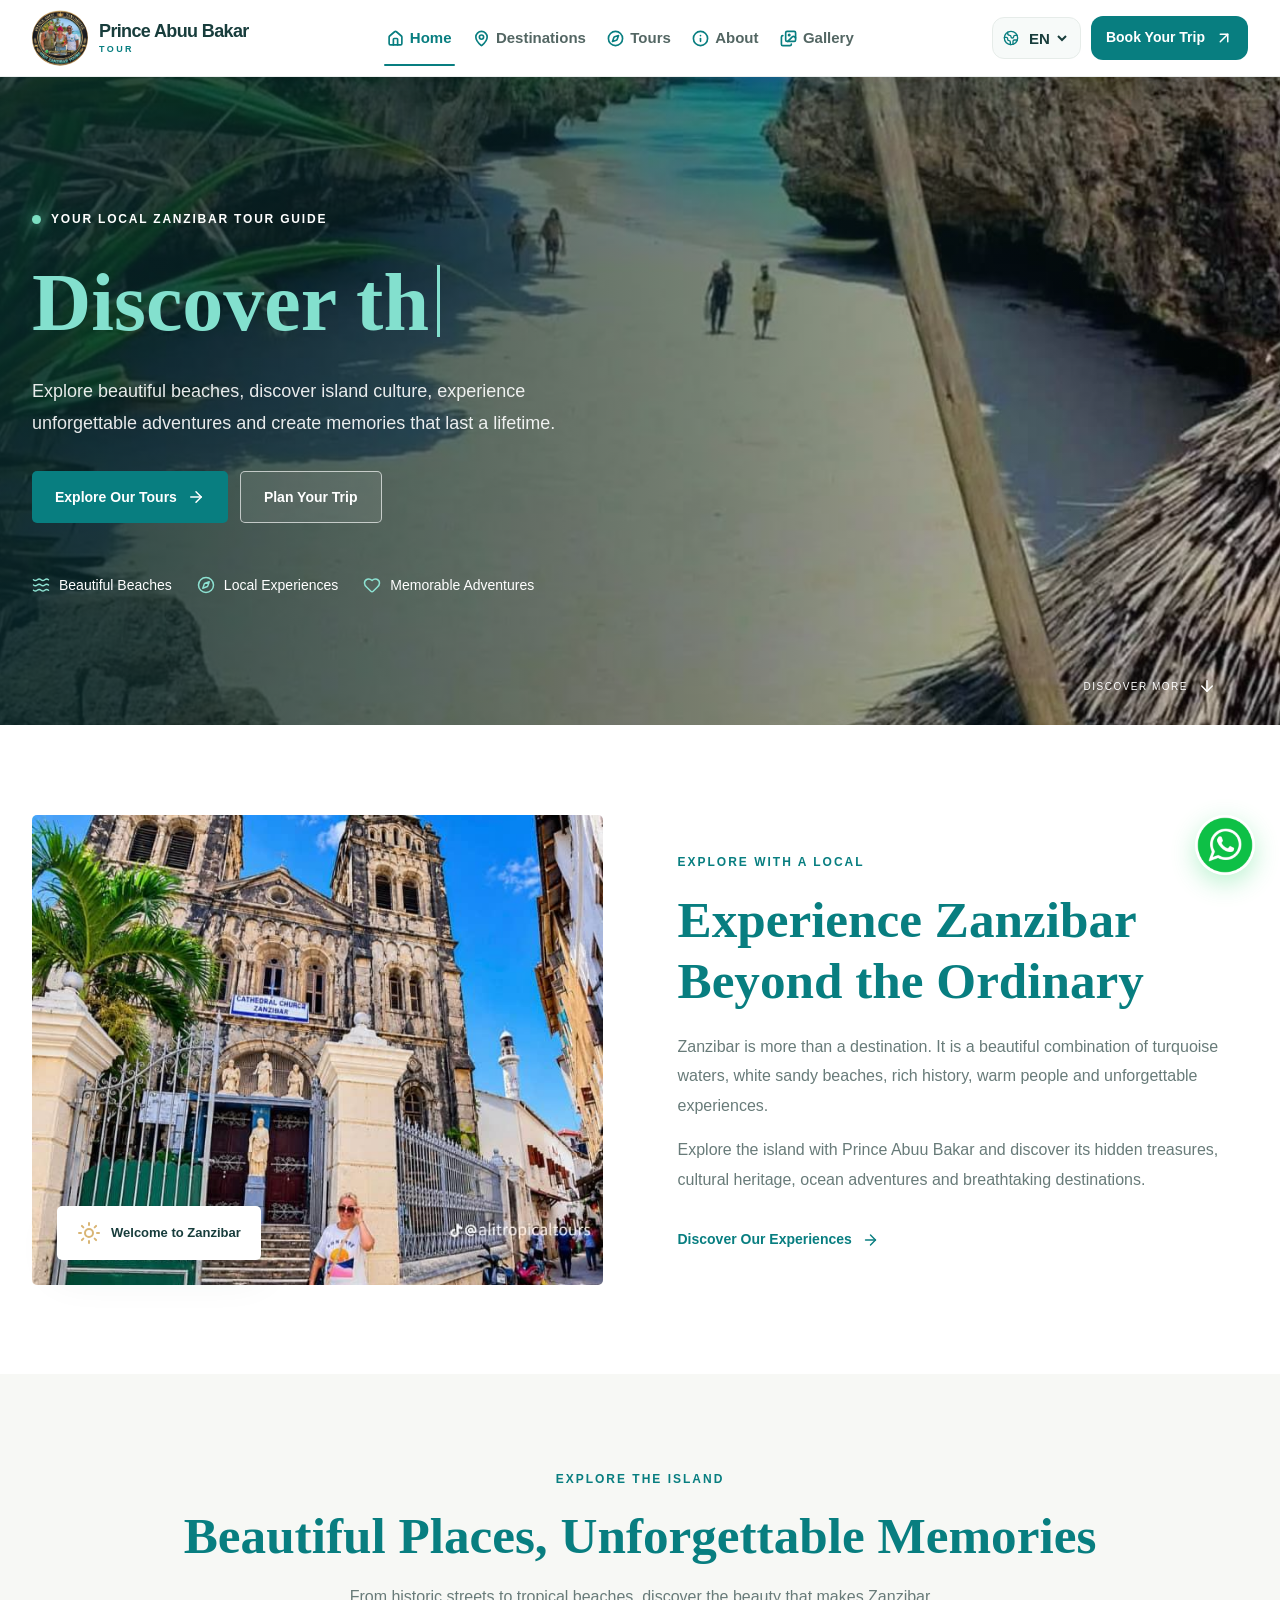
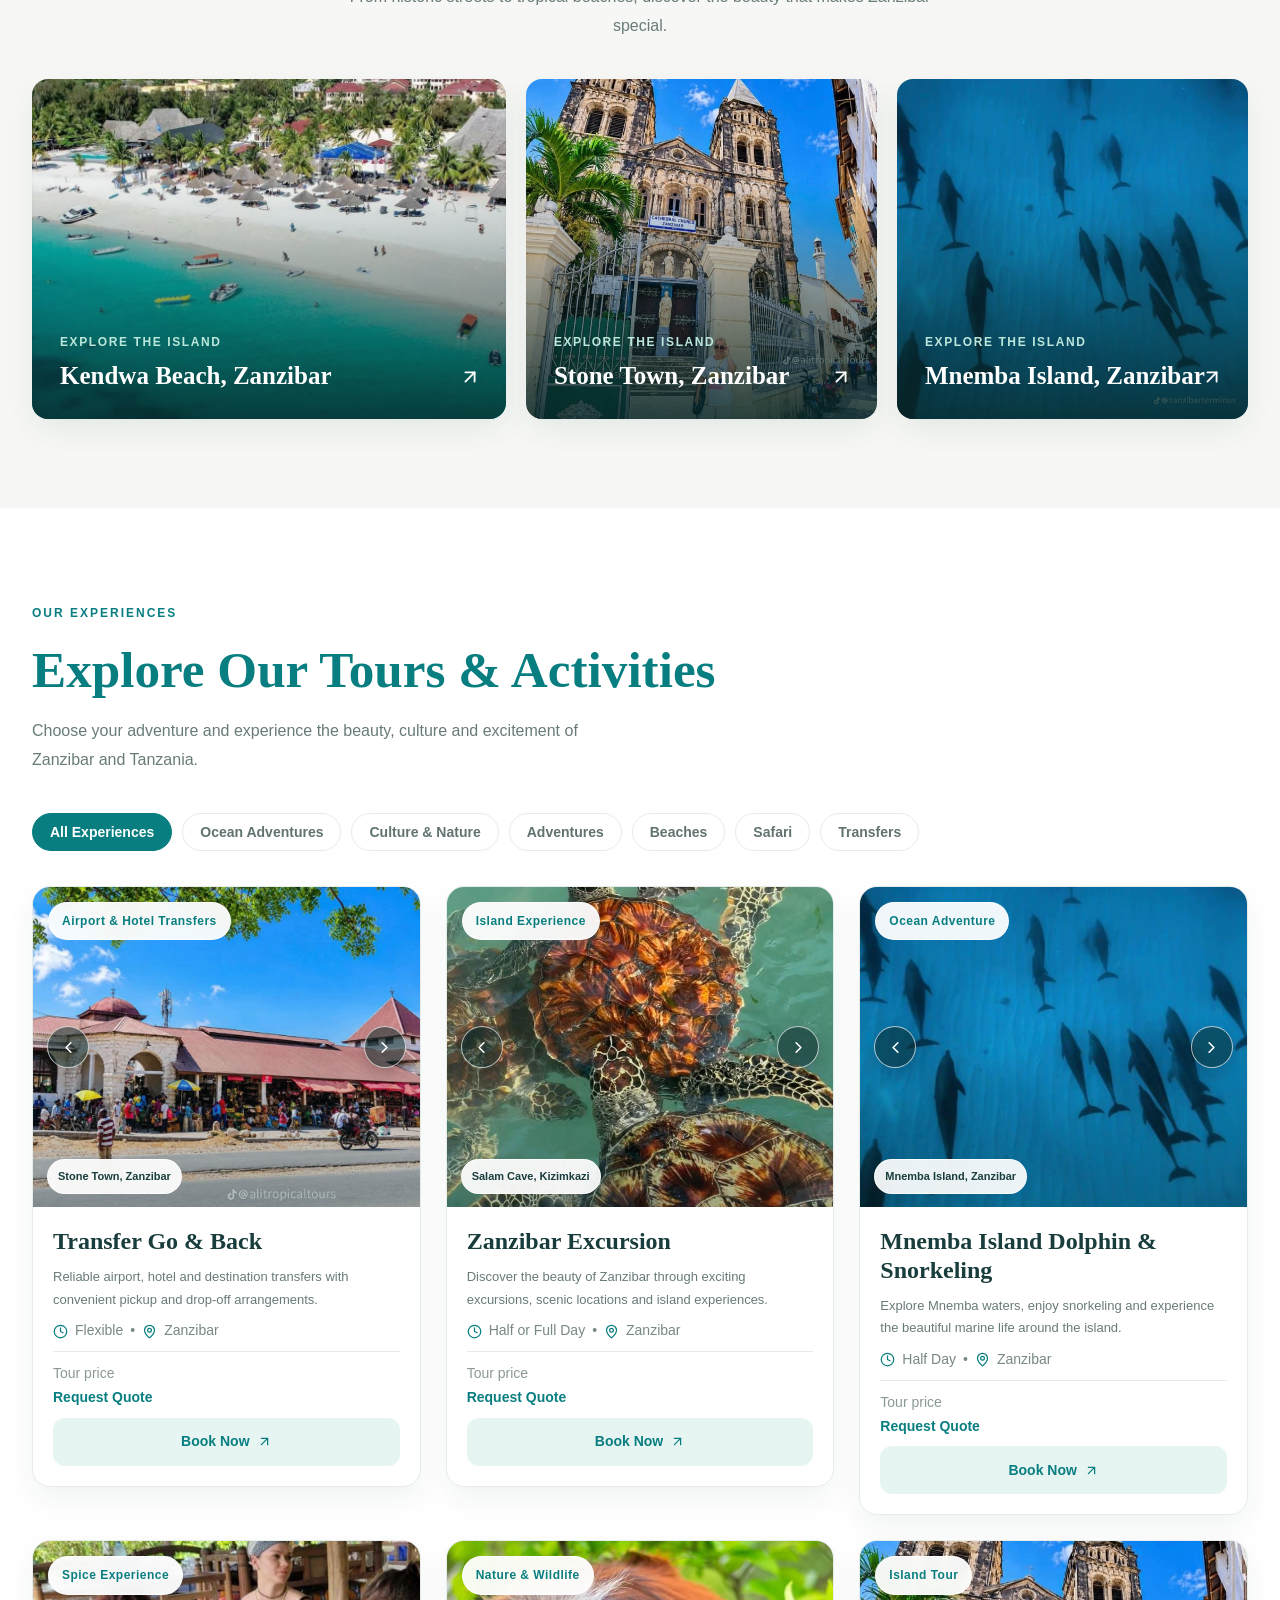
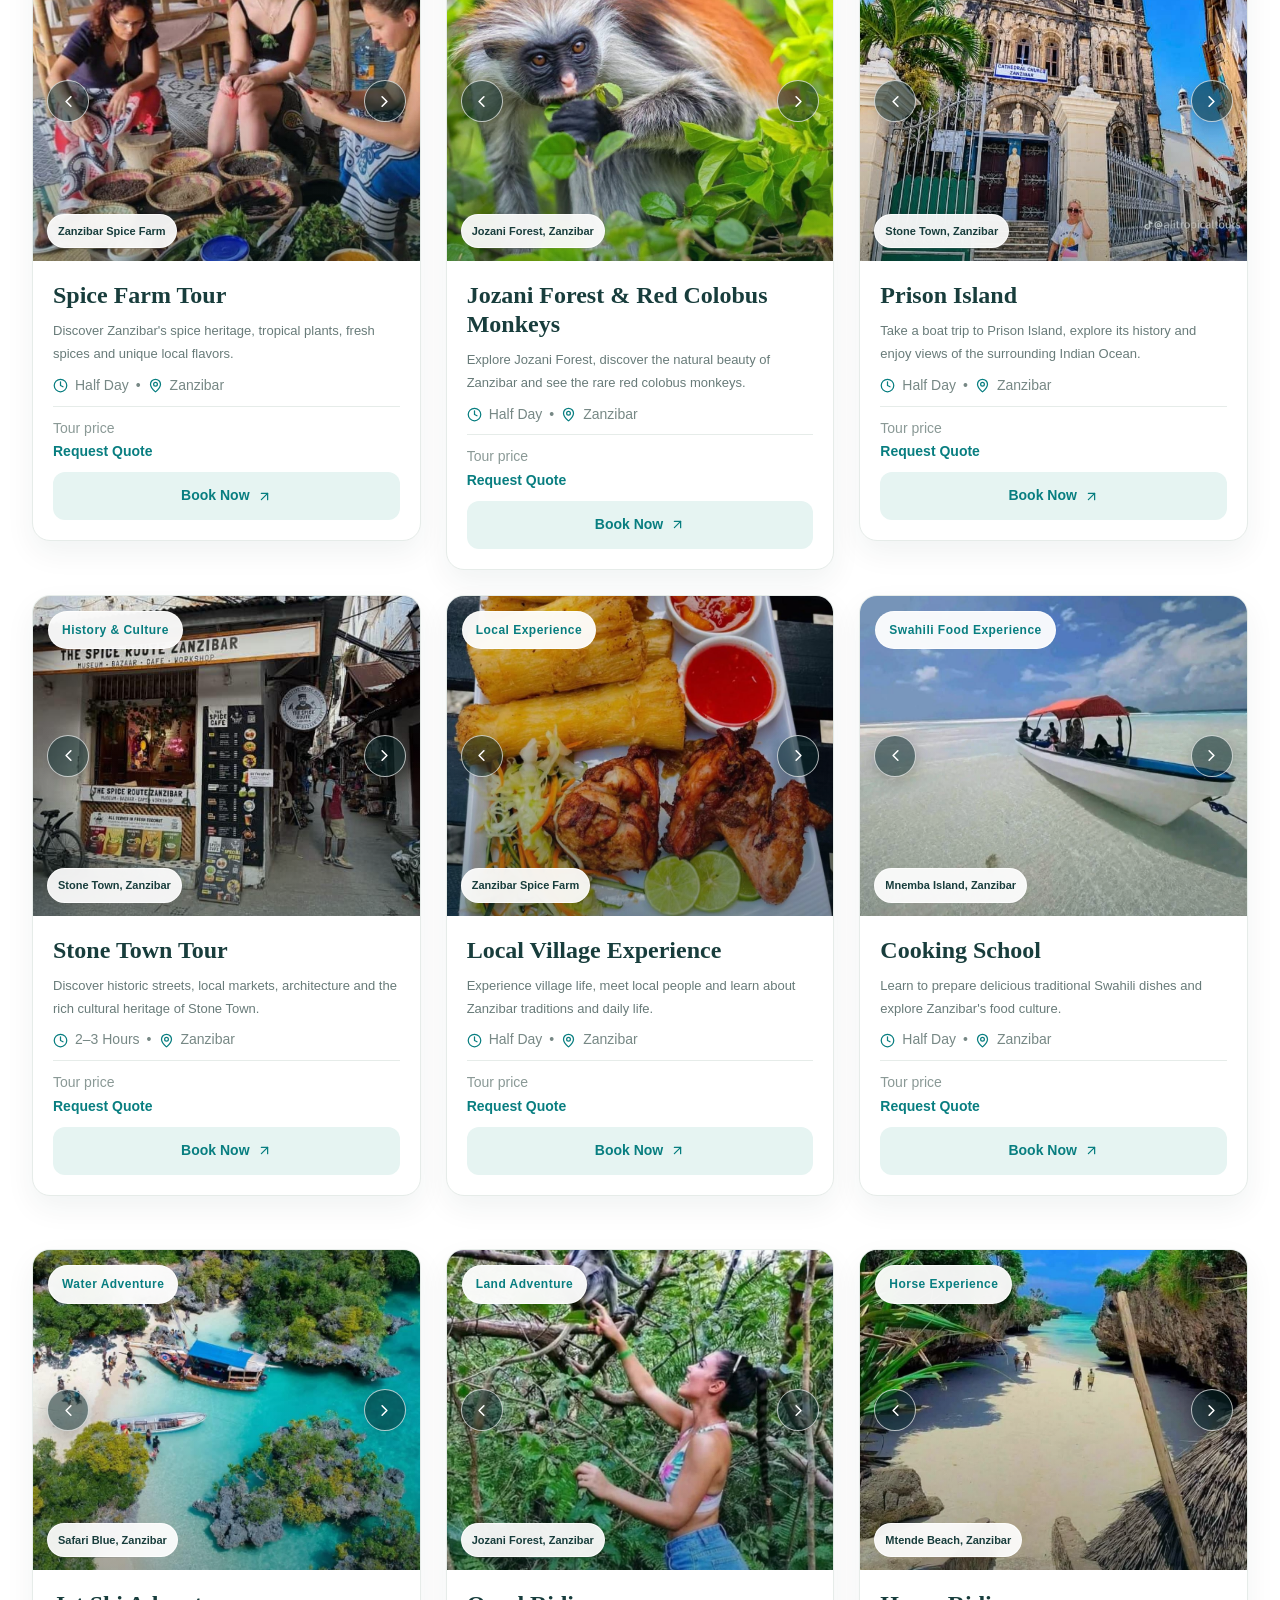
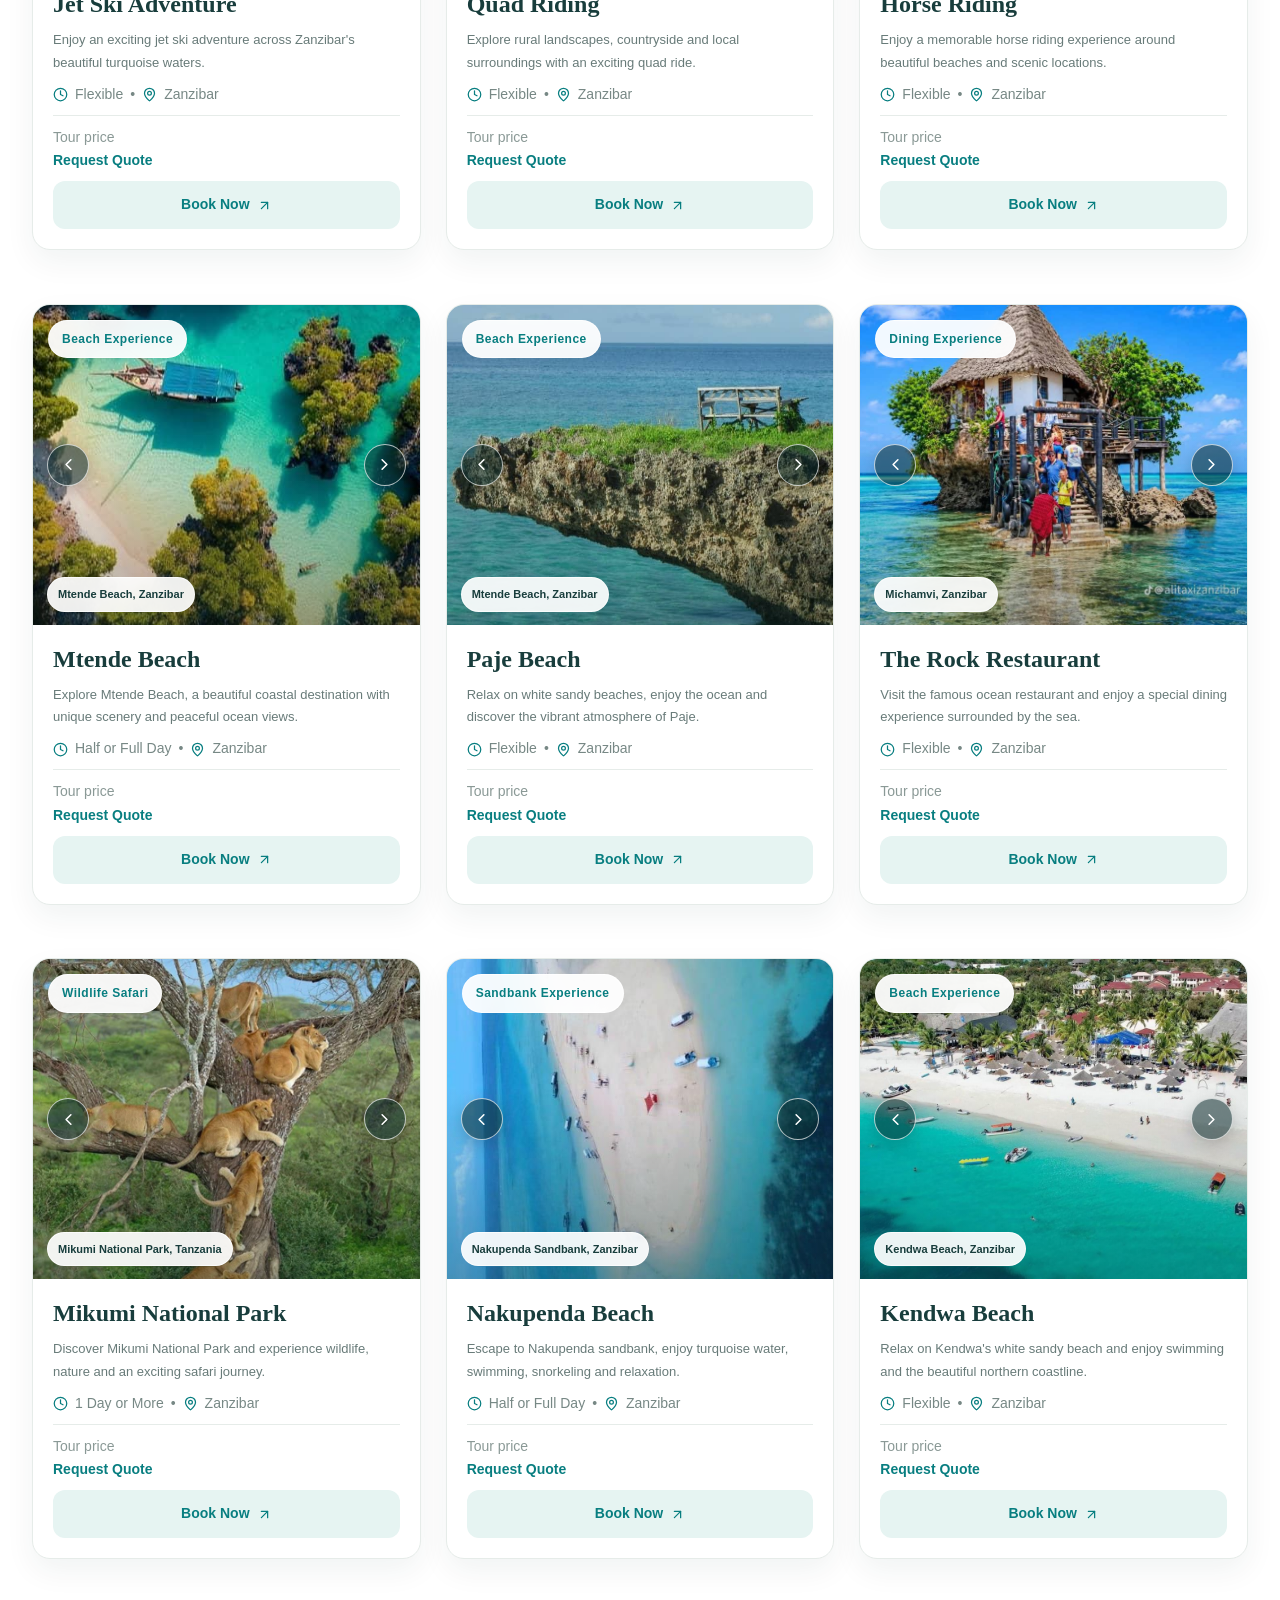
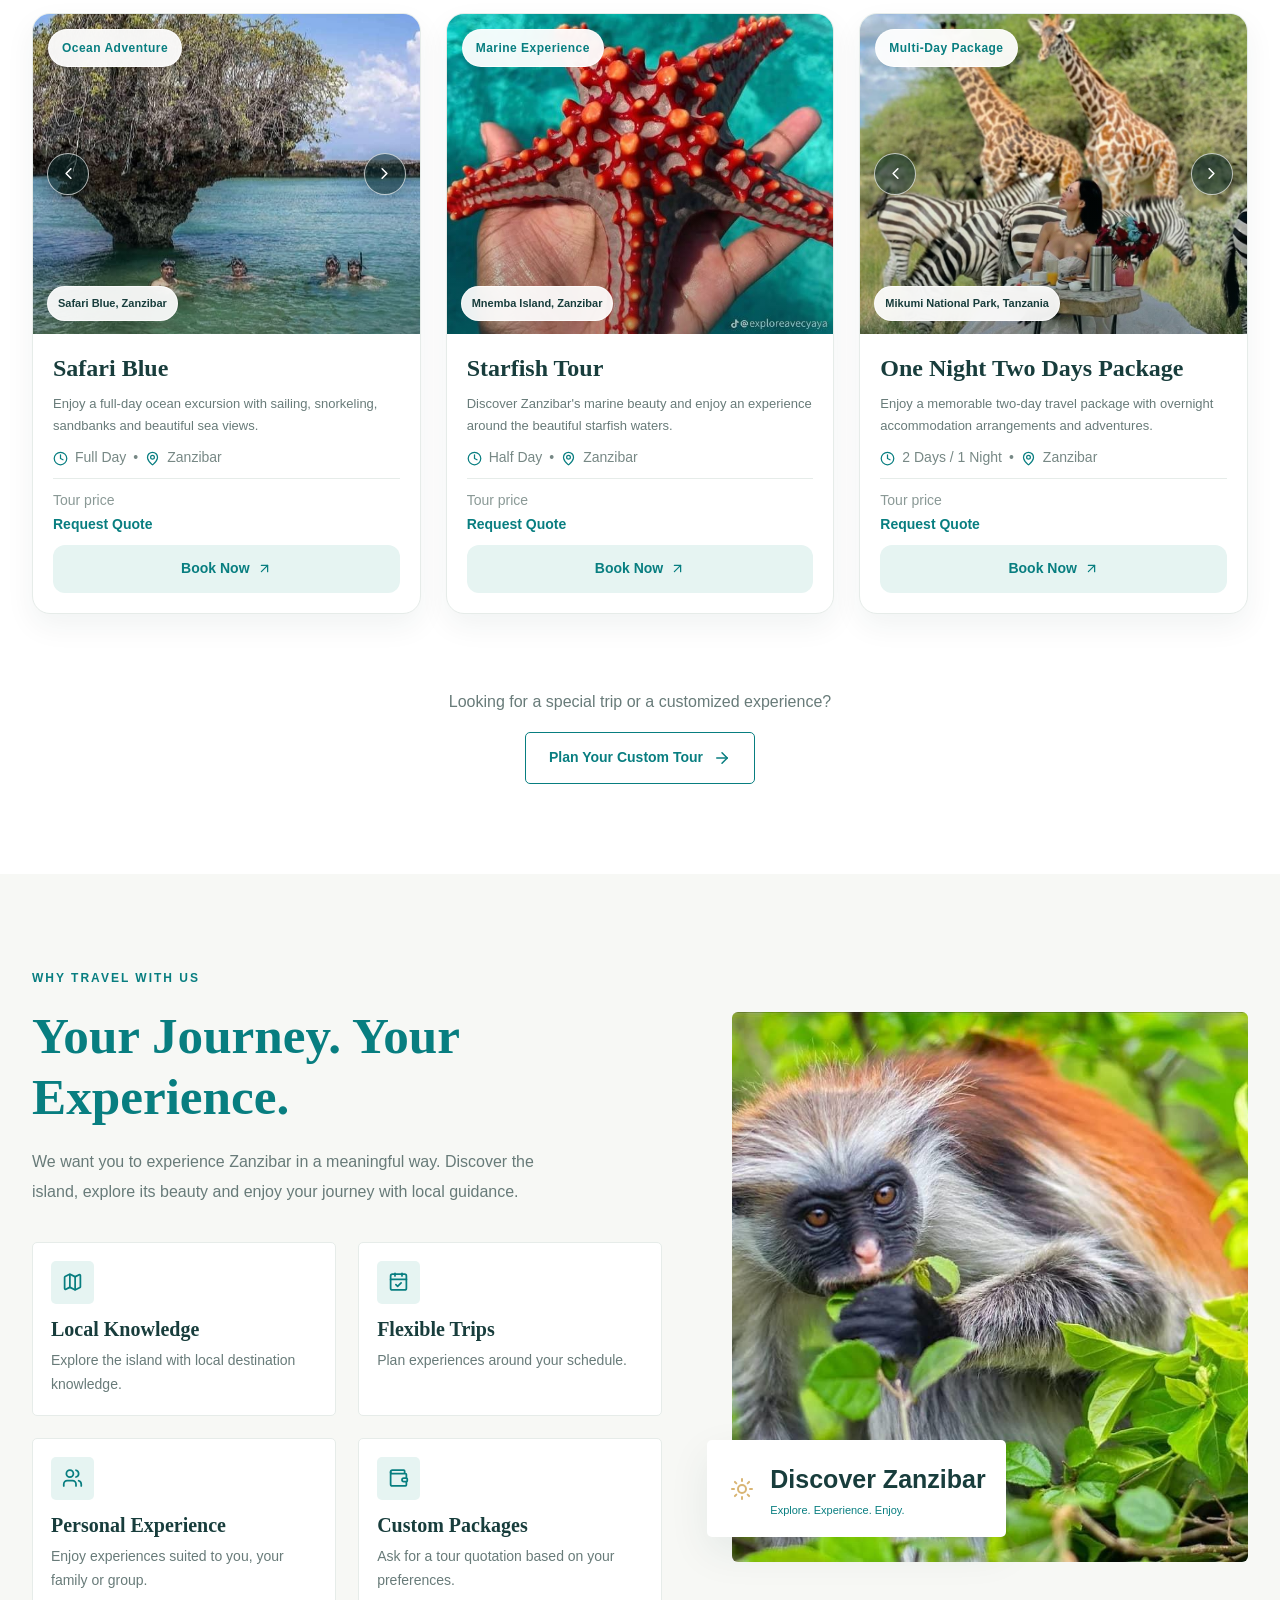
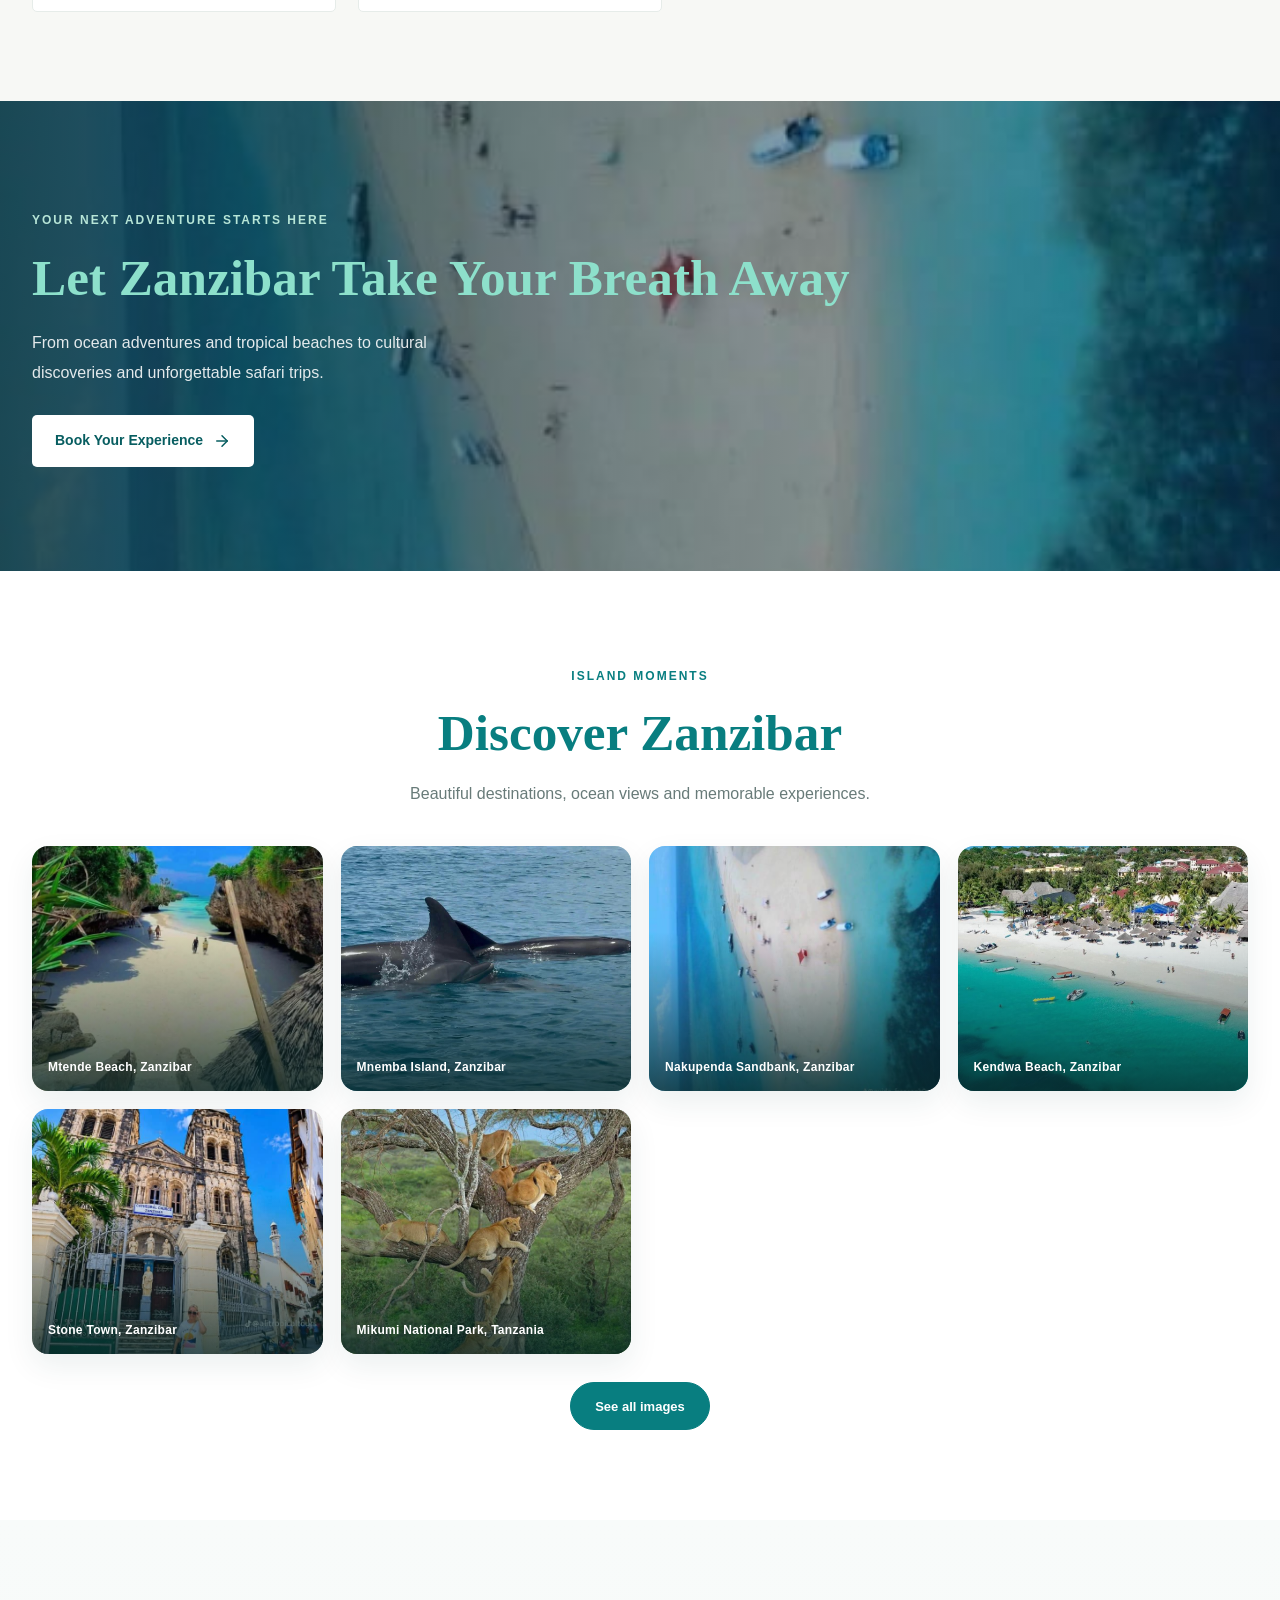
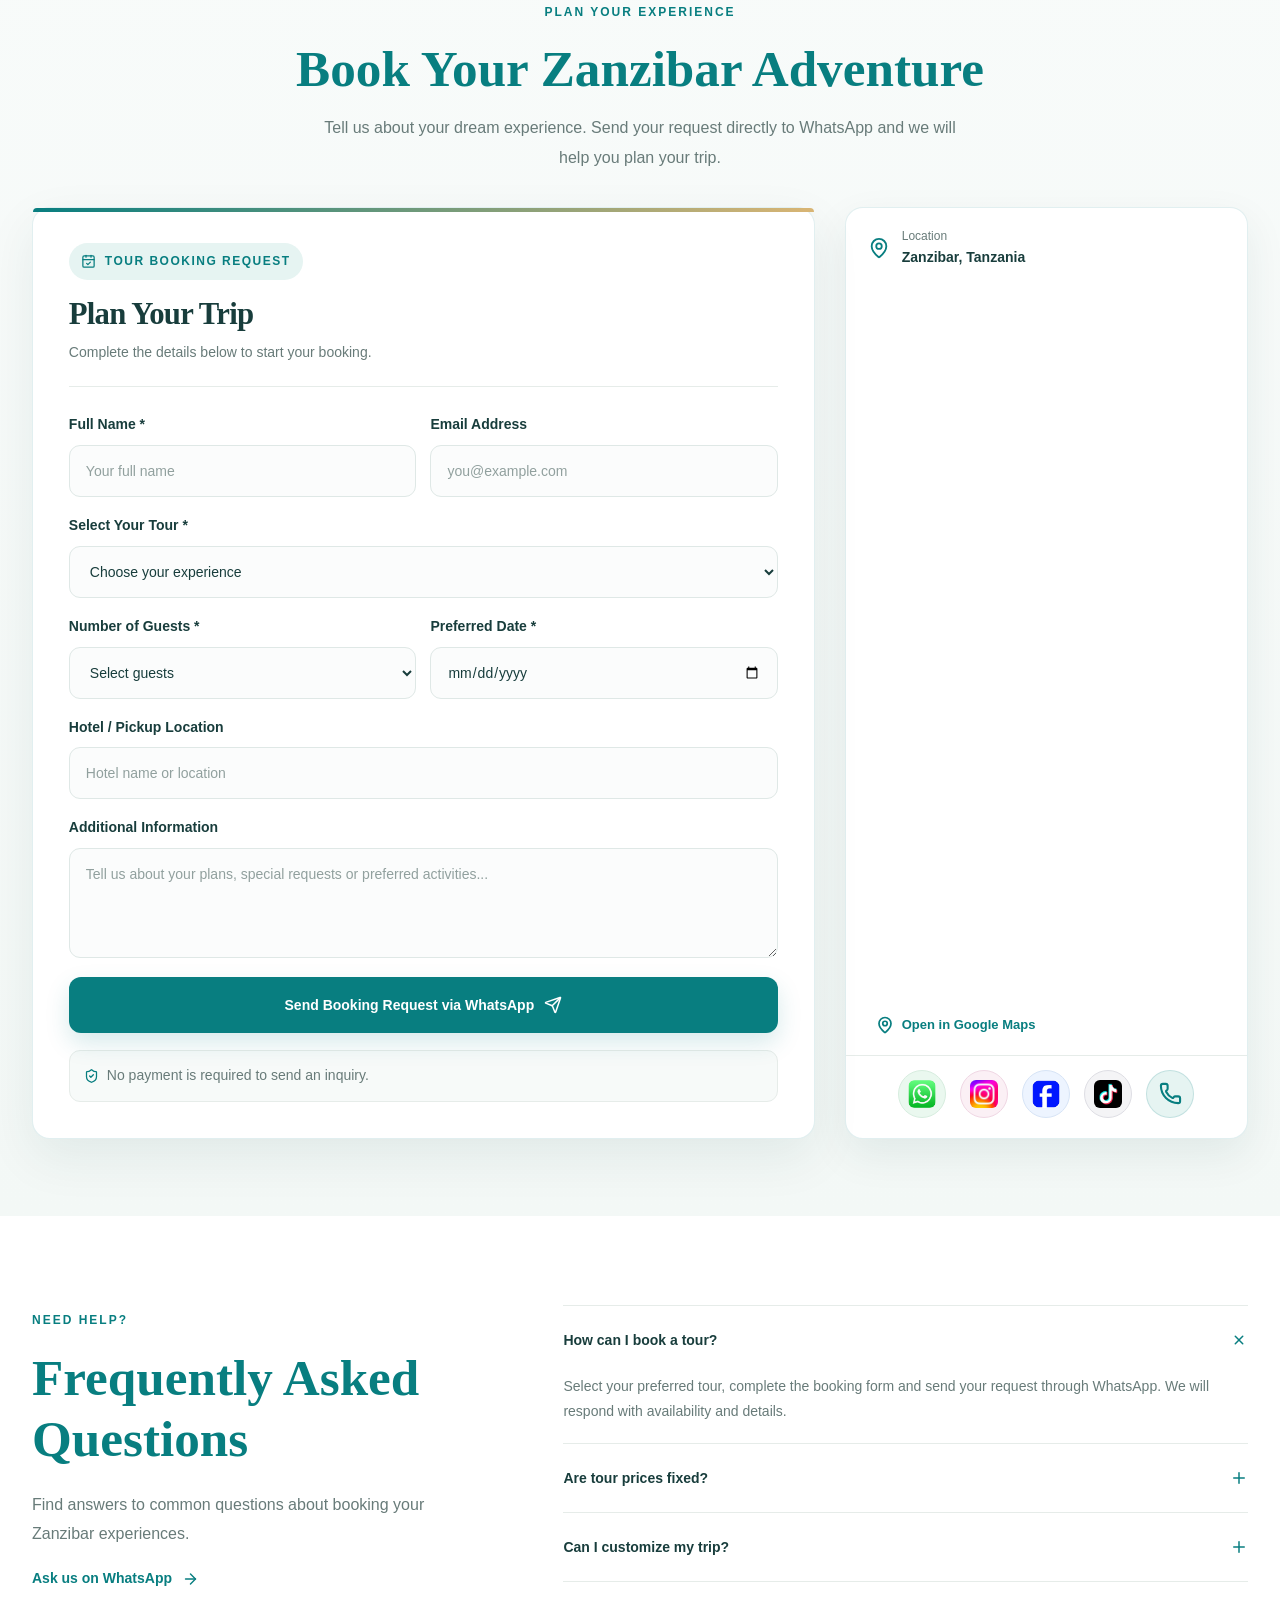
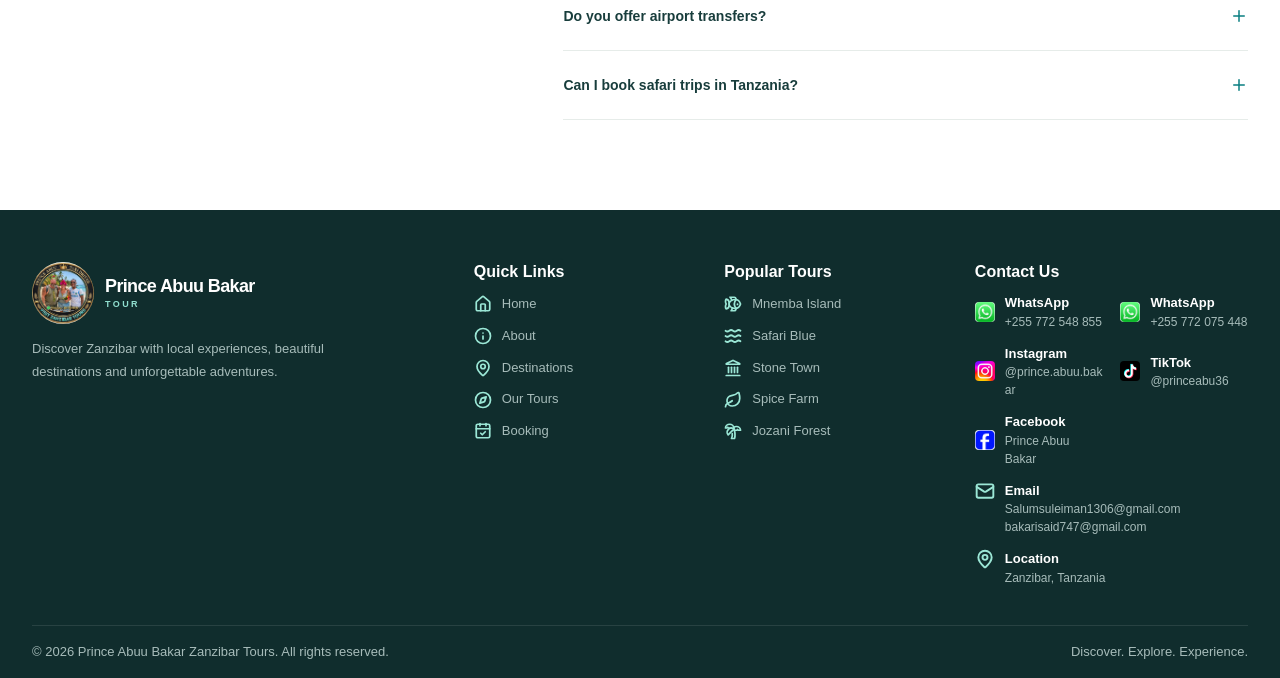
<file: index.html>
<!DOCTYPE html>
<html lang="en">
<head>
    <meta charset="UTF-8">
    <meta name="viewport" content="width=device-width, initial-scale=1.0, viewport-fit=cover">

    <title>Prince Abuu Bakar | Zanzibar Tours & Excursions</title>

    <meta name="description" content="Explore Zanzibar with Prince Abuu Bakar. Discover Mnemba Island, Safari Blue, Stone Town, spice farms, beaches, wildlife safaris and unforgettable island experiences.">

    <meta name="theme-color" content="#087e80">
    <meta name="color-scheme" content="light">

    <link rel="icon" type="image/jpeg" href="assets/images/optimized/logo.jpeg">

    <link rel="stylesheet" href="style.css">

    <script src="assets/lucide.min.js"></script>
</head>

<body>

<!-- HEADER -->
<header class="header">
    <div class="container nav-container">

        <a href="index.html" class="brand">
            <img
                src="assets/images/optimized/logo.jpeg"
                alt="Prince Abuu Bakar Zanzibar Tours"
                class="site-logo"
                width="180"
                height="60"
            >
            <span class="brand-name">Prince Abuu Bakar <small>Tour</small></span>
        </a>

        <nav class="nav-menu" id="navMenu">

            <a href="index.html">
                <i data-lucide="house" aria-hidden="true"></i>
                <span data-i18n="navHome">Home</span>
            </a>
            <a href="destinations.html">
                <i data-lucide="map-pin" aria-hidden="true"></i>
                <span data-i18n="navDestinations">Destinations</span>
            </a>
            <a href="tours.html">
                <i data-lucide="compass" aria-hidden="true"></i>
                <span data-i18n="navTours">Tours</span>
            </a>
            <a href="about.html">
                <i data-lucide="info" aria-hidden="true"></i>
                <span data-i18n="navAbout">About</span>
            </a>
            <a href="gallery.html">
                <i data-lucide="images" aria-hidden="true"></i>
                <span data-i18n="navGallery">Gallery</span>
            </a>

            <a href="booking.html" class="btn btn-primary nav-book nav-mobile-book">
                Book Your Trip
                <i data-lucide="arrow-up-right"></i>
            </a>

        </nav>

        <div class="nav-actions">
            <label class="language-picker" aria-label="Website language">
                <i data-lucide="globe-2"></i>
                <select id="languageSelect">
                    <option value="en">EN</option>
                    <option value="sw">SW</option>
                    <option value="fr">FR</option>
                    <option value="de">DE</option>
                    <option value="it">IT</option>
                    <option value="es">ES</option>
                </select>
            </label>

            <a href="booking.html" class="btn btn-primary nav-book nav-desktop-book">
                Book Your Trip
                <i data-lucide="arrow-up-right"></i>
            </a>

            <button class="menu-toggle" id="menuToggle" aria-label="Toggle navigation" aria-expanded="false" aria-controls="navMenu">
                <i data-lucide="menu"></i>
            </button>
        </div>

    </div>
</header>

<!-- HERO -->
<section class="hero" id="home">

    <div class="hero-bg" aria-hidden="true">
        <img
            src="assets/images/optimized/mtende beach1.jpeg"
            alt=""
            class="hero-photo is-active"
            fetchpriority="high"
            decoding="async"
        >
        <img
            src="assets/images/optimized/mnemb island8.jpeg"
            alt=""
            class="hero-photo"
            loading="lazy"
            decoding="async"
        >
    </div>
    <div class="hero-overlay"></div>

    <div class="container hero-container">

        <div class="hero-content">

            <span class="hero-badge">
                <span class="badge-dot"></span>
                <span data-i18n="heroBadge">YOUR LOCAL ZANZIBAR TOUR GUIDE</span>
            </span>

            <h1>
                <span data-i18n="heroTitle1">Discover the magic of</span>
                <span data-i18n="heroTitle2">Zanzibar.</span>
            </h1>

            <p class="hero-description">
                <span data-i18n="heroDescription">Explore beautiful beaches, discover island culture, experience unforgettable adventures and create memories that last a lifetime.</span>
            </p>

            <div class="hero-buttons">

                <a href="tours.html" class="btn btn-primary">
                    <span data-i18n="exploreTours">Explore Our Tours</span>
                    <i data-lucide="arrow-right"></i>
                </a>

                <a href="booking.html" class="btn btn-light-outline">
                    <span data-i18n="planTrip">Plan Your Trip</span>
                </a>

            </div>

            <div class="hero-highlights">

                <div>
                    <i data-lucide="waves"></i>
                    <span data-i18n="beautifulBeaches">Beautiful Beaches</span>
                </div>

                <div>
                    <i data-lucide="compass"></i>
                    <span data-i18n="localExperiences">Local Experiences</span>
                </div>

                <div>
                    <i data-lucide="heart"></i>
                    <span data-i18n="memorableAdventures">Memorable Adventures</span>
                </div>

            </div>

        </div>

    </div>

    <a href="about.html" class="scroll-down">
        <span data-i18n="discoverMore">DISCOVER MORE</span>
        <i data-lucide="arrow-down"></i>
    </a>

</section>

<!-- INTRO -->
<section class="intro section-padding" id="about">

    <div class="container intro-grid">

        <div class="intro-image">

            <img
                src="assets/images/optimized/ston town1.jpeg"
                alt="Historic cathedral and architecture in Stone Town"
                loading="lazy"
            >

            <div class="image-label">
                <i data-lucide="sun"></i>
                <span data-i18n="welcomeZanzibar">Welcome to Zanzibar</span>
            </div>

        </div>

        <div class="intro-content">

            <span class="section-tag" data-i18n="exploreWithLocal">EXPLORE WITH A LOCAL</span>

            <h2>
                <span data-i18n="experienceZanzibar">Experience Zanzibar</span>
                <span data-i18n="beyondOrdinary">Beyond the Ordinary</span>
            </h2>

            <p>
                <span data-i18n="introText1">Zanzibar is more than a destination. It is a beautiful combination of turquoise waters, white sandy beaches, rich history, warm people and unforgettable experiences.</span>
            </p>

            <p>
                <span data-i18n="introText2">Explore the island with Prince Abuu Bakar and discover its hidden treasures, cultural heritage, ocean adventures and breathtaking destinations.</span>
            </p>

            <a href="tours.html" class="text-link">
                <span data-i18n="discoverExperiences">Discover Our Experiences</span>
                <i data-lucide="arrow-right"></i>
            </a>

        </div>

    </div>

</section>

<!-- DESTINATIONS -->
<section class="destinations section-padding" id="destinations">

    <div class="container">

        <div class="section-heading center">

            <span class="section-tag" data-i18n="exploreIsland">EXPLORE THE ISLAND</span>

            <h2><span data-i18n="beautifulPlaces">Beautiful Places,</span> <span data-i18n="unforgettableMemories">Unforgettable Memories</span></h2>

            <p>
                <span data-i18n="destinationIntro">From historic streets to tropical beaches, discover the beauty that makes Zanzibar special.</span>
            </p>

        </div>

        <div class="destination-grid">

            <article class="destination-card destination-large" data-destination-index="0">

                <img
                    src="assets/images/optimized/kendwa beach1.jpeg"
                    alt="Kendwa Beach and its turquoise Indian Ocean water"
                    class="destination-photo is-active"
                    loading="lazy"
                    decoding="async"
                    data-photo-index="0"
                    aria-hidden="false"
                >
                <img
                    src="assets/images/optimized/kendwa beach1.jpeg"
                    alt=""
                    class="destination-photo"
                    loading="lazy"
                    decoding="async"
                    data-photo-index="1"
                    aria-hidden="true"
                >

                <div class="destination-overlay">
                    <span data-i18n="exploreIsland">EXPLORE THE ISLAND</span>
                    <h3 class="destination-photo-caption">Kendwa Beach, Zanzibar</h3>
                    <i data-lucide="arrow-up-right"></i>
                </div>

            </article>

            <article class="destination-card" data-destination-index="1">

                <img
                    src="assets/images/optimized/ston town1.jpeg"
                    alt="Stone Town's historic cathedral and surrounding streets"
                    class="destination-photo is-active"
                    loading="lazy"
                    decoding="async"
                    data-photo-index="0"
                    aria-hidden="false"
                >
                <img
                    src="assets/images/optimized/ston town1.jpeg"
                    alt=""
                    class="destination-photo"
                    loading="lazy"
                    decoding="async"
                    data-photo-index="1"
                    aria-hidden="true"
                >

                <div class="destination-overlay">
                    <span data-i18n="exploreIsland">EXPLORE THE ISLAND</span>
                    <h3 class="destination-photo-caption">Stone Town, Zanzibar</h3>
                    <i data-lucide="arrow-up-right"></i>
                </div>

            </article>

            <article class="destination-card" data-destination-index="2">

                <img
                    src="assets/images/optimized/mnemb island3.jpeg"
                    alt="Dolphins swimming in clear water near Mnemba Island"
                    class="destination-photo is-active"
                    loading="lazy"
                    decoding="async"
                    data-photo-index="0"
                    aria-hidden="false"
                >
                <img
                    src="assets/images/optimized/mnemb island3.jpeg"
                    alt=""
                    class="destination-photo"
                    loading="lazy"
                    decoding="async"
                    data-photo-index="1"
                    aria-hidden="true"
                >

                <div class="destination-overlay">
                    <span data-i18n="exploreIsland">EXPLORE THE ISLAND</span>
                    <h3 class="destination-photo-caption">Mnemba Island, Zanzibar</h3>
                    <i data-lucide="arrow-up-right"></i>
                </div>

            </article>

        </div>

    </div>

</section>

<!-- TOURS -->
<section class="tours section-padding" id="tours">

    <div class="container">

        <div class="section-heading">

            <span class="section-tag" data-i18n="ourExperiences">OUR EXPERIENCES</span>

            <h2><span data-i18n="exploreOur">Explore Our</span> <span data-i18n="toursActivities">Tours & Activities</span></h2>

            <p>
                <span data-i18n="tourIntro">Choose your adventure and experience the beauty, culture and excitement of Zanzibar and Tanzania.</span>
            </p>

        </div>

        <!-- FILTER BUTTONS -->
        <div class="tour-filters" id="tourFilters">

            <button class="filter-btn active" data-filter="all">
                <span data-i18n="filterAll">All Experiences</span>
            </button>

            <button class="filter-btn" data-filter="ocean">
                <span data-i18n="filterOcean">Ocean Adventures</span>
            </button>

            <button class="filter-btn" data-filter="culture">
                <span data-i18n="filterCulture">Culture & Nature</span>
            </button>

            <button class="filter-btn" data-filter="adventure">
                <span data-i18n="filterAdventure">Adventures</span>
            </button>

            <button class="filter-btn" data-filter="beaches">
                <span data-i18n="filterBeaches">Beaches</span>
            </button>

            <button class="filter-btn" data-filter="safari">
                <span data-i18n="filterSafari">Safari</span>
            </button>

            <button class="filter-btn" data-filter="transport">
                <span data-i18n="filterTransfers">Transfers</span>
            </button>

        </div>

        <!-- TOUR CARDS -->
        <div class="tour-grid" id="tourGrid"></div>

        <div class="tour-bottom">

            <p>
                <span data-i18n="customTripIntro">Looking for a special trip or a customized experience?</span>
            </p>

            <a href="booking.html" class="btn btn-outline">
                <span data-i18n="customTour">Plan Your Custom Tour</span>
                <i data-lucide="arrow-right"></i>
            </a>

        </div>

    </div>

</section>

<!-- WHY CHOOSE US -->
<section class="why-us section-padding">

    <div class="container why-grid">

        <div class="why-content">

            <span class="section-tag" data-i18n="whyTravel">WHY TRAVEL WITH US</span>

            <h2>
                <span data-i18n="yourJourney">Your Journey.</span>
                <span data-i18n="yourExperience">Your Experience.</span>
            </h2>

            <p>
                <span data-i18n="whyIntro">We want you to experience Zanzibar in a meaningful way. Discover the island, explore its beauty and enjoy your journey with local guidance.</span>
            </p>

            <div class="features-grid">

                <article class="feature-card">

                    <div class="feature-icon">
                        <i data-lucide="map"></i>
                    </div>

                    <h3 data-i18n="localKnowledge">Local Knowledge</h3>

                    <p>
                        <span data-i18n="localKnowledgeText">Explore the island with local destination knowledge.</span>
                    </p>

                </article>

                <article class="feature-card">

                    <div class="feature-icon">
                        <i data-lucide="calendar-check"></i>
                    </div>

                    <h3 data-i18n="flexibleTrips">Flexible Trips</h3>

                    <p>
                        <span data-i18n="flexibleTripsText">Plan experiences around your schedule.</span>
                    </p>

                </article>

                <article class="feature-card">

                    <div class="feature-icon">
                        <i data-lucide="users"></i>
                    </div>

                    <h3 data-i18n="personalExperience">Personal Experience</h3>

                    <p>
                        <span data-i18n="personalExperienceText">Enjoy experiences suited to you, your family or group.</span>
                    </p>

                </article>

                <article class="feature-card">

                    <div class="feature-icon">
                        <i data-lucide="wallet"></i>
                    </div>

                    <h3 data-i18n="customPackages">Custom Packages</h3>

                    <p>
                        <span data-i18n="customPackagesText">Ask for a tour quotation based on your preferences.</span>
                    </p>

                </article>

            </div>

        </div>

        <div class="why-image">

            <img
                src="assets/images/optimized/jozani1.jpeg"
                alt="A red colobus monkey in Zanzibar's Jozani Forest"
                loading="lazy"
            >

            <div class="why-image-note">
                <i data-lucide="sun"></i>

                <div>
                    <strong data-i18n="discoverZanzibar">Discover Zanzibar</strong>
                    <span data-i18n="exploreEnjoy">Explore. Experience. Enjoy.</span>
                </div>
            </div>

        </div>

    </div>

</section>

<!-- EXPERIENCE BANNER -->
<section class="experience-banner">

    <img
        src="assets/images/optimized/nakupenda1.jpeg"
        alt="Nakupenda sandbank surrounded by clear turquoise water"
        loading="lazy"
    >

    <div class="experience-overlay"></div>

    <div class="container experience-content">

        <span class="section-tag light-tag" data-i18n="nextAdventure">
            YOUR NEXT ADVENTURE STARTS HERE
        </span>

        <h2>
            <span data-i18n="letZanzibarTake">Let Zanzibar Take</span>
            <span data-i18n="breathAway">Your Breath Away</span>
        </h2>

        <p>
            <span data-i18n="bannerText">From ocean adventures and tropical beaches to cultural discoveries and unforgettable safari trips.</span>
        </p>

        <a href="booking.html" class="btn btn-white">
            <span data-i18n="bookExperience">Book Your Experience</span>
            <i data-lucide="arrow-right"></i>
        </a>

    </div>

</section>

<!-- GALLERY -->
<section class="gallery section-padding" id="gallery">

    <div class="container">

        <div class="section-heading center">

            <span class="section-tag" data-i18n="islandMoments">ISLAND MOMENTS</span>

            <h2><span data-i18n="discover">Discover</span> <span>Zanzibar</span></h2>

            <p>
                <span data-i18n="galleryIntro">Beautiful destinations, ocean views and memorable experiences.</span>
            </p>

        </div>

        <div class="gallery-grid" id="photoGallery" role="list" aria-label="Zanzibar tour photo gallery"></div>
        <div class="gallery-actions">
            <button
                class="gallery-toggle"
                id="galleryToggle"
                type="button"
                aria-controls="extraPhotoGallery"
                aria-expanded="false"
            >
                See all images
            </button>
        </div>
        <div
            class="gallery-grid gallery-extra-grid"
            id="extraPhotoGallery"
            role="list"
            aria-label="More Zanzibar tour photos"
            hidden
        ></div>

    </div>

</section>

<!-- BOOKING -->
<section class="booking section-padding" id="booking">

    <div class="container booking-grid">

        <div class="booking-info">

            <span class="section-tag" data-i18n="planExperience">PLAN YOUR EXPERIENCE</span>

            <h2>
                <span data-i18n="bookYour">Book Your</span>
                <span data-i18n="zanzibarAdventure">Zanzibar Adventure</span>
            </h2>

            <p>
                <span data-i18n="bookingIntro">Tell us about your dream experience. Send your request directly to WhatsApp and we will help you plan your trip.</span>
            </p>

        </div>

        <div class="booking-form-wrapper">

            <div class="booking-form-header">

                <div class="booking-form-kicker">
                    <i data-lucide="calendar-check" aria-hidden="true"></i>
                    <span class="form-label" data-i18n="bookingRequest">TOUR BOOKING REQUEST</span>
                </div>

                <h3 data-i18n="planYourTrip">Plan Your Trip</h3>

                <p data-i18n="bookingFormIntro">Complete the details below to start your booking.</p>

            </div>

            <form class="booking-form" id="bookingForm">

                <div class="form-row">

                    <div class="form-group">

                        <label for="fullName" data-i18n="fullName">Full Name *</label>

                        <input
                            type="text"
                            id="fullName"
                            placeholder="Your full name"
                            required
                        >

                    </div>

                    <div class="form-group">

                        <label for="email" data-i18n="emailAddress">Email Address</label>

                        <input
                            type="email"
                            id="email"
                            placeholder="you@example.com"
                        >

                    </div>

                </div>

                <div class="form-group">

                    <label for="tourSelect" data-i18n="selectTour">Select Your Tour *</label>

                    <select id="tourSelect" required>

                        <option value="" data-i18n="chooseExperience">Choose your experience</option>

                    </select>

                </div>

                <div class="form-row">

                    <div class="form-group">

                        <label for="guests" data-i18n="numberGuests">Number of Guests *</label>

                        <select id="guests" required>

                            <option value="" data-i18n="selectGuests">Select guests</option>
                            <option value="1 Person" data-i18n="guest1">1 Person</option>
                            <option value="2 People" data-i18n="guest2">2 People</option>
                            <option value="3 People" data-i18n="guest3">3 People</option>
                            <option value="4 People" data-i18n="guest4">4 People</option>
                            <option value="5 People" data-i18n="guest5">5 People</option>
                            <option value="6-10 People" data-i18n="guest6">6–10 People</option>
                            <option value="More than 10 People" data-i18n="guest10">More than 10</option>

                        </select>

                    </div>

                    <div class="form-group">

                        <label for="travelDate" data-i18n="preferredDate">Preferred Date *</label>

                        <input
                            type="date"
                            id="travelDate"
                            required
                        >

                    </div>

                </div>

                <div class="form-group">

                    <label for="hotelLocation" data-i18n="hotelLocation">Hotel / Pickup Location</label>

                    <input
                        type="text"
                        id="hotelLocation"
                        placeholder="Hotel name or location"
                    >

                </div>

                <div class="form-group">

                    <label for="message" data-i18n="additionalInfo">Additional Information</label>

                    <textarea
                        id="message"
                        placeholder="Tell us about your plans, special requests or preferred activities..."
                    ></textarea>

                </div>

                <button type="submit" class="btn btn-primary form-submit">

                    <span data-i18n="sendBooking">Send Booking Request via WhatsApp</span>

                    <i data-lucide="send"></i>

                </button>

                <p class="form-note">
                    <i data-lucide="shield-check"></i>
                    <span data-i18n="formNote">No payment is required to send an inquiry.</span>
                </p>

            </form>

        </div>

        <div class="location-map-card">
            <div class="location-map-header">
                <i data-lucide="map-pin" aria-hidden="true"></i>
                <div>
                    <span data-i18n="location">Location</span>
                    <strong>Zanzibar, Tanzania</strong>
                </div>
            </div>

            <iframe
                class="google-map"
                title="Zanzibar map"
                src="https://www.google.com/maps?q=Zanzibar,+Tanzania&output=embed"
                loading="lazy"
                referrerpolicy="no-referrer-when-downgrade"
                allowfullscreen
            ></iframe>

            <a
                href="https://www.google.com/maps/search/?api=1&query=Zanzibar,Tanzania"
                target="_blank"
                rel="noopener noreferrer"
                class="map-link"
            >
                <i data-lucide="map-pin" aria-hidden="true"></i>
                <span data-i18n="openInMaps">Open in Google Maps</span>
            </a>

            <div class="map-contact-actions" role="group" aria-label="Contact options">
                <a
                    href="https://wa.me/255772548855"
                    target="_blank"
                    rel="noopener noreferrer"
                    class="map-contact-icon map-contact-whatsapp"
                    aria-label="WhatsApp"
                >
                    <img src="assets/images/optimized/what.jpg" alt="" aria-hidden="true">
                </a>
                <a
                    href="https://www.instagram.com/prince.abuu.bakar/"
                    target="_blank"
                    rel="noopener noreferrer"
                    class="map-contact-icon map-contact-instagram"
                    aria-label="Instagram"
                >
                    <img src="assets/images/optimized/insta.jpg" alt="" aria-hidden="true">
                </a>
                <a
                    href="https://www.facebook.com/share/1E7sCqmDXC/"
                    target="_blank"
                    rel="noopener noreferrer"
                    class="map-contact-icon map-contact-facebook"
                    aria-label="Facebook"
                >
                    <img src="assets/images/optimized/facebook.jpg" alt="" aria-hidden="true">
                </a>
                <a
                    href="https://www.tiktok.com/@princeabu36?_r=1&amp;_t=ZS-9Be3h5L3zU2"
                    target="_blank"
                    rel="noopener noreferrer"
                    class="map-contact-icon map-contact-tiktok"
                    aria-label="TikTok"
                >
                    <img src="assets/images/optimized/Ticktok.jpg" alt="" aria-hidden="true">
                </a>
                <a
                    href="tel:+255772548855"
                    class="map-contact-icon map-contact-call"
                    aria-label="Call Zanzibar Tours"
                >
                    <i data-lucide="phone" aria-hidden="true"></i>
                </a>
            </div>
        </div>

    </div>

</section>

<!-- FAQ -->
<section class="faq section-padding">

    <div class="container faq-grid">

        <div class="faq-heading">

            <span class="section-tag" data-i18n="needHelp">NEED HELP?</span>

            <h2><span data-i18n="frequently">Frequently</span> <span data-i18n="askedQuestions">Asked Questions</span></h2>

            <p>
                <span data-i18n="faqIntro">Find answers to common questions about booking your Zanzibar experiences.</span>
            </p>

            <a href="https://wa.me/255772548855" target="_blank" class="text-link">
                <span data-i18n="askWhatsApp">Ask us on WhatsApp</span>
                <i data-lucide="arrow-right"></i>
            </a>

        </div>

        <div class="faq-list">

            <div class="faq-item active">

                <button class="faq-question">

                    <span data-i18n="faqQ1">How can I book a tour?</span>

                    <i data-lucide="plus"></i>

                </button>

                <div class="faq-answer">

                    <p>
                        <span data-i18n="faqA1">Select your preferred tour, complete the booking form and send your request through WhatsApp. We will respond with availability and details.</span>
                    </p>

                </div>

            </div>

            <div class="faq-item">

                <button class="faq-question">

                    <span data-i18n="faqQ2">Are tour prices fixed?</span>

                    <i data-lucide="plus"></i>

                </button>

                <div class="faq-answer">

                    <p>
                        <span data-i18n="faqA2">Prices may depend on the selected activity, number of guests, transport and package details. Contact us for a quotation.</span>
                    </p>

                </div>

            </div>

            <div class="faq-item">

                <button class="faq-question">

                    <span data-i18n="faqQ3">Can I customize my trip?</span>

                    <i data-lucide="plus"></i>

                </button>

                <div class="faq-answer">

                    <p>
                        <span data-i18n="faqA3">Yes. You can request a personalized itinerary based on your travel dates, interests, activities and available time.</span>
                    </p>

                </div>

            </div>

            <div class="faq-item">

                <button class="faq-question">

                    <span data-i18n="faqQ4">Do you offer airport transfers?</span>

                    <i data-lucide="plus"></i>

                </button>

                <div class="faq-answer">

                    <p>
                        <span data-i18n="faqA4">Yes. Airport pickup, hotel transfers and transportation arrangements can be requested.</span>
                    </p>

                </div>

            </div>

            <div class="faq-item">

                <button class="faq-question">

                    <span data-i18n="faqQ5">Can I book safari trips in Tanzania?</span>

                    <i data-lucide="plus"></i>

                </button>

                <div class="faq-answer">

                    <p>
                        <span data-i18n="faqA5">Yes. You can inquire about Tanzania safari trips, including Mikumi National Park and other available destinations.</span>
                    </p>

                </div>

            </div>

        </div>

    </div>

</section>

<!-- FOOTER -->
<footer class="footer">

    <div class="container">

        <div class="footer-main">

            <div class="footer-brand">

                <a href="index.html" class="brand">

                    <img
                        src="assets/images/optimized/logo.jpeg"
                        alt="Prince Abuu Bakar Zanzibar Tours"
                        class="site-logo footer-logo"
                        width="62"
                        height="62"
                        loading="lazy"
                    >
                    <span class="brand-name footer-brand-name">Prince Abuu Bakar <small>Tour</small></span>

                </a>

                <p data-i18n="footerText">
                    Discover Zanzibar with local experiences, beautiful destinations and unforgettable adventures.
                </p>

            </div>

            <div class="footer-column">

                <h4 data-i18n="quickLinks">Quick Links</h4>

                <a href="index.html">
                    <i data-lucide="house" aria-hidden="true"></i>
                    <span data-i18n="navHome">Home</span>
                </a>
                <a href="about.html">
                    <i data-lucide="info" aria-hidden="true"></i>
                    <span data-i18n="navAbout">About</span>
                </a>
                <a href="destinations.html">
                    <i data-lucide="map-pin" aria-hidden="true"></i>
                    <span data-i18n="navDestinations">Destinations</span>
                </a>
                <a href="tours.html">
                    <i data-lucide="compass" aria-hidden="true"></i>
                    <span data-i18n="ourTours">Our Tours</span>
                </a>
                <a href="booking.html">
                    <i data-lucide="calendar-check" aria-hidden="true"></i>
                    <span data-i18n="booking">Booking</span>
                </a>

            </div>

            <div class="footer-column">

                <h4 data-i18n="popularTours">Popular Tours</h4>

                <a href="tours.html">
                    <i data-lucide="fish" aria-hidden="true"></i>
                    <span data-i18n="mnembaIsland">Mnemba Island</span>
                </a>
                <a href="tours.html">
                    <i data-lucide="waves" aria-hidden="true"></i>
                    <span data-i18n="safariBlue">Safari Blue</span>
                </a>
                <a href="tours.html">
                    <i data-lucide="landmark" aria-hidden="true"></i>
                    <span data-i18n="stoneTown">Stone Town</span>
                </a>
                <a href="tours.html">
                    <i data-lucide="leaf" aria-hidden="true"></i>
                    <span data-i18n="spiceFarm">Spice Farm</span>
                </a>
                <a href="tours.html">
                    <i data-lucide="tree-palm" aria-hidden="true"></i>
                    <span data-i18n="jozaniForest">Jozani Forest</span>
                </a>

            </div>

            <div class="footer-column">

                <h4 data-i18n="contactUs">Contact Us</h4>

                <div class="footer-contact-list">
                    <a href="https://wa.me/255772548855" target="_blank" rel="noopener noreferrer" class="footer-contact-item" aria-label="WhatsApp: +255 772 548 855">
                        <img src="assets/images/optimized/what.jpg" alt="" aria-hidden="true">
                        <span>
                            <strong data-i18n="whatsapp">WhatsApp</strong>
                            <small>+255 772 548 855</small>
                        </span>
                    </a>

                    <a href="https://wa.me/255772075448" target="_blank" rel="noopener noreferrer" class="footer-contact-item" aria-label="WhatsApp: +255 772 075 448">
                        <img src="assets/images/optimized/what.jpg" alt="" aria-hidden="true">
                        <span>
                            <strong data-i18n="whatsapp">WhatsApp</strong>
                            <small>+255 772 075 448</small>
                        </span>
                    </a>

                    <a href="https://www.instagram.com/prince.abuu.bakar/" target="_blank" rel="noopener noreferrer" class="footer-contact-item">
                        <img src="assets/images/optimized/insta.jpg" alt="" aria-hidden="true">
                        <span>
                            <strong data-i18n="instagram">Instagram</strong>
                            <small>@prince.abuu.bakar</small>
                        </span>
                    </a>

                    <a href="https://www.tiktok.com/@princeabu36?_r=1&amp;_t=ZS-9Be3h5L3zU2" target="_blank" rel="noopener noreferrer" class="footer-contact-item">
                        <img src="assets/images/optimized/Ticktok.jpg" alt="" aria-hidden="true">
                        <span>
                            <strong>TikTok</strong>
                            <small>@princeabu36</small>
                        </span>
                    </a>

                    <a href="https://www.facebook.com/share/1E7sCqmDXC/" target="_blank" rel="noopener noreferrer" class="footer-contact-item">
                        <img src="assets/images/optimized/facebook.jpg" alt="" aria-hidden="true">
                        <span>
                            <strong>Facebook</strong>
                            <small>Prince Abuu Bakar</small>
                        </span>
                    </a>

                    <div class="footer-contact-item footer-contact-email">
                        <i data-lucide="mail" aria-hidden="true"></i>
                        <span>
                            <strong>Email</strong>
                            <a href="mailto:Salumsuleiman1306@gmail.com" class="footer-email-link"><small>Salumsuleiman1306@gmail.com</small></a>
                            <a href="mailto:bakarisaid747@gmail.com" class="footer-email-link"><small>bakarisaid747@gmail.com</small></a>
                        </span>
                    </div>

                    <div class="footer-contact-item footer-contact-location">
                        <i data-lucide="map-pin" aria-hidden="true"></i>
                        <span>
                            <strong data-i18n="location">Location</strong>
                            <small>Zanzibar, Tanzania</small>
                        </span>
                    </div>
                </div>

            </div>

        </div>

        <div class="footer-bottom">

            <p>
                &copy; <span id="year"></span>
                Prince Abuu Bakar Zanzibar Tours.
                <span data-i18n="rightsReserved">All rights reserved.</span>
            </p>

            <p data-i18n="footerTagline">
                Discover. Explore. Experience.
            </p>

        </div>

    </div>

</footer>

<button class="back-to-top" id="backToTop" type="button" aria-label="Back to top" title="Back to top" hidden>
    <i data-lucide="arrow-up" aria-hidden="true"></i>
</button>

<!-- FLOATING WHATSAPP -->
<a href="https://wa.me/255772548855"
   class="whatsapp-float"
   target="_blank"
   rel="noopener noreferrer"
   aria-label="Chat on WhatsApp">

    <img src="assets/images/optimized/whatsapp-float.jpg" alt="WhatsApp">

</a>

<script src="script.js"></script>

</body>
</html>
</file>
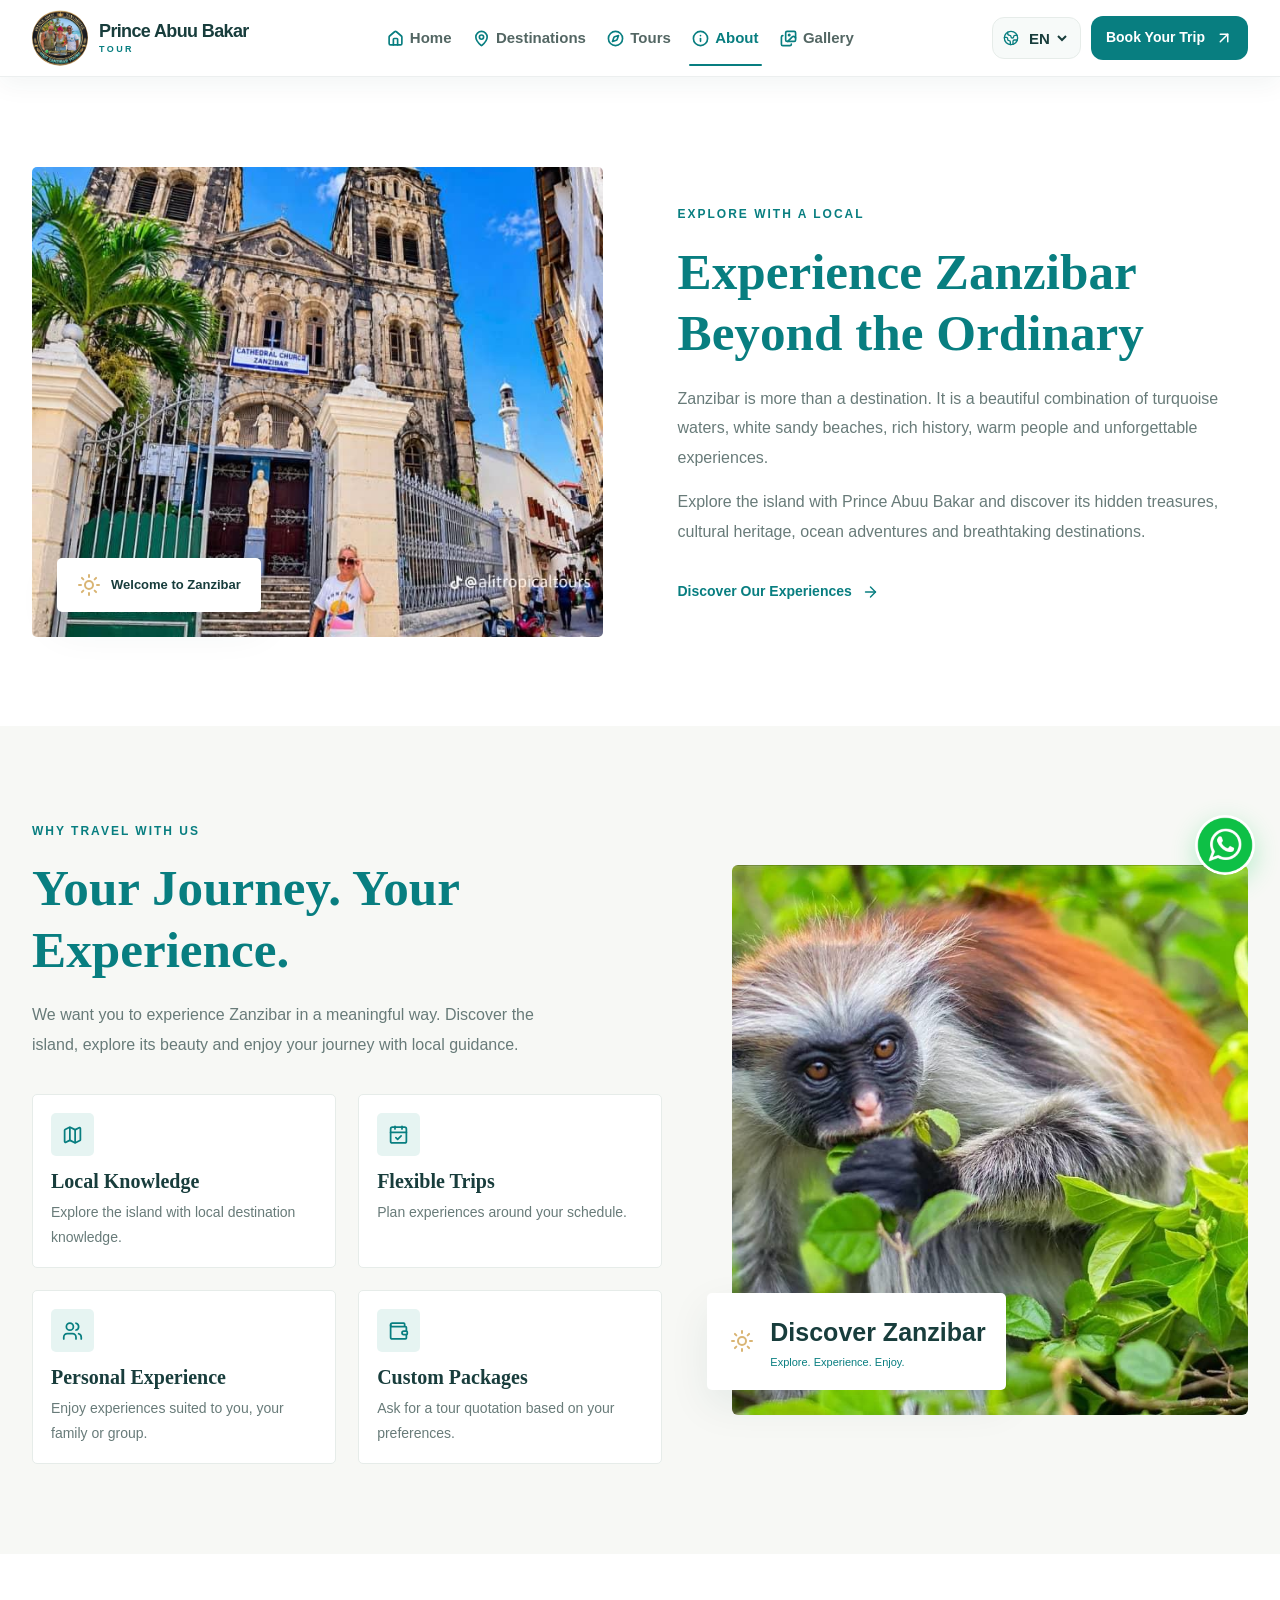
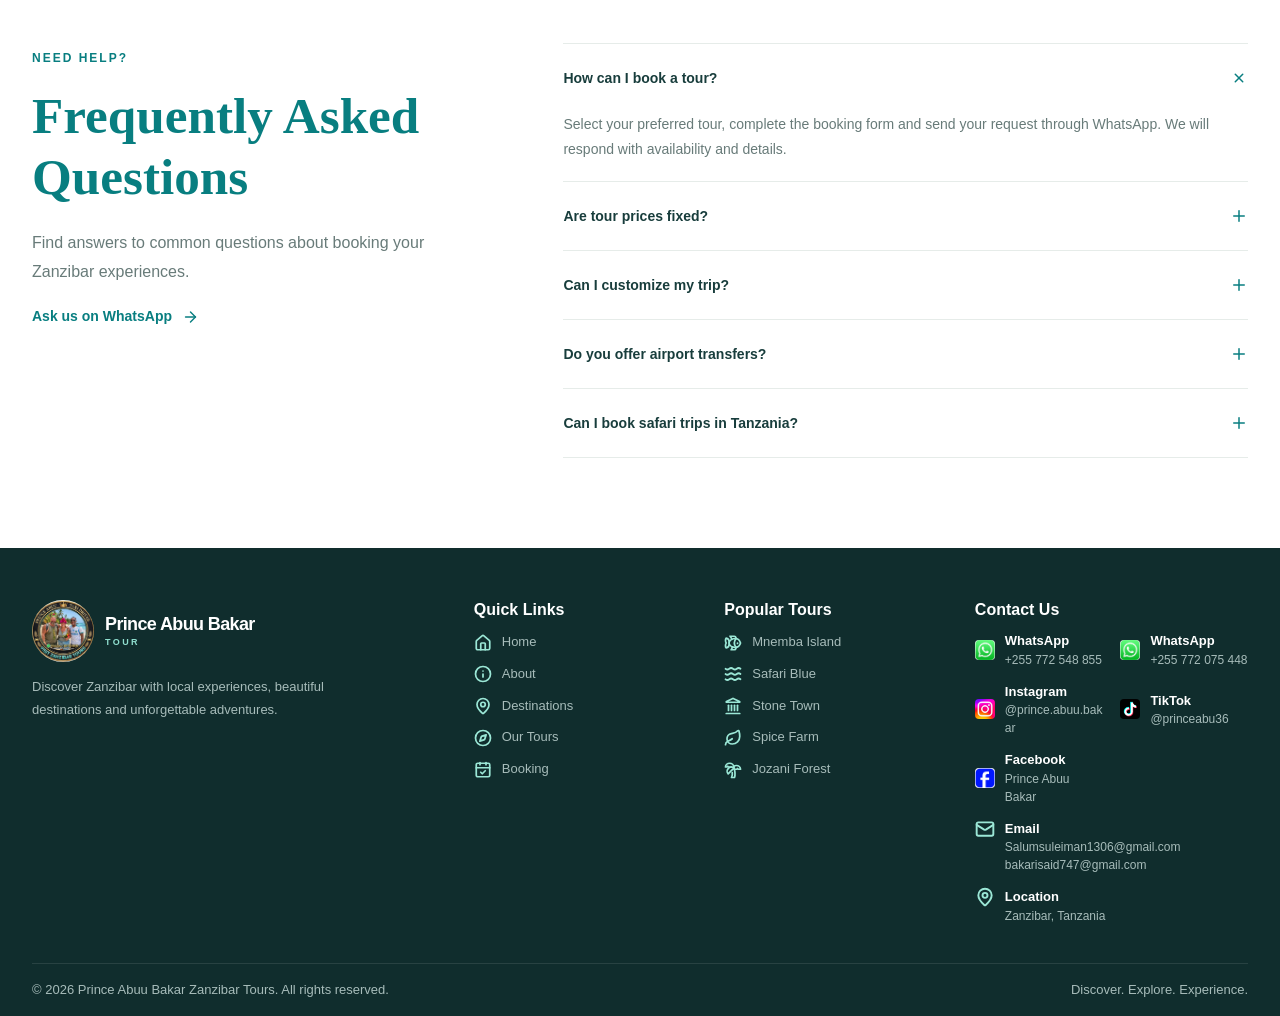
<file: about.html>
<!DOCTYPE html>
<html lang="en">
<head>
    <meta charset="UTF-8">
    <meta name="viewport" content="width=device-width, initial-scale=1.0, viewport-fit=cover">
    <title>Prince Abuu Bakar | About Your Local Guide</title>
    <meta name="description" content="Meet your local guide and learn what makes a Zanzibar experience personal and memorable.">
    <meta name="theme-color" content="#087e80">
    <meta name="color-scheme" content="light">
    <link rel="icon" type="image/jpeg" href="assets/images/optimized/logo.jpeg">
    <link rel="stylesheet" href="style.css">
    <script src="assets/lucide.min.js"></script>
</head>
<body>
<header class="header">
    <div class="container nav-container">

        <a href="index.html" class="brand">
            <img
                src="assets/images/optimized/logo.jpeg"
                alt="Prince Abuu Bakar Zanzibar Tours"
                class="site-logo"
                width="180"
                height="60"
            >
            <span class="brand-name">Prince Abuu Bakar <small>Tour</small></span>
        </a>

        <nav class="nav-menu" id="navMenu">

            <a href="index.html">
                <i data-lucide="house" aria-hidden="true"></i>
                <span data-i18n="navHome">Home</span>
            </a>
            <a href="destinations.html">
                <i data-lucide="map-pin" aria-hidden="true"></i>
                <span data-i18n="navDestinations">Destinations</span>
            </a>
            <a href="tours.html">
                <i data-lucide="compass" aria-hidden="true"></i>
                <span data-i18n="navTours">Tours</span>
            </a>
            <a href="about.html">
                <i data-lucide="info" aria-hidden="true"></i>
                <span data-i18n="navAbout">About</span>
            </a>
            <a href="gallery.html">
                <i data-lucide="images" aria-hidden="true"></i>
                <span data-i18n="navGallery">Gallery</span>
            </a>

            <a href="booking.html" class="btn btn-primary nav-book nav-mobile-book">
                Book Your Trip
                <i data-lucide="arrow-up-right"></i>
            </a>

        </nav>

        <div class="nav-actions">
            <label class="language-picker" aria-label="Website language">
                <i data-lucide="globe-2"></i>
                <select id="languageSelect">
                    <option value="en">EN</option>
                    <option value="sw">SW</option>
                    <option value="fr">FR</option>
                    <option value="de">DE</option>
                    <option value="it">IT</option>
                    <option value="es">ES</option>
                </select>
            </label>

            <a href="booking.html" class="btn btn-primary nav-book nav-desktop-book">
                Book Your Trip
                <i data-lucide="arrow-up-right"></i>
            </a>

            <button class="menu-toggle" id="menuToggle" aria-label="Toggle navigation" aria-expanded="false" aria-controls="navMenu">
                <i data-lucide="menu"></i>
            </button>
        </div>

    </div>
</header>
<main>
<section class="intro section-padding" id="about">

    <div class="container intro-grid">

        <div class="intro-image">

            <img
                src="assets/images/optimized/ston town1.jpeg"
                alt="Historic cathedral and architecture in Stone Town"
                loading="lazy"
            >

            <div class="image-label">
                <i data-lucide="sun"></i>
                <span data-i18n="welcomeZanzibar">Welcome to Zanzibar</span>
            </div>

        </div>

        <div class="intro-content">

            <span class="section-tag" data-i18n="exploreWithLocal">EXPLORE WITH A LOCAL</span>

            <h2>
                <span data-i18n="experienceZanzibar">Experience Zanzibar</span>
                <span data-i18n="beyondOrdinary">Beyond the Ordinary</span>
            </h2>

            <p>
                <span data-i18n="introText1">Zanzibar is more than a destination. It is a beautiful combination of turquoise waters, white sandy beaches, rich history, warm people and unforgettable experiences.</span>
            </p>

            <p>
                <span data-i18n="introText2">Explore the island with Prince Abuu Bakar and discover its hidden treasures, cultural heritage, ocean adventures and breathtaking destinations.</span>
            </p>

            <a href="tours.html" class="text-link">
                <span data-i18n="discoverExperiences">Discover Our Experiences</span>
                <i data-lucide="arrow-right"></i>
            </a>

        </div>

    </div>

</section>

<section class="why-us section-padding">

    <div class="container why-grid">

        <div class="why-content">

            <span class="section-tag" data-i18n="whyTravel">WHY TRAVEL WITH US</span>

            <h2>
                <span data-i18n="yourJourney">Your Journey.</span>
                <span data-i18n="yourExperience">Your Experience.</span>
            </h2>

            <p>
                <span data-i18n="whyIntro">We want you to experience Zanzibar in a meaningful way. Discover the island, explore its beauty and enjoy your journey with local guidance.</span>
            </p>

            <div class="features-grid">

                <article class="feature-card">

                    <div class="feature-icon">
                        <i data-lucide="map"></i>
                    </div>

                    <h3 data-i18n="localKnowledge">Local Knowledge</h3>

                    <p>
                        <span data-i18n="localKnowledgeText">Explore the island with local destination knowledge.</span>
                    </p>

                </article>

                <article class="feature-card">

                    <div class="feature-icon">
                        <i data-lucide="calendar-check"></i>
                    </div>

                    <h3 data-i18n="flexibleTrips">Flexible Trips</h3>

                    <p>
                        <span data-i18n="flexibleTripsText">Plan experiences around your schedule.</span>
                    </p>

                </article>

                <article class="feature-card">

                    <div class="feature-icon">
                        <i data-lucide="users"></i>
                    </div>

                    <h3 data-i18n="personalExperience">Personal Experience</h3>

                    <p>
                        <span data-i18n="personalExperienceText">Enjoy experiences suited to you, your family or group.</span>
                    </p>

                </article>

                <article class="feature-card">

                    <div class="feature-icon">
                        <i data-lucide="wallet"></i>
                    </div>

                    <h3 data-i18n="customPackages">Custom Packages</h3>

                    <p>
                        <span data-i18n="customPackagesText">Ask for a tour quotation based on your preferences.</span>
                    </p>

                </article>

            </div>

        </div>

        <div class="why-image">

            <img
                src="assets/images/optimized/jozani1.jpeg"
                alt="A red colobus monkey in Zanzibar's Jozani Forest"
                loading="lazy"
            >

            <div class="why-image-note">
                <i data-lucide="sun"></i>

                <div>
                    <strong data-i18n="discoverZanzibar">Discover Zanzibar</strong>
                    <span data-i18n="exploreEnjoy">Explore. Experience. Enjoy.</span>
                </div>
            </div>

        </div>

    </div>

</section>

<section class="faq section-padding">

    <div class="container faq-grid">

        <div class="faq-heading">

            <span class="section-tag" data-i18n="needHelp">NEED HELP?</span>

            <h2><span data-i18n="frequently">Frequently</span> <span data-i18n="askedQuestions">Asked Questions</span></h2>

            <p>
                <span data-i18n="faqIntro">Find answers to common questions about booking your Zanzibar experiences.</span>
            </p>

            <a href="https://wa.me/255772548855" target="_blank" class="text-link">
                <span data-i18n="askWhatsApp">Ask us on WhatsApp</span>
                <i data-lucide="arrow-right"></i>
            </a>

        </div>

        <div class="faq-list">

            <div class="faq-item active">

                <button class="faq-question">

                    <span data-i18n="faqQ1">How can I book a tour?</span>

                    <i data-lucide="plus"></i>

                </button>

                <div class="faq-answer">

                    <p>
                        <span data-i18n="faqA1">Select your preferred tour, complete the booking form and send your request through WhatsApp. We will respond with availability and details.</span>
                    </p>

                </div>

            </div>

            <div class="faq-item">

                <button class="faq-question">

                    <span data-i18n="faqQ2">Are tour prices fixed?</span>

                    <i data-lucide="plus"></i>

                </button>

                <div class="faq-answer">

                    <p>
                        <span data-i18n="faqA2">Prices may depend on the selected activity, number of guests, transport and package details. Contact us for a quotation.</span>
                    </p>

                </div>

            </div>

            <div class="faq-item">

                <button class="faq-question">

                    <span data-i18n="faqQ3">Can I customize my trip?</span>

                    <i data-lucide="plus"></i>

                </button>

                <div class="faq-answer">

                    <p>
                        <span data-i18n="faqA3">Yes. You can request a personalized itinerary based on your travel dates, interests, activities and available time.</span>
                    </p>

                </div>

            </div>

            <div class="faq-item">

                <button class="faq-question">

                    <span data-i18n="faqQ4">Do you offer airport transfers?</span>

                    <i data-lucide="plus"></i>

                </button>

                <div class="faq-answer">

                    <p>
                        <span data-i18n="faqA4">Yes. Airport pickup, hotel transfers and transportation arrangements can be requested.</span>
                    </p>

                </div>

            </div>

            <div class="faq-item">

                <button class="faq-question">

                    <span data-i18n="faqQ5">Can I book safari trips in Tanzania?</span>

                    <i data-lucide="plus"></i>

                </button>

                <div class="faq-answer">

                    <p>
                        <span data-i18n="faqA5">Yes. You can inquire about Tanzania safari trips, including Mikumi National Park and other available destinations.</span>
                    </p>

                </div>

            </div>

        </div>

    </div>

</section>
</main>
<footer class="footer">

    <div class="container">

        <div class="footer-main">

            <div class="footer-brand">

                <a href="index.html" class="brand">

                    <img
                        src="assets/images/optimized/logo.jpeg"
                        alt="Prince Abuu Bakar Zanzibar Tours"
                        class="site-logo footer-logo"
                        width="62"
                        height="62"
                        loading="lazy"
                    >
                    <span class="brand-name footer-brand-name">Prince Abuu Bakar <small>Tour</small></span>

                </a>

                <p data-i18n="footerText">
                    Discover Zanzibar with local experiences, beautiful destinations and unforgettable adventures.
                </p>

            </div>

            <div class="footer-column">

                <h4 data-i18n="quickLinks">Quick Links</h4>

                <a href="index.html">
                    <i data-lucide="house" aria-hidden="true"></i>
                    <span data-i18n="navHome">Home</span>
                </a>
                <a href="about.html">
                    <i data-lucide="info" aria-hidden="true"></i>
                    <span data-i18n="navAbout">About</span>
                </a>
                <a href="destinations.html">
                    <i data-lucide="map-pin" aria-hidden="true"></i>
                    <span data-i18n="navDestinations">Destinations</span>
                </a>
                <a href="tours.html">
                    <i data-lucide="compass" aria-hidden="true"></i>
                    <span data-i18n="ourTours">Our Tours</span>
                </a>
                <a href="booking.html">
                    <i data-lucide="calendar-check" aria-hidden="true"></i>
                    <span data-i18n="booking">Booking</span>
                </a>

            </div>

            <div class="footer-column">

                <h4 data-i18n="popularTours">Popular Tours</h4>

                <a href="tours.html">
                    <i data-lucide="fish" aria-hidden="true"></i>
                    <span data-i18n="mnembaIsland">Mnemba Island</span>
                </a>
                <a href="tours.html">
                    <i data-lucide="waves" aria-hidden="true"></i>
                    <span data-i18n="safariBlue">Safari Blue</span>
                </a>
                <a href="tours.html">
                    <i data-lucide="landmark" aria-hidden="true"></i>
                    <span data-i18n="stoneTown">Stone Town</span>
                </a>
                <a href="tours.html">
                    <i data-lucide="leaf" aria-hidden="true"></i>
                    <span data-i18n="spiceFarm">Spice Farm</span>
                </a>
                <a href="tours.html">
                    <i data-lucide="tree-palm" aria-hidden="true"></i>
                    <span data-i18n="jozaniForest">Jozani Forest</span>
                </a>

            </div>

            <div class="footer-column">

                <h4 data-i18n="contactUs">Contact Us</h4>

                <div class="footer-contact-list">
                    <a href="https://wa.me/255772548855" target="_blank" rel="noopener noreferrer" class="footer-contact-item" aria-label="WhatsApp: +255 772 548 855">
                        <img src="assets/images/optimized/what.jpg" alt="" aria-hidden="true">
                        <span>
                            <strong data-i18n="whatsapp">WhatsApp</strong>
                            <small>+255 772 548 855</small>
                        </span>
                    </a>

                    <a href="https://wa.me/255772075448" target="_blank" rel="noopener noreferrer" class="footer-contact-item" aria-label="WhatsApp: +255 772 075 448">
                        <img src="assets/images/optimized/what.jpg" alt="" aria-hidden="true">
                        <span>
                            <strong data-i18n="whatsapp">WhatsApp</strong>
                            <small>+255 772 075 448</small>
                        </span>
                    </a>

                    <a href="https://www.instagram.com/prince.abuu.bakar/" target="_blank" rel="noopener noreferrer" class="footer-contact-item">
                        <img src="assets/images/optimized/insta.jpg" alt="" aria-hidden="true">
                        <span>
                            <strong data-i18n="instagram">Instagram</strong>
                            <small>@prince.abuu.bakar</small>
                        </span>
                    </a>

                    <a href="https://www.tiktok.com/@princeabu36?_r=1&amp;_t=ZS-9Be3h5L3zU2" target="_blank" rel="noopener noreferrer" class="footer-contact-item">
                        <img src="assets/images/optimized/Ticktok.jpg" alt="" aria-hidden="true">
                        <span>
                            <strong>TikTok</strong>
                            <small>@princeabu36</small>
                        </span>
                    </a>

                    <a href="https://www.facebook.com/share/1E7sCqmDXC/" target="_blank" rel="noopener noreferrer" class="footer-contact-item">
                        <img src="assets/images/optimized/facebook.jpg" alt="" aria-hidden="true">
                        <span>
                            <strong>Facebook</strong>
                            <small>Prince Abuu Bakar</small>
                        </span>
                    </a>

                    <div class="footer-contact-item footer-contact-email">
                        <i data-lucide="mail" aria-hidden="true"></i>
                        <span>
                            <strong>Email</strong>
                            <a href="mailto:Salumsuleiman1306@gmail.com" class="footer-email-link"><small>Salumsuleiman1306@gmail.com</small></a>
                            <a href="mailto:bakarisaid747@gmail.com" class="footer-email-link"><small>bakarisaid747@gmail.com</small></a>
                        </span>
                    </div>

                    <div class="footer-contact-item footer-contact-location">
                        <i data-lucide="map-pin" aria-hidden="true"></i>
                        <span>
                            <strong data-i18n="location">Location</strong>
                            <small>Zanzibar, Tanzania</small>
                        </span>
                    </div>
                </div>

            </div>

        </div>

        <div class="footer-bottom">

            <p>
                &copy; <span id="year"></span>
                Prince Abuu Bakar Zanzibar Tours.
                <span data-i18n="rightsReserved">All rights reserved.</span>
            </p>

            <p data-i18n="footerTagline">
                Discover. Explore. Experience.
            </p>

        </div>

    </div>

</footer>
<button class="back-to-top" id="backToTop" type="button" aria-label="Back to top" title="Back to top" hidden>
    <i data-lucide="arrow-up" aria-hidden="true"></i>
</button>
<a href="https://wa.me/255772548855"
   class="whatsapp-float"
   target="_blank"
   rel="noopener noreferrer"
   aria-label="Chat on WhatsApp">

    <img src="assets/images/optimized/whatsapp-float.jpg" alt="WhatsApp">

</a>
<script src="script.js"></script>
</body>
</html>
</file>
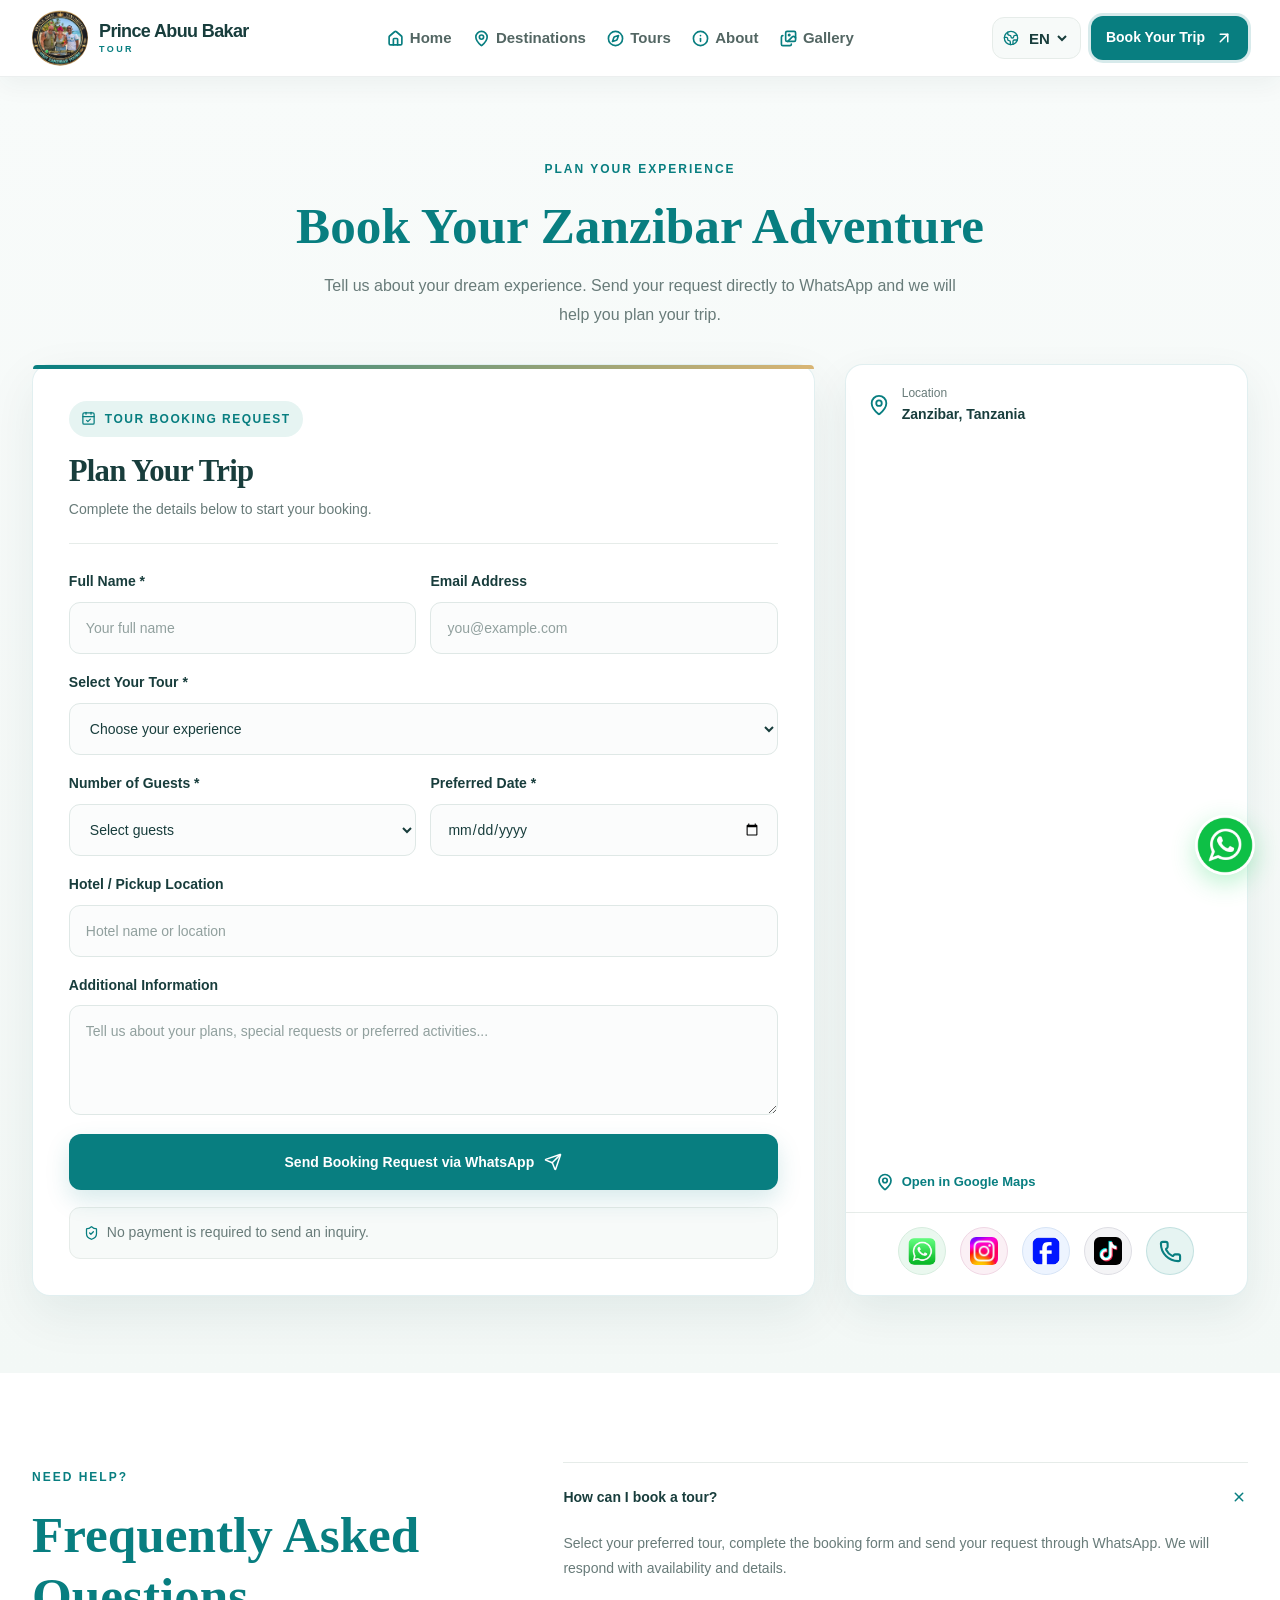
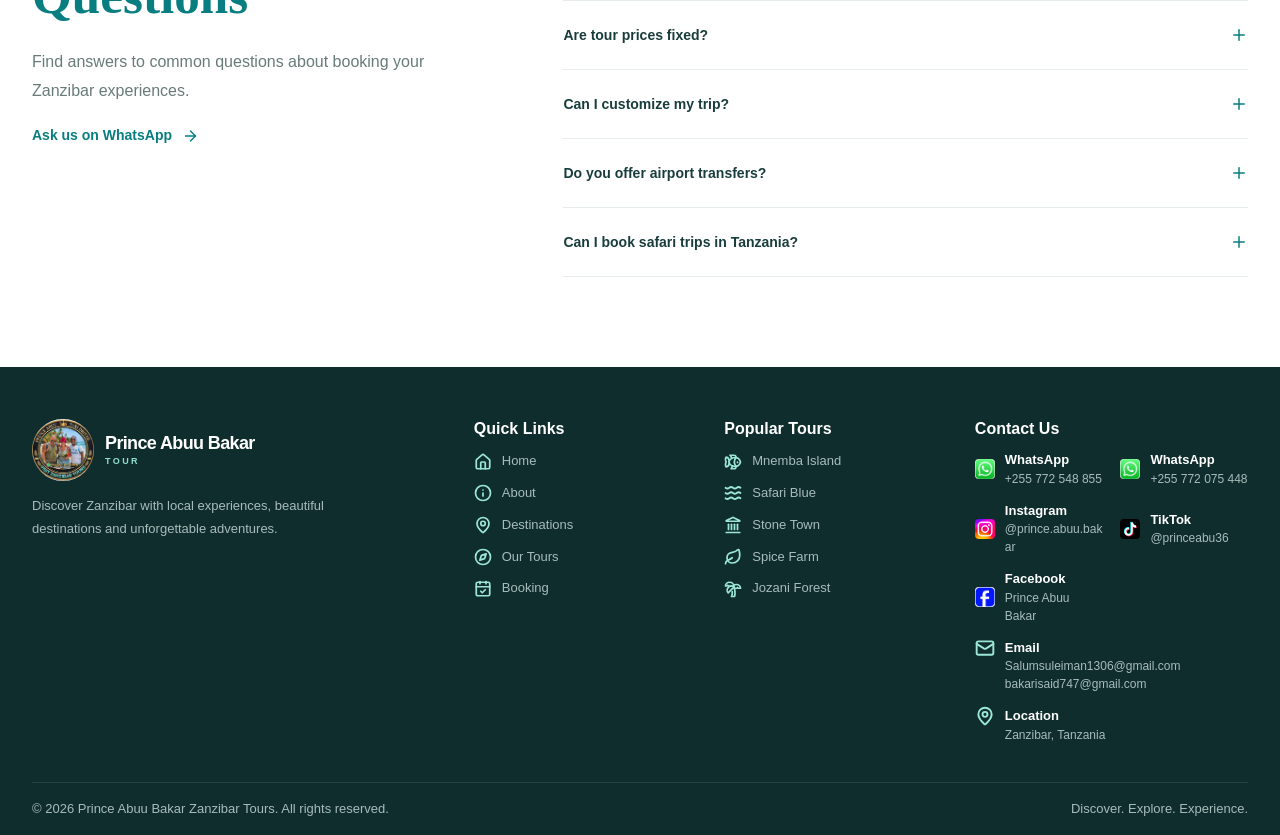
<file: booking.html>
<!DOCTYPE html>
<html lang="en">
<head>
    <meta charset="UTF-8">
    <meta name="viewport" content="width=device-width, initial-scale=1.0, viewport-fit=cover">
    <title>Prince Abuu Bakar | Book Your Zanzibar Tour</title>
    <meta name="description" content="Plan a Zanzibar adventure and send your tour request directly through WhatsApp.">
    <meta name="theme-color" content="#087e80">
    <meta name="color-scheme" content="light">
    <link rel="icon" type="image/jpeg" href="assets/images/optimized/logo.jpeg">
    <link rel="stylesheet" href="style.css">
    <script src="assets/lucide.min.js"></script>
</head>
<body>
<header class="header">
    <div class="container nav-container">

        <a href="index.html" class="brand">
            <img
                src="assets/images/optimized/logo.jpeg"
                alt="Prince Abuu Bakar Zanzibar Tours"
                class="site-logo"
                width="180"
                height="60"
            >
            <span class="brand-name">Prince Abuu Bakar <small>Tour</small></span>
        </a>

        <nav class="nav-menu" id="navMenu">

            <a href="index.html">
                <i data-lucide="house" aria-hidden="true"></i>
                <span data-i18n="navHome">Home</span>
            </a>
            <a href="destinations.html">
                <i data-lucide="map-pin" aria-hidden="true"></i>
                <span data-i18n="navDestinations">Destinations</span>
            </a>
            <a href="tours.html">
                <i data-lucide="compass" aria-hidden="true"></i>
                <span data-i18n="navTours">Tours</span>
            </a>
            <a href="about.html">
                <i data-lucide="info" aria-hidden="true"></i>
                <span data-i18n="navAbout">About</span>
            </a>
            <a href="gallery.html">
                <i data-lucide="images" aria-hidden="true"></i>
                <span data-i18n="navGallery">Gallery</span>
            </a>

            <a href="booking.html" class="btn btn-primary nav-book nav-mobile-book">
                Book Your Trip
                <i data-lucide="arrow-up-right"></i>
            </a>

        </nav>

        <div class="nav-actions">
            <label class="language-picker" aria-label="Website language">
                <i data-lucide="globe-2"></i>
                <select id="languageSelect">
                    <option value="en">EN</option>
                    <option value="sw">SW</option>
                    <option value="fr">FR</option>
                    <option value="de">DE</option>
                    <option value="it">IT</option>
                    <option value="es">ES</option>
                </select>
            </label>

            <a href="booking.html" class="btn btn-primary nav-book nav-desktop-book">
                Book Your Trip
                <i data-lucide="arrow-up-right"></i>
            </a>

            <button class="menu-toggle" id="menuToggle" aria-label="Toggle navigation" aria-expanded="false" aria-controls="navMenu">
                <i data-lucide="menu"></i>
            </button>
        </div>

    </div>
</header>
<main>
<section class="booking section-padding" id="booking">

    <div class="container booking-grid">

        <div class="booking-info">

            <span class="section-tag" data-i18n="planExperience">PLAN YOUR EXPERIENCE</span>

            <h2>
                <span data-i18n="bookYour">Book Your</span>
                <span data-i18n="zanzibarAdventure">Zanzibar Adventure</span>
            </h2>

            <p>
                <span data-i18n="bookingIntro">Tell us about your dream experience. Send your request directly to WhatsApp and we will help you plan your trip.</span>
            </p>

        </div>

        <div class="booking-form-wrapper">

            <div class="booking-form-header">

                <div class="booking-form-kicker">
                    <i data-lucide="calendar-check" aria-hidden="true"></i>
                    <span class="form-label" data-i18n="bookingRequest">TOUR BOOKING REQUEST</span>
                </div>

                <h3 data-i18n="planYourTrip">Plan Your Trip</h3>

                <p data-i18n="bookingFormIntro">Complete the details below to start your booking.</p>

            </div>

            <form class="booking-form" id="bookingForm">

                <div class="form-row">

                    <div class="form-group">

                        <label for="fullName" data-i18n="fullName">Full Name *</label>

                        <input
                            type="text"
                            id="fullName"
                            placeholder="Your full name"
                            required
                        >

                    </div>

                    <div class="form-group">

                        <label for="email" data-i18n="emailAddress">Email Address</label>

                        <input
                            type="email"
                            id="email"
                            placeholder="you@example.com"
                        >

                    </div>

                </div>

                <div class="form-group">

                    <label for="tourSelect" data-i18n="selectTour">Select Your Tour *</label>

                    <select id="tourSelect" required>

                        <option value="" data-i18n="chooseExperience">Choose your experience</option>

                    </select>

                </div>

                <div class="form-row">

                    <div class="form-group">

                        <label for="guests" data-i18n="numberGuests">Number of Guests *</label>

                        <select id="guests" required>

                            <option value="" data-i18n="selectGuests">Select guests</option>
                            <option value="1 Person" data-i18n="guest1">1 Person</option>
                            <option value="2 People" data-i18n="guest2">2 People</option>
                            <option value="3 People" data-i18n="guest3">3 People</option>
                            <option value="4 People" data-i18n="guest4">4 People</option>
                            <option value="5 People" data-i18n="guest5">5 People</option>
                            <option value="6-10 People" data-i18n="guest6">6–10 People</option>
                            <option value="More than 10 People" data-i18n="guest10">More than 10</option>

                        </select>

                    </div>

                    <div class="form-group">

                        <label for="travelDate" data-i18n="preferredDate">Preferred Date *</label>

                        <input
                            type="date"
                            id="travelDate"
                            required
                        >

                    </div>

                </div>

                <div class="form-group">

                    <label for="hotelLocation" data-i18n="hotelLocation">Hotel / Pickup Location</label>

                    <input
                        type="text"
                        id="hotelLocation"
                        placeholder="Hotel name or location"
                    >

                </div>

                <div class="form-group">

                    <label for="message" data-i18n="additionalInfo">Additional Information</label>

                    <textarea
                        id="message"
                        placeholder="Tell us about your plans, special requests or preferred activities..."
                    ></textarea>

                </div>

                <button type="submit" class="btn btn-primary form-submit">

                    <span data-i18n="sendBooking">Send Booking Request via WhatsApp</span>

                    <i data-lucide="send"></i>

                </button>

                <p class="form-note">
                    <i data-lucide="shield-check"></i>
                    <span data-i18n="formNote">No payment is required to send an inquiry.</span>
                </p>

            </form>

        </div>

        <div class="location-map-card">
            <div class="location-map-header">
                <i data-lucide="map-pin" aria-hidden="true"></i>
                <div>
                    <span data-i18n="location">Location</span>
                    <strong>Zanzibar, Tanzania</strong>
                </div>
            </div>

            <iframe
                class="google-map"
                title="Zanzibar map"
                src="https://www.google.com/maps?q=Zanzibar,+Tanzania&output=embed"
                loading="lazy"
                referrerpolicy="no-referrer-when-downgrade"
                allowfullscreen
            ></iframe>

            <a
                href="https://www.google.com/maps/search/?api=1&query=Zanzibar,Tanzania"
                target="_blank"
                rel="noopener noreferrer"
                class="map-link"
            >
                <i data-lucide="map-pin" aria-hidden="true"></i>
                <span data-i18n="openInMaps">Open in Google Maps</span>
            </a>

            <div class="map-contact-actions" role="group" aria-label="Contact options">
                <a
                    href="https://wa.me/255772548855"
                    target="_blank"
                    rel="noopener noreferrer"
                    class="map-contact-icon map-contact-whatsapp"
                    aria-label="WhatsApp"
                >
                    <img src="assets/images/optimized/what.jpg" alt="" aria-hidden="true">
                </a>
                <a
                    href="https://www.instagram.com/prince.abuu.bakar/"
                    target="_blank"
                    rel="noopener noreferrer"
                    class="map-contact-icon map-contact-instagram"
                    aria-label="Instagram"
                >
                    <img src="assets/images/optimized/insta.jpg" alt="" aria-hidden="true">
                </a>
                <a
                    href="https://www.facebook.com/share/1E7sCqmDXC/"
                    target="_blank"
                    rel="noopener noreferrer"
                    class="map-contact-icon map-contact-facebook"
                    aria-label="Facebook"
                >
                    <img src="assets/images/optimized/facebook.jpg" alt="" aria-hidden="true">
                </a>
                <a
                    href="https://www.tiktok.com/@princeabu36?_r=1&amp;_t=ZS-9Be3h5L3zU2"
                    target="_blank"
                    rel="noopener noreferrer"
                    class="map-contact-icon map-contact-tiktok"
                    aria-label="TikTok"
                >
                    <img src="assets/images/optimized/Ticktok.jpg" alt="" aria-hidden="true">
                </a>
                <a
                    href="tel:+255772548855"
                    class="map-contact-icon map-contact-call"
                    aria-label="Call Zanzibar Tours"
                >
                    <i data-lucide="phone" aria-hidden="true"></i>
                </a>
            </div>
        </div>

    </div>

</section>

<section class="faq section-padding">

    <div class="container faq-grid">

        <div class="faq-heading">

            <span class="section-tag" data-i18n="needHelp">NEED HELP?</span>

            <h2><span data-i18n="frequently">Frequently</span> <span data-i18n="askedQuestions">Asked Questions</span></h2>

            <p>
                <span data-i18n="faqIntro">Find answers to common questions about booking your Zanzibar experiences.</span>
            </p>

            <a href="https://wa.me/255772548855" target="_blank" class="text-link">
                <span data-i18n="askWhatsApp">Ask us on WhatsApp</span>
                <i data-lucide="arrow-right"></i>
            </a>

        </div>

        <div class="faq-list">

            <div class="faq-item active">

                <button class="faq-question">

                    <span data-i18n="faqQ1">How can I book a tour?</span>

                    <i data-lucide="plus"></i>

                </button>

                <div class="faq-answer">

                    <p>
                        <span data-i18n="faqA1">Select your preferred tour, complete the booking form and send your request through WhatsApp. We will respond with availability and details.</span>
                    </p>

                </div>

            </div>

            <div class="faq-item">

                <button class="faq-question">

                    <span data-i18n="faqQ2">Are tour prices fixed?</span>

                    <i data-lucide="plus"></i>

                </button>

                <div class="faq-answer">

                    <p>
                        <span data-i18n="faqA2">Prices may depend on the selected activity, number of guests, transport and package details. Contact us for a quotation.</span>
                    </p>

                </div>

            </div>

            <div class="faq-item">

                <button class="faq-question">

                    <span data-i18n="faqQ3">Can I customize my trip?</span>

                    <i data-lucide="plus"></i>

                </button>

                <div class="faq-answer">

                    <p>
                        <span data-i18n="faqA3">Yes. You can request a personalized itinerary based on your travel dates, interests, activities and available time.</span>
                    </p>

                </div>

            </div>

            <div class="faq-item">

                <button class="faq-question">

                    <span data-i18n="faqQ4">Do you offer airport transfers?</span>

                    <i data-lucide="plus"></i>

                </button>

                <div class="faq-answer">

                    <p>
                        <span data-i18n="faqA4">Yes. Airport pickup, hotel transfers and transportation arrangements can be requested.</span>
                    </p>

                </div>

            </div>

            <div class="faq-item">

                <button class="faq-question">

                    <span data-i18n="faqQ5">Can I book safari trips in Tanzania?</span>

                    <i data-lucide="plus"></i>

                </button>

                <div class="faq-answer">

                    <p>
                        <span data-i18n="faqA5">Yes. You can inquire about Tanzania safari trips, including Mikumi National Park and other available destinations.</span>
                    </p>

                </div>

            </div>

        </div>

    </div>

</section>
</main>
<footer class="footer">

    <div class="container">

        <div class="footer-main">

            <div class="footer-brand">

                <a href="index.html" class="brand">

                    <img
                        src="assets/images/optimized/logo.jpeg"
                        alt="Prince Abuu Bakar Zanzibar Tours"
                        class="site-logo footer-logo"
                        width="62"
                        height="62"
                        loading="lazy"
                    >
                    <span class="brand-name footer-brand-name">Prince Abuu Bakar <small>Tour</small></span>

                </a>

                <p data-i18n="footerText">
                    Discover Zanzibar with local experiences, beautiful destinations and unforgettable adventures.
                </p>

            </div>

            <div class="footer-column">

                <h4 data-i18n="quickLinks">Quick Links</h4>

                <a href="index.html">
                    <i data-lucide="house" aria-hidden="true"></i>
                    <span data-i18n="navHome">Home</span>
                </a>
                <a href="about.html">
                    <i data-lucide="info" aria-hidden="true"></i>
                    <span data-i18n="navAbout">About</span>
                </a>
                <a href="destinations.html">
                    <i data-lucide="map-pin" aria-hidden="true"></i>
                    <span data-i18n="navDestinations">Destinations</span>
                </a>
                <a href="tours.html">
                    <i data-lucide="compass" aria-hidden="true"></i>
                    <span data-i18n="ourTours">Our Tours</span>
                </a>
                <a href="booking.html">
                    <i data-lucide="calendar-check" aria-hidden="true"></i>
                    <span data-i18n="booking">Booking</span>
                </a>

            </div>

            <div class="footer-column">

                <h4 data-i18n="popularTours">Popular Tours</h4>

                <a href="tours.html">
                    <i data-lucide="fish" aria-hidden="true"></i>
                    <span data-i18n="mnembaIsland">Mnemba Island</span>
                </a>
                <a href="tours.html">
                    <i data-lucide="waves" aria-hidden="true"></i>
                    <span data-i18n="safariBlue">Safari Blue</span>
                </a>
                <a href="tours.html">
                    <i data-lucide="landmark" aria-hidden="true"></i>
                    <span data-i18n="stoneTown">Stone Town</span>
                </a>
                <a href="tours.html">
                    <i data-lucide="leaf" aria-hidden="true"></i>
                    <span data-i18n="spiceFarm">Spice Farm</span>
                </a>
                <a href="tours.html">
                    <i data-lucide="tree-palm" aria-hidden="true"></i>
                    <span data-i18n="jozaniForest">Jozani Forest</span>
                </a>

            </div>

            <div class="footer-column">

                <h4 data-i18n="contactUs">Contact Us</h4>

                <div class="footer-contact-list">
                    <a href="https://wa.me/255772548855" target="_blank" rel="noopener noreferrer" class="footer-contact-item" aria-label="WhatsApp: +255 772 548 855">
                        <img src="assets/images/optimized/what.jpg" alt="" aria-hidden="true">
                        <span>
                            <strong data-i18n="whatsapp">WhatsApp</strong>
                            <small>+255 772 548 855</small>
                        </span>
                    </a>

                    <a href="https://wa.me/255772075448" target="_blank" rel="noopener noreferrer" class="footer-contact-item" aria-label="WhatsApp: +255 772 075 448">
                        <img src="assets/images/optimized/what.jpg" alt="" aria-hidden="true">
                        <span>
                            <strong data-i18n="whatsapp">WhatsApp</strong>
                            <small>+255 772 075 448</small>
                        </span>
                    </a>

                    <a href="https://www.instagram.com/prince.abuu.bakar/" target="_blank" rel="noopener noreferrer" class="footer-contact-item">
                        <img src="assets/images/optimized/insta.jpg" alt="" aria-hidden="true">
                        <span>
                            <strong data-i18n="instagram">Instagram</strong>
                            <small>@prince.abuu.bakar</small>
                        </span>
                    </a>

                    <a href="https://www.tiktok.com/@princeabu36?_r=1&amp;_t=ZS-9Be3h5L3zU2" target="_blank" rel="noopener noreferrer" class="footer-contact-item">
                        <img src="assets/images/optimized/Ticktok.jpg" alt="" aria-hidden="true">
                        <span>
                            <strong>TikTok</strong>
                            <small>@princeabu36</small>
                        </span>
                    </a>

                    <a href="https://www.facebook.com/share/1E7sCqmDXC/" target="_blank" rel="noopener noreferrer" class="footer-contact-item">
                        <img src="assets/images/optimized/facebook.jpg" alt="" aria-hidden="true">
                        <span>
                            <strong>Facebook</strong>
                            <small>Prince Abuu Bakar</small>
                        </span>
                    </a>

                    <div class="footer-contact-item footer-contact-email">
                        <i data-lucide="mail" aria-hidden="true"></i>
                        <span>
                            <strong>Email</strong>
                            <a href="mailto:Salumsuleiman1306@gmail.com" class="footer-email-link"><small>Salumsuleiman1306@gmail.com</small></a>
                            <a href="mailto:bakarisaid747@gmail.com" class="footer-email-link"><small>bakarisaid747@gmail.com</small></a>
                        </span>
                    </div>

                    <div class="footer-contact-item footer-contact-location">
                        <i data-lucide="map-pin" aria-hidden="true"></i>
                        <span>
                            <strong data-i18n="location">Location</strong>
                            <small>Zanzibar, Tanzania</small>
                        </span>
                    </div>
                </div>

            </div>

        </div>

        <div class="footer-bottom">

            <p>
                &copy; <span id="year"></span>
                Prince Abuu Bakar Zanzibar Tours.
                <span data-i18n="rightsReserved">All rights reserved.</span>
            </p>

            <p data-i18n="footerTagline">
                Discover. Explore. Experience.
            </p>

        </div>

    </div>

</footer>
<button class="back-to-top" id="backToTop" type="button" aria-label="Back to top" title="Back to top" hidden>
    <i data-lucide="arrow-up" aria-hidden="true"></i>
</button>
<a href="https://wa.me/255772548855"
   class="whatsapp-float"
   target="_blank"
   rel="noopener noreferrer"
   aria-label="Chat on WhatsApp">

    <img src="assets/images/optimized/whatsapp-float.jpg" alt="WhatsApp">

</a>
<script src="script.js"></script>
</body>
</html>
</file>
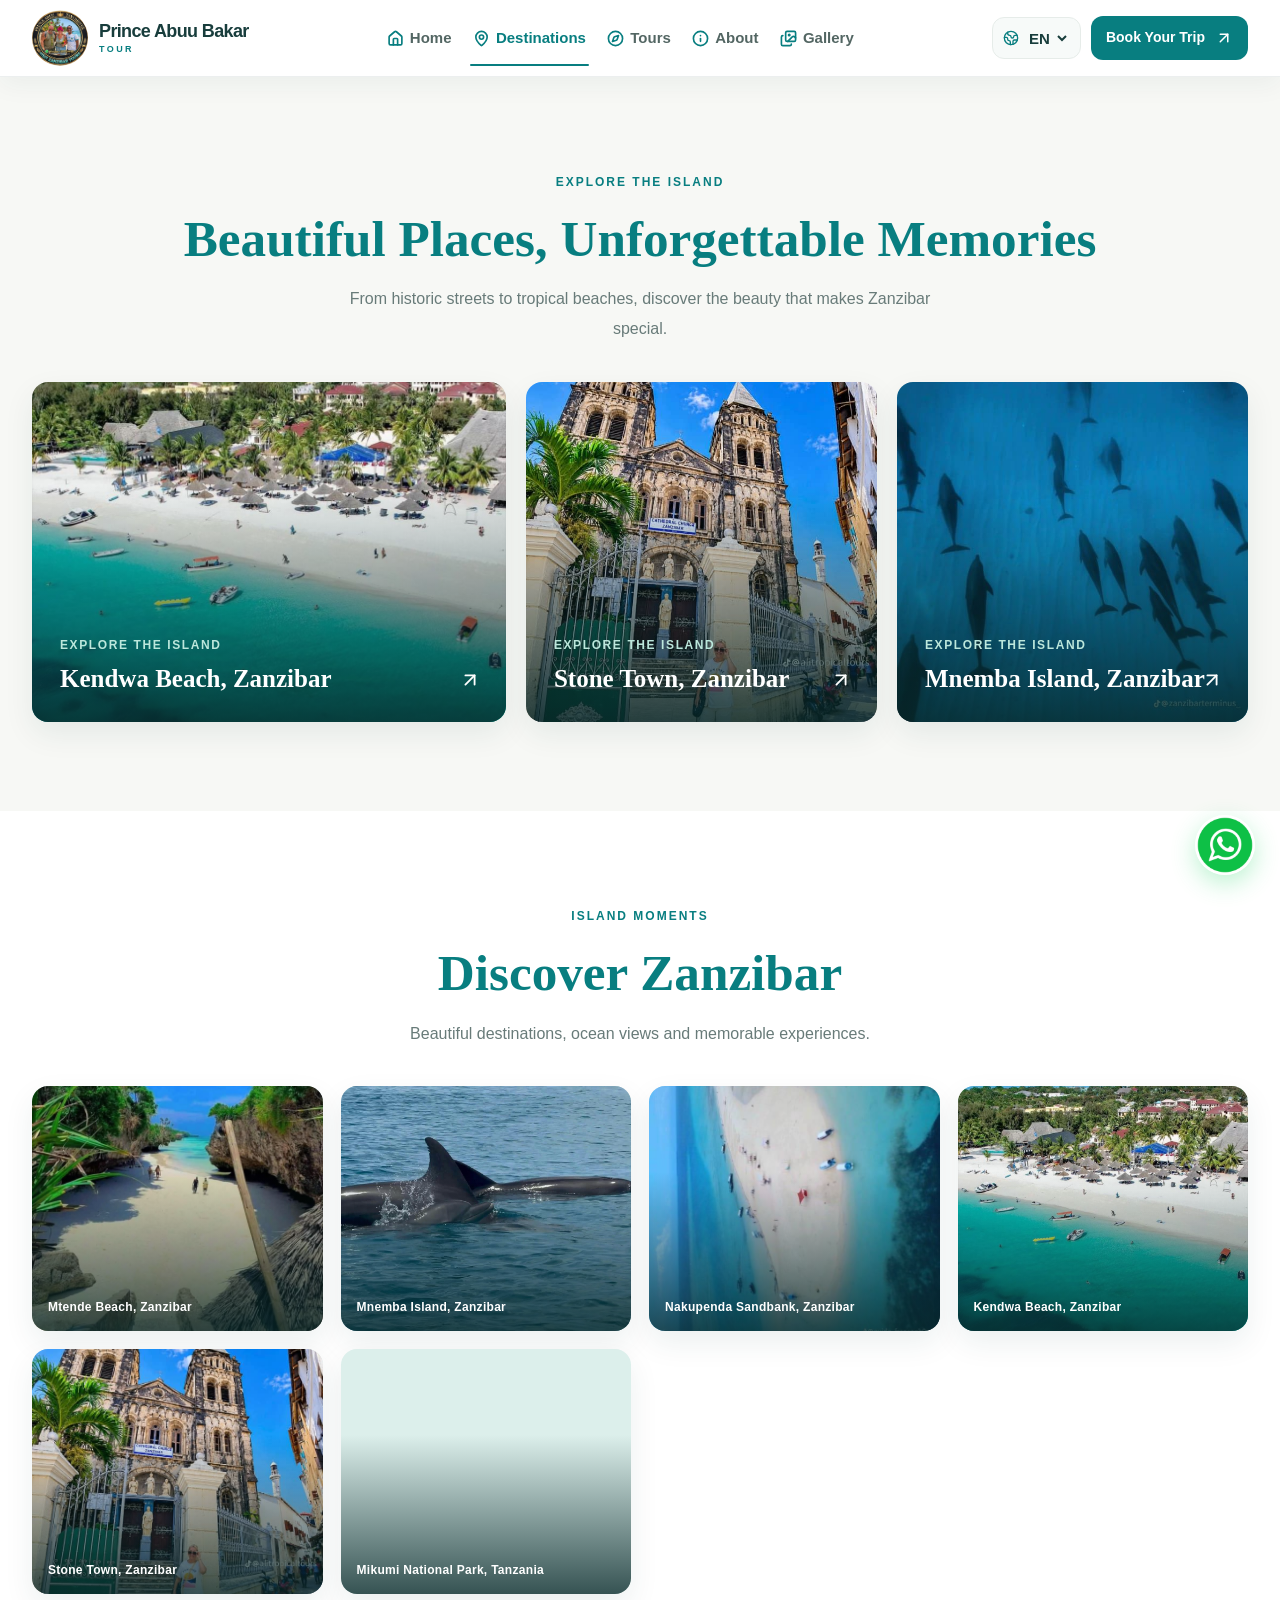
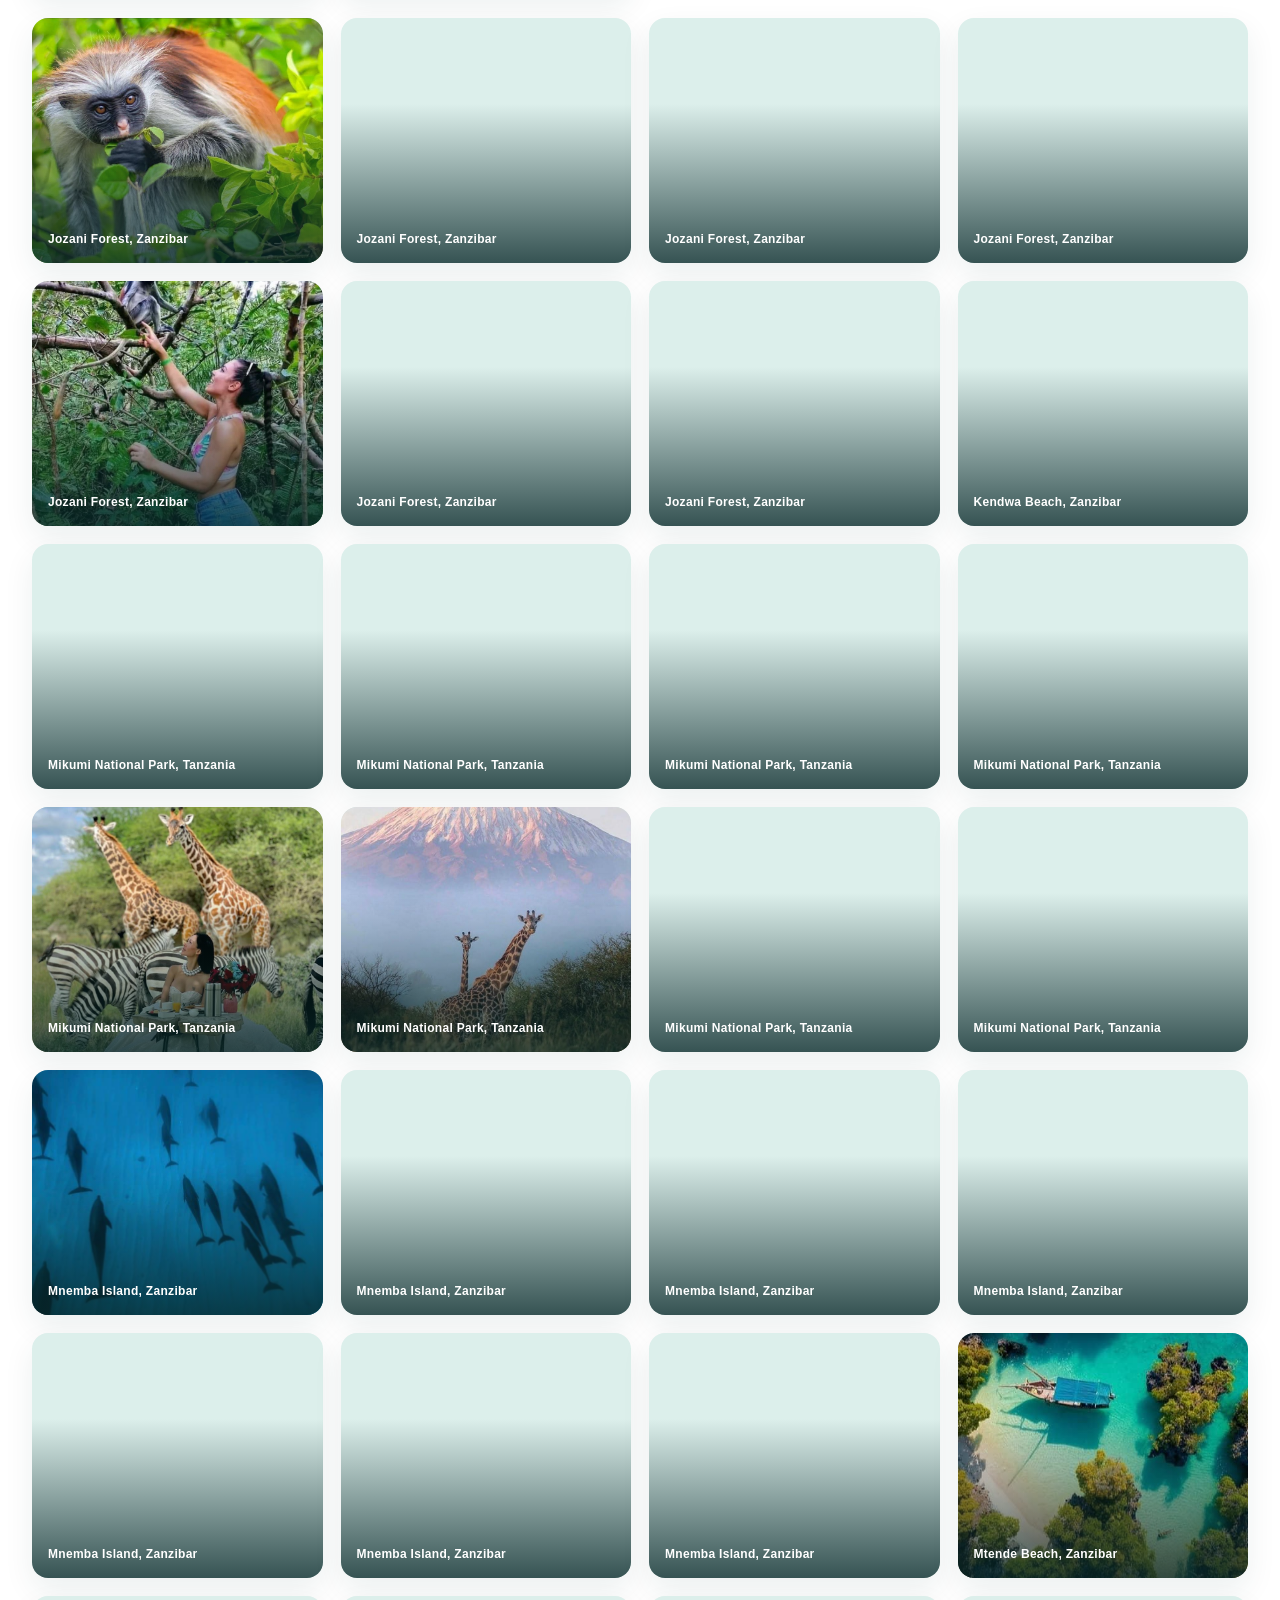
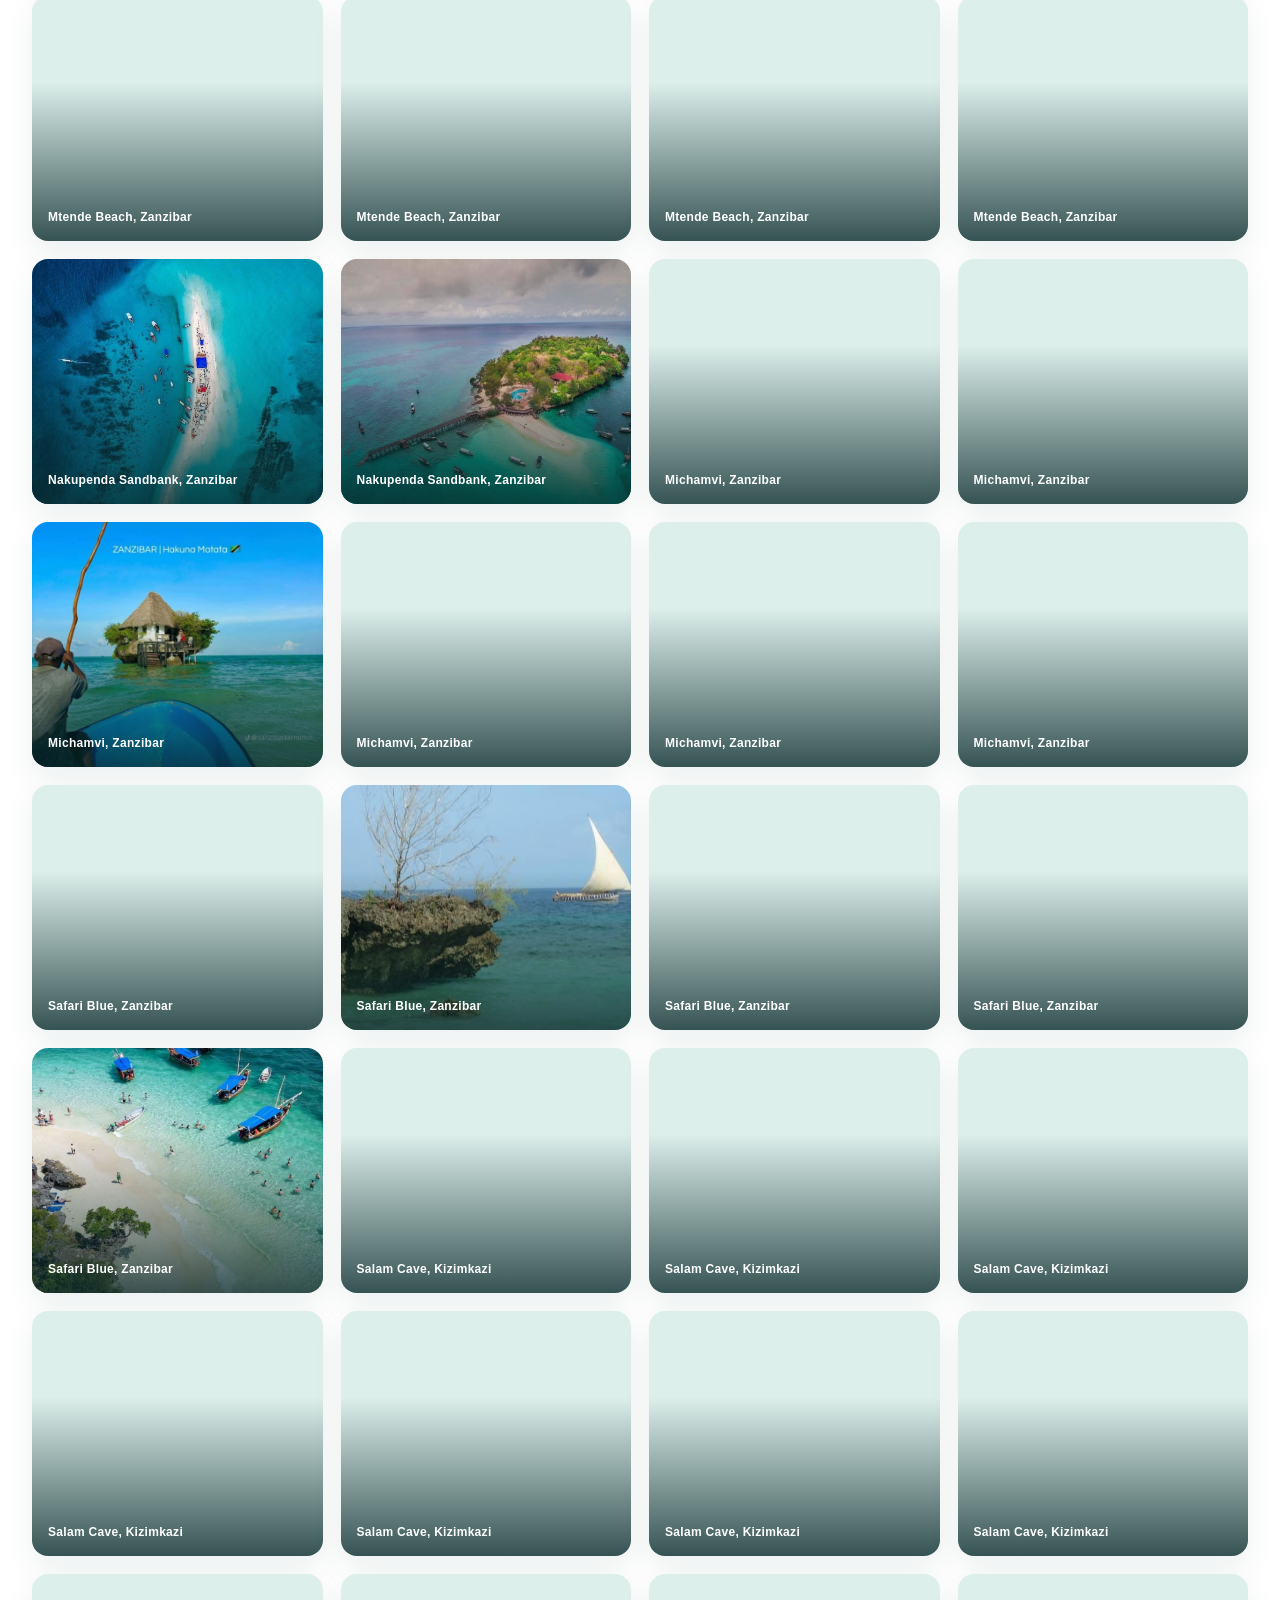
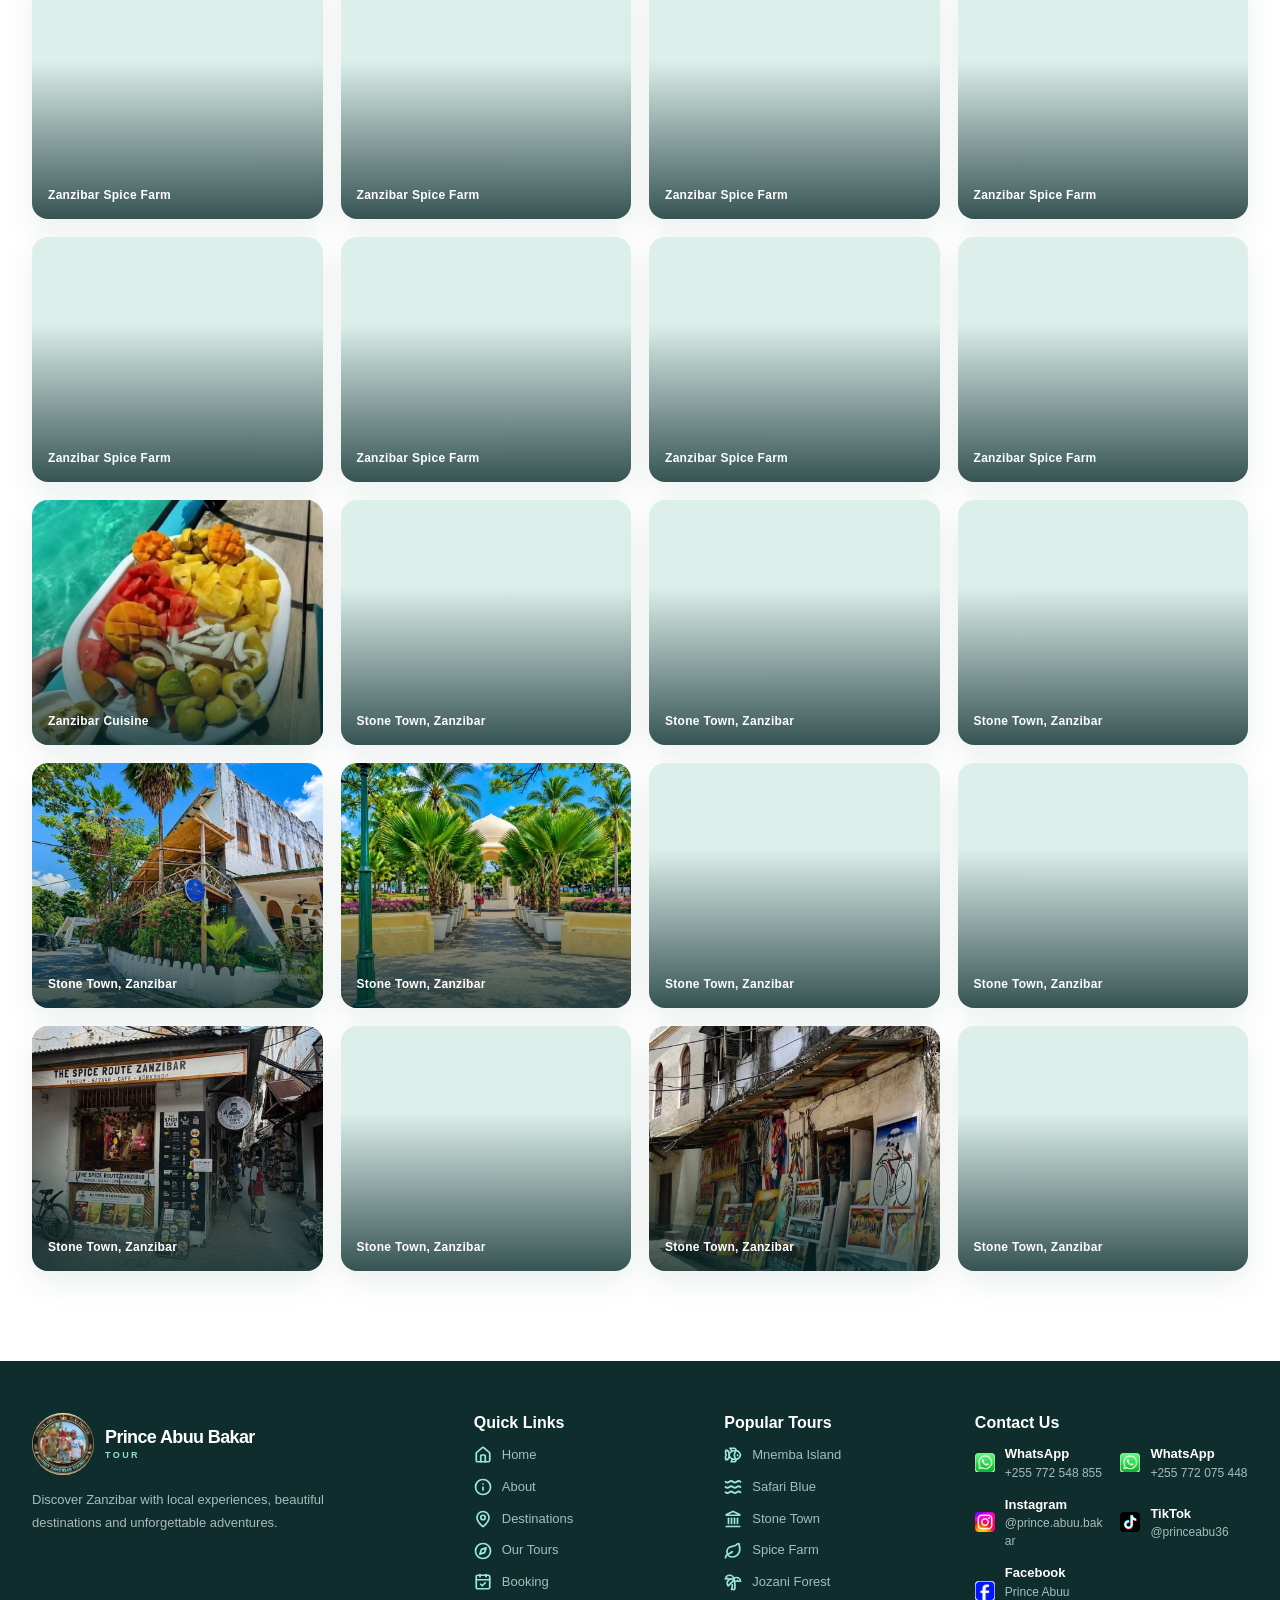
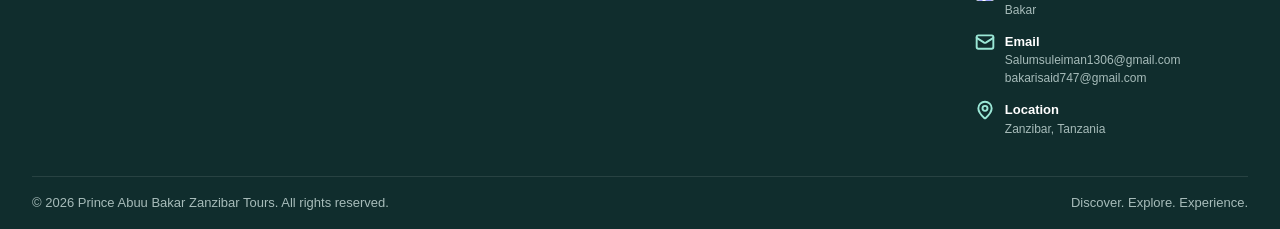
<file: destinations.html>
<!DOCTYPE html>
<html lang="en">
<head>
    <meta charset="UTF-8">
    <meta name="viewport" content="width=device-width, initial-scale=1.0, viewport-fit=cover">
    <title>Prince Abuu Bakar | Zanzibar Destinations</title>
    <meta name="description" content="Discover Zanzibar's beautiful beaches, historic streets and unforgettable island locations.">
    <meta name="theme-color" content="#087e80">
    <meta name="color-scheme" content="light">
    <link rel="icon" type="image/jpeg" href="assets/images/optimized/logo.jpeg">
    <link rel="stylesheet" href="style.css">
    <script src="assets/lucide.min.js"></script>
</head>
<body>
<header class="header">
    <div class="container nav-container">

        <a href="index.html" class="brand">
            <img
                src="assets/images/optimized/logo.jpeg"
                alt="Prince Abuu Bakar Zanzibar Tours"
                class="site-logo"
                width="180"
                height="60"
            >
            <span class="brand-name">Prince Abuu Bakar <small>Tour</small></span>
        </a>

        <nav class="nav-menu" id="navMenu">

            <a href="index.html">
                <i data-lucide="house" aria-hidden="true"></i>
                <span data-i18n="navHome">Home</span>
            </a>
            <a href="destinations.html">
                <i data-lucide="map-pin" aria-hidden="true"></i>
                <span data-i18n="navDestinations">Destinations</span>
            </a>
            <a href="tours.html">
                <i data-lucide="compass" aria-hidden="true"></i>
                <span data-i18n="navTours">Tours</span>
            </a>
            <a href="about.html">
                <i data-lucide="info" aria-hidden="true"></i>
                <span data-i18n="navAbout">About</span>
            </a>
            <a href="gallery.html">
                <i data-lucide="images" aria-hidden="true"></i>
                <span data-i18n="navGallery">Gallery</span>
            </a>

            <a href="booking.html" class="btn btn-primary nav-book nav-mobile-book">
                Book Your Trip
                <i data-lucide="arrow-up-right"></i>
            </a>

        </nav>

        <div class="nav-actions">
            <label class="language-picker" aria-label="Website language">
                <i data-lucide="globe-2"></i>
                <select id="languageSelect">
                    <option value="en">EN</option>
                    <option value="sw">SW</option>
                    <option value="fr">FR</option>
                    <option value="de">DE</option>
                    <option value="it">IT</option>
                    <option value="es">ES</option>
                </select>
            </label>

            <a href="booking.html" class="btn btn-primary nav-book nav-desktop-book">
                Book Your Trip
                <i data-lucide="arrow-up-right"></i>
            </a>

            <button class="menu-toggle" id="menuToggle" aria-label="Toggle navigation" aria-expanded="false" aria-controls="navMenu">
                <i data-lucide="menu"></i>
            </button>
        </div>

    </div>
</header>
<main>
<section class="destinations section-padding" id="destinations">

    <div class="container">

        <div class="section-heading center">

            <span class="section-tag" data-i18n="exploreIsland">EXPLORE THE ISLAND</span>

            <h2><span data-i18n="beautifulPlaces">Beautiful Places,</span> <span data-i18n="unforgettableMemories">Unforgettable Memories</span></h2>

            <p>
                <span data-i18n="destinationIntro">From historic streets to tropical beaches, discover the beauty that makes Zanzibar special.</span>
            </p>

        </div>

        <div class="destination-grid">

            <a href="booking.html" class="destination-card destination-large" data-destination-index="0">

                <img
                    src="assets/images/optimized/kendwa beach1.jpeg"
                    alt="Kendwa Beach and its turquoise Indian Ocean water"
                    class="destination-photo is-active"
                    loading="lazy"
                    decoding="async"
                    data-photo-index="0"
                    aria-hidden="false"
                >
                <img
                    src="assets/images/optimized/kendwa beach1.jpeg"
                    alt=""
                    class="destination-photo"
                    loading="lazy"
                    decoding="async"
                    data-photo-index="1"
                    aria-hidden="true"
                >

                <div class="destination-overlay">
                    <span data-i18n="exploreIsland">EXPLORE THE ISLAND</span>
                    <h3 class="destination-photo-caption">Kendwa Beach, Zanzibar</h3>
                    <i data-lucide="arrow-up-right"></i>
                </div>

            </a>

            <a href="booking.html" class="destination-card" data-destination-index="1">

                <img
                    src="assets/images/optimized/ston town1.jpeg"
                    alt="Stone Town's historic cathedral and surrounding streets"
                    class="destination-photo is-active"
                    loading="lazy"
                    decoding="async"
                    data-photo-index="0"
                    aria-hidden="false"
                >
                <img
                    src="assets/images/optimized/ston town1.jpeg"
                    alt=""
                    class="destination-photo"
                    loading="lazy"
                    decoding="async"
                    data-photo-index="1"
                    aria-hidden="true"
                >

                <div class="destination-overlay">
                    <span data-i18n="exploreIsland">EXPLORE THE ISLAND</span>
                    <h3 class="destination-photo-caption">Stone Town, Zanzibar</h3>
                    <i data-lucide="arrow-up-right"></i>
                </div>

            </a>

            <a href="booking.html" class="destination-card" data-destination-index="2">

                <img
                    src="assets/images/optimized/mnemb island3.jpeg"
                    alt="Dolphins swimming in clear water near Mnemba Island"
                    class="destination-photo is-active"
                    loading="lazy"
                    decoding="async"
                    data-photo-index="0"
                    aria-hidden="false"
                >
                <img
                    src="assets/images/optimized/mnemb island3.jpeg"
                    alt=""
                    class="destination-photo"
                    loading="lazy"
                    decoding="async"
                    data-photo-index="1"
                    aria-hidden="true"
                >

                <div class="destination-overlay">
                    <span data-i18n="exploreIsland">EXPLORE THE ISLAND</span>
                    <h3 class="destination-photo-caption">Mnemba Island, Zanzibar</h3>
                    <i data-lucide="arrow-up-right"></i>
                </div>

            </a>

        </div>

    </div>

</section>
<section class="gallery section-padding" id="gallery">

    <div class="container">

        <div class="section-heading center">

            <span class="section-tag" data-i18n="islandMoments">ISLAND MOMENTS</span>

            <h2><span data-i18n="discover">Discover</span> <span>Zanzibar</span></h2>

            <p>
                <span data-i18n="galleryIntro">Beautiful destinations, ocean views and memorable experiences.</span>
            </p>

        </div>

        <div class="gallery-grid" id="photoGallery" role="list" aria-label="Zanzibar tour photo gallery"></div>
        <div class="gallery-actions">
            <button
                class="gallery-toggle"
                id="galleryToggle"
                type="button"
                aria-controls="extraPhotoGallery"
                aria-expanded="false"
            >
                See all images
            </button>
        </div>
        <div
            class="gallery-grid gallery-extra-grid"
            id="extraPhotoGallery"
            role="list"
            aria-label="More Zanzibar tour photos"
            hidden
        ></div>

    </div>

</section>
</main>
<footer class="footer">

    <div class="container">

        <div class="footer-main">

            <div class="footer-brand">

                <a href="index.html" class="brand">

                    <img
                        src="assets/images/optimized/logo.jpeg"
                        alt="Prince Abuu Bakar Zanzibar Tours"
                        class="site-logo footer-logo"
                        width="62"
                        height="62"
                        loading="lazy"
                    >
                    <span class="brand-name footer-brand-name">Prince Abuu Bakar <small>Tour</small></span>

                </a>

                <p data-i18n="footerText">
                    Discover Zanzibar with local experiences, beautiful destinations and unforgettable adventures.
                </p>

            </div>

            <div class="footer-column">

                <h4 data-i18n="quickLinks">Quick Links</h4>

                <a href="index.html">
                    <i data-lucide="house" aria-hidden="true"></i>
                    <span data-i18n="navHome">Home</span>
                </a>
                <a href="about.html">
                    <i data-lucide="info" aria-hidden="true"></i>
                    <span data-i18n="navAbout">About</span>
                </a>
                <a href="destinations.html">
                    <i data-lucide="map-pin" aria-hidden="true"></i>
                    <span data-i18n="navDestinations">Destinations</span>
                </a>
                <a href="tours.html">
                    <i data-lucide="compass" aria-hidden="true"></i>
                    <span data-i18n="ourTours">Our Tours</span>
                </a>
                <a href="booking.html">
                    <i data-lucide="calendar-check" aria-hidden="true"></i>
                    <span data-i18n="booking">Booking</span>
                </a>

            </div>

            <div class="footer-column">

                <h4 data-i18n="popularTours">Popular Tours</h4>

                <a href="tours.html">
                    <i data-lucide="fish" aria-hidden="true"></i>
                    <span data-i18n="mnembaIsland">Mnemba Island</span>
                </a>
                <a href="tours.html">
                    <i data-lucide="waves" aria-hidden="true"></i>
                    <span data-i18n="safariBlue">Safari Blue</span>
                </a>
                <a href="tours.html">
                    <i data-lucide="landmark" aria-hidden="true"></i>
                    <span data-i18n="stoneTown">Stone Town</span>
                </a>
                <a href="tours.html">
                    <i data-lucide="leaf" aria-hidden="true"></i>
                    <span data-i18n="spiceFarm">Spice Farm</span>
                </a>
                <a href="tours.html">
                    <i data-lucide="tree-palm" aria-hidden="true"></i>
                    <span data-i18n="jozaniForest">Jozani Forest</span>
                </a>

            </div>

            <div class="footer-column">

                <h4 data-i18n="contactUs">Contact Us</h4>

                <div class="footer-contact-list">
                    <a href="https://wa.me/255772548855" target="_blank" rel="noopener noreferrer" class="footer-contact-item" aria-label="WhatsApp: +255 772 548 855">
                        <img src="assets/images/optimized/what.jpg" alt="" aria-hidden="true">
                        <span>
                            <strong data-i18n="whatsapp">WhatsApp</strong>
                            <small>+255 772 548 855</small>
                        </span>
                    </a>

                    <a href="https://wa.me/255772075448" target="_blank" rel="noopener noreferrer" class="footer-contact-item" aria-label="WhatsApp: +255 772 075 448">
                        <img src="assets/images/optimized/what.jpg" alt="" aria-hidden="true">
                        <span>
                            <strong data-i18n="whatsapp">WhatsApp</strong>
                            <small>+255 772 075 448</small>
                        </span>
                    </a>

                    <a href="https://www.instagram.com/prince.abuu.bakar/" target="_blank" rel="noopener noreferrer" class="footer-contact-item">
                        <img src="assets/images/optimized/insta.jpg" alt="" aria-hidden="true">
                        <span>
                            <strong data-i18n="instagram">Instagram</strong>
                            <small>@prince.abuu.bakar</small>
                        </span>
                    </a>

                    <a href="https://www.tiktok.com/@princeabu36?_r=1&amp;_t=ZS-9Be3h5L3zU2" target="_blank" rel="noopener noreferrer" class="footer-contact-item">
                        <img src="assets/images/optimized/Ticktok.jpg" alt="" aria-hidden="true">
                        <span>
                            <strong>TikTok</strong>
                            <small>@princeabu36</small>
                        </span>
                    </a>

                    <a href="https://www.facebook.com/share/1E7sCqmDXC/" target="_blank" rel="noopener noreferrer" class="footer-contact-item">
                        <img src="assets/images/optimized/facebook.jpg" alt="" aria-hidden="true">
                        <span>
                            <strong>Facebook</strong>
                            <small>Prince Abuu Bakar</small>
                        </span>
                    </a>

                    <div class="footer-contact-item footer-contact-email">
                        <i data-lucide="mail" aria-hidden="true"></i>
                        <span>
                            <strong>Email</strong>
                            <a href="mailto:Salumsuleiman1306@gmail.com" class="footer-email-link"><small>Salumsuleiman1306@gmail.com</small></a>
                            <a href="mailto:bakarisaid747@gmail.com" class="footer-email-link"><small>bakarisaid747@gmail.com</small></a>
                        </span>
                    </div>

                    <div class="footer-contact-item footer-contact-location">
                        <i data-lucide="map-pin" aria-hidden="true"></i>
                        <span>
                            <strong data-i18n="location">Location</strong>
                            <small>Zanzibar, Tanzania</small>
                        </span>
                    </div>
                </div>

            </div>

        </div>

        <div class="footer-bottom">

            <p>
                &copy; <span id="year"></span>
                Prince Abuu Bakar Zanzibar Tours.
                <span data-i18n="rightsReserved">All rights reserved.</span>
            </p>

            <p data-i18n="footerTagline">
                Discover. Explore. Experience.
            </p>

        </div>

    </div>

</footer>
<button class="back-to-top" id="backToTop" type="button" aria-label="Back to top" title="Back to top" hidden>
    <i data-lucide="arrow-up" aria-hidden="true"></i>
</button>
<a href="https://wa.me/255772548855"
   class="whatsapp-float"
   target="_blank"
   rel="noopener noreferrer"
   aria-label="Chat on WhatsApp">

    <img src="assets/images/optimized/whatsapp-float.jpg" alt="WhatsApp">

</a>
<script src="script.js"></script>
</body>
</html>
</file>
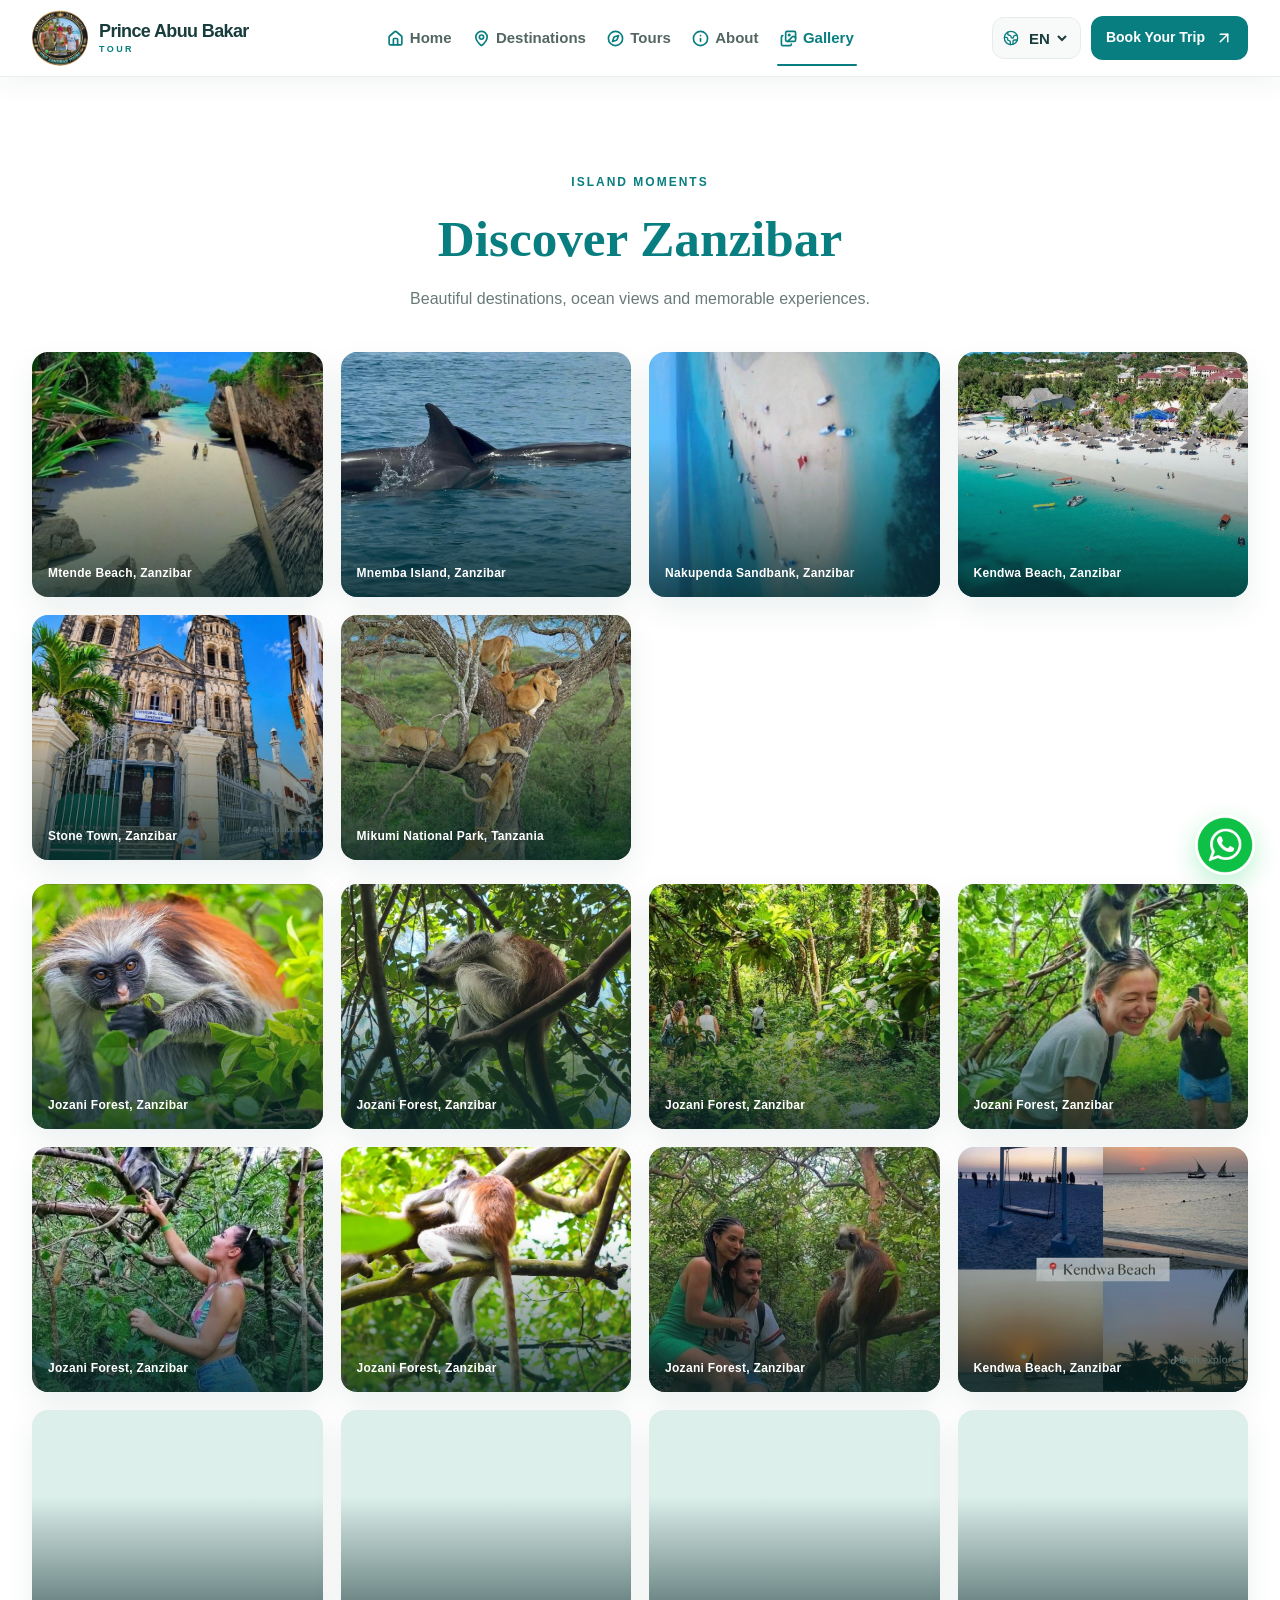
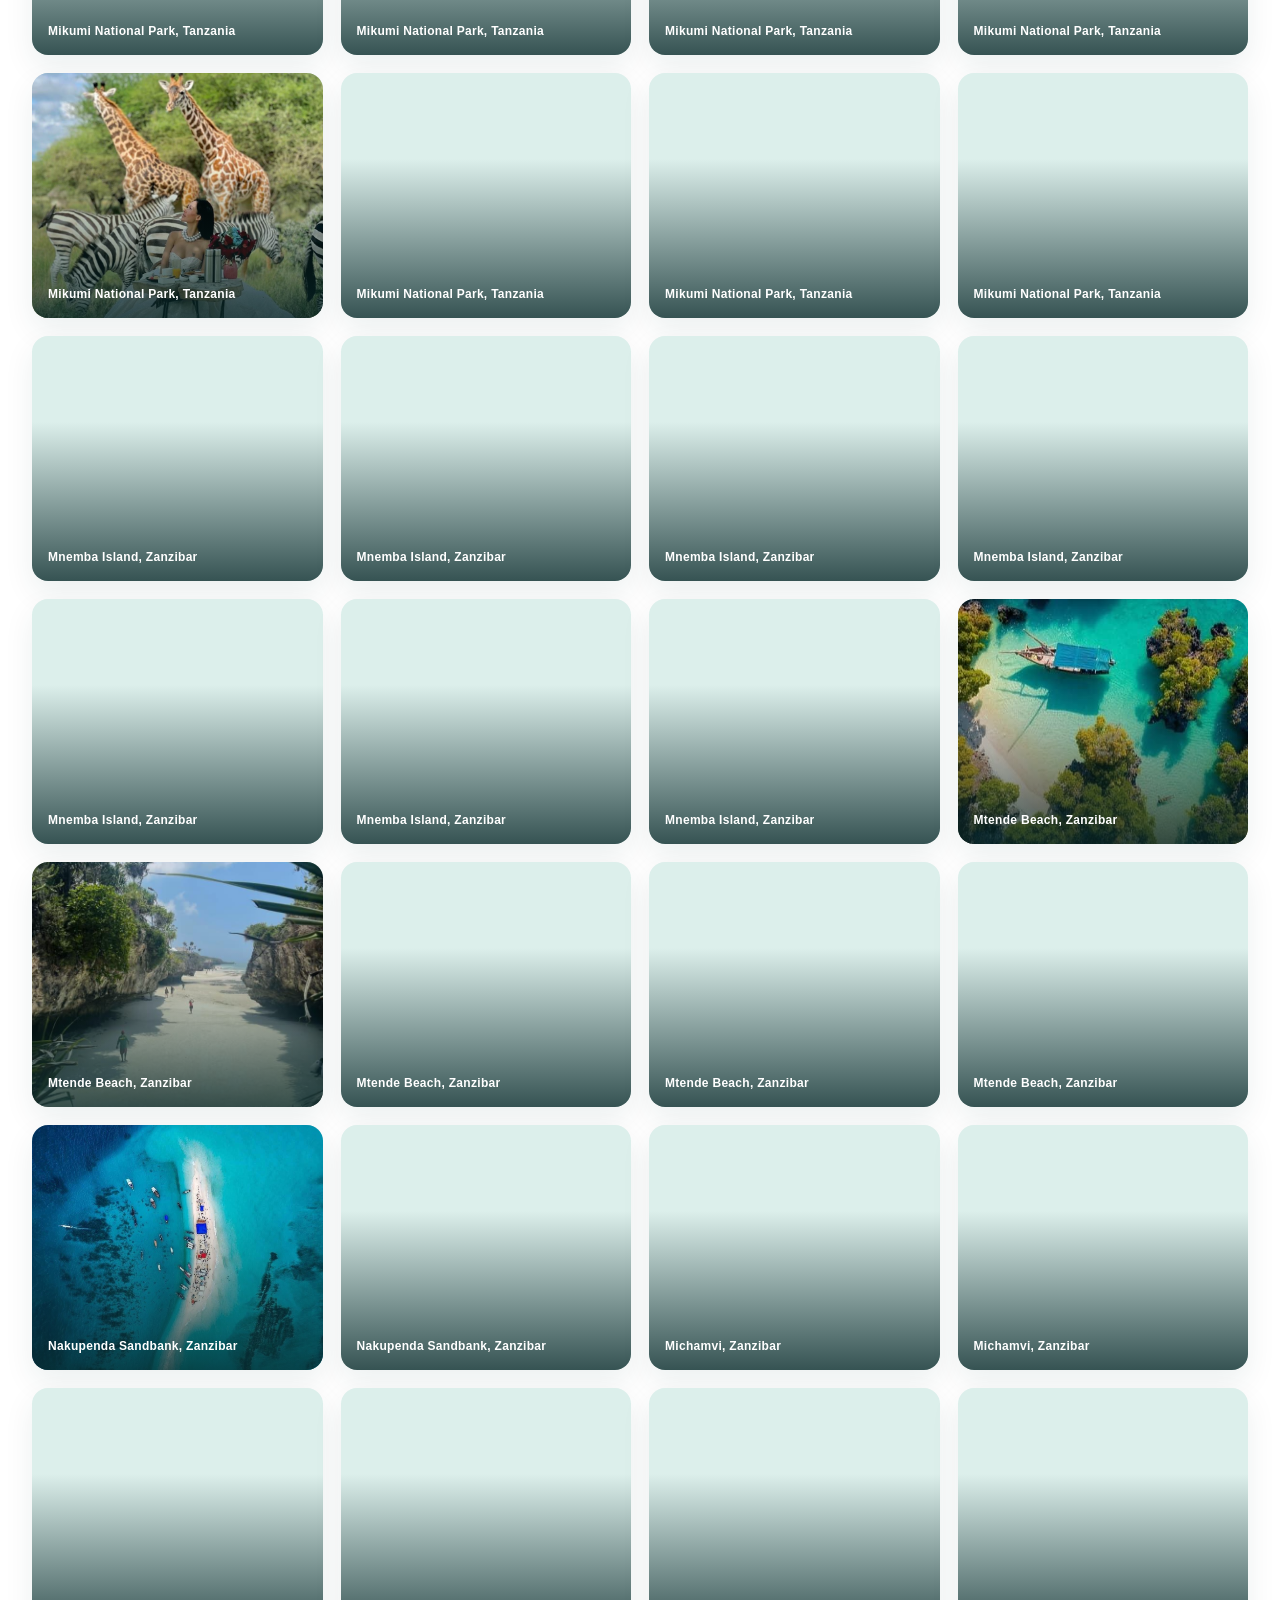
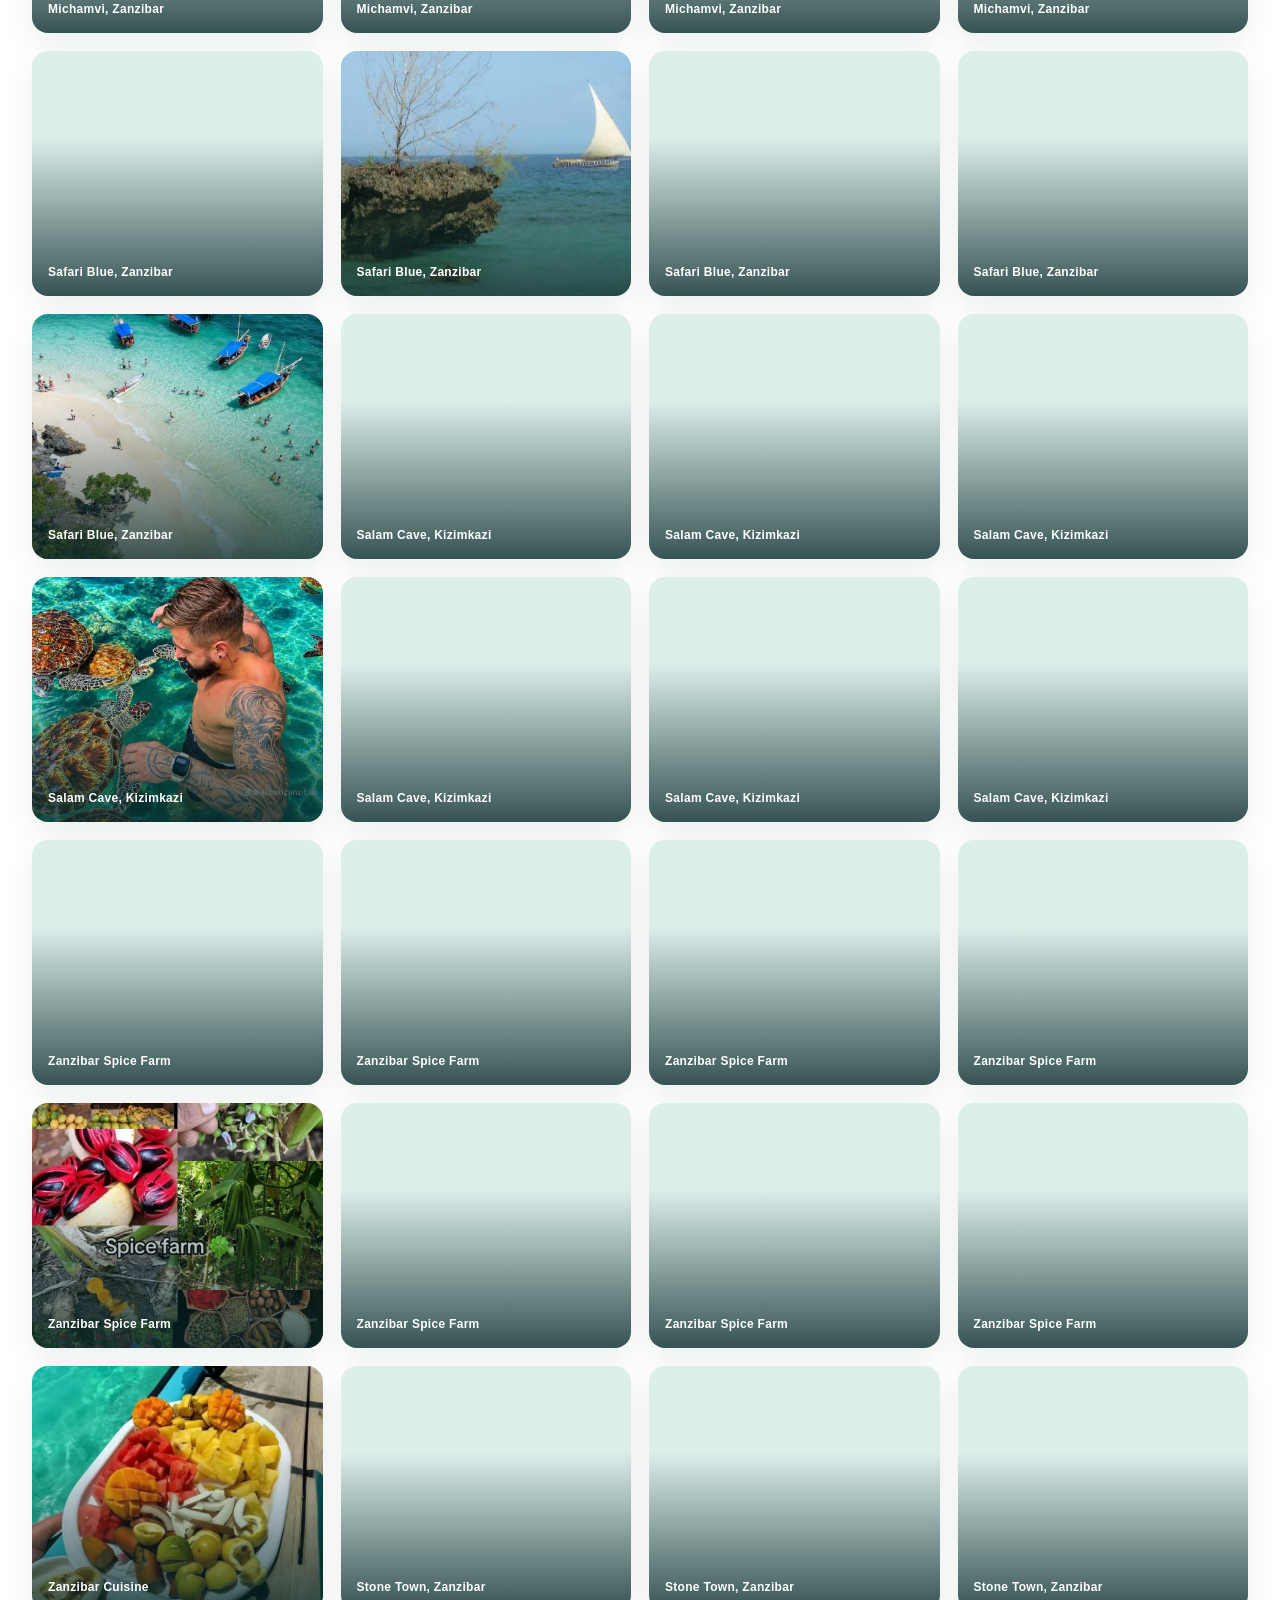
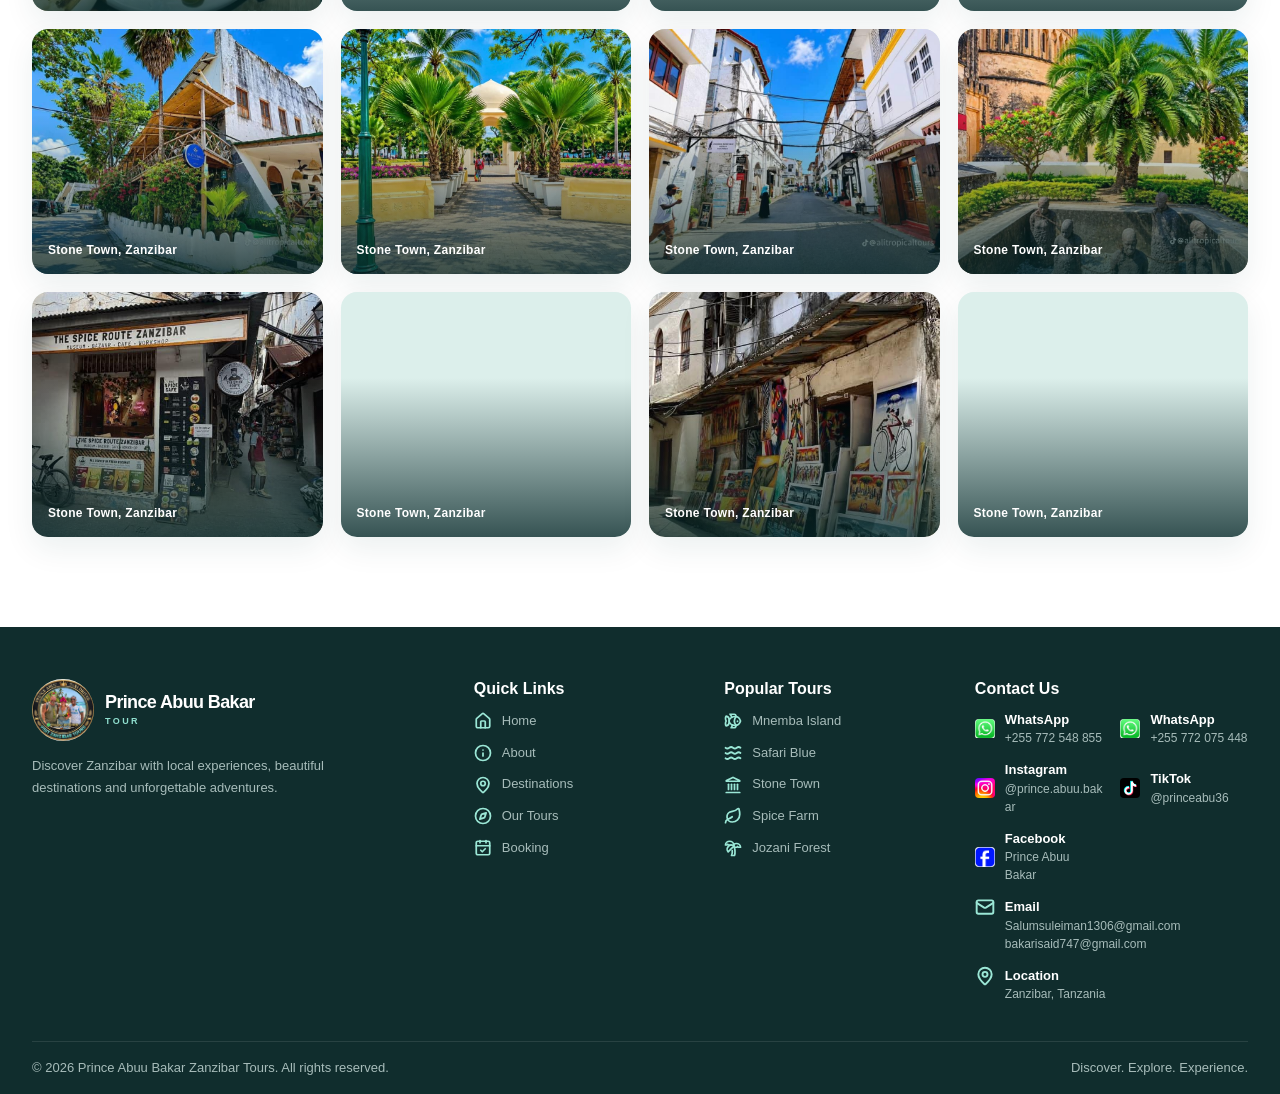
<file: gallery.html>
<!DOCTYPE html>
<html lang="en">
<head>
    <meta charset="UTF-8">
    <meta name="viewport" content="width=device-width, initial-scale=1.0, viewport-fit=cover">
    <title>Prince Abuu Bakar | Zanzibar Photo Gallery</title>
    <meta name="description" content="Explore photographs of Zanzibar's beaches, island life, marine experiences and wildlife.">
    <meta name="theme-color" content="#087e80">
    <meta name="color-scheme" content="light">
    <link rel="icon" type="image/jpeg" href="assets/images/optimized/logo.jpeg">
    <link rel="stylesheet" href="style.css">
    <script src="assets/lucide.min.js"></script>
</head>
<body>
<header class="header">
    <div class="container nav-container">

        <a href="index.html" class="brand">
            <img
                src="assets/images/optimized/logo.jpeg"
                alt="Prince Abuu Bakar Zanzibar Tours"
                class="site-logo"
                width="180"
                height="60"
            >
            <span class="brand-name">Prince Abuu Bakar <small>Tour</small></span>
        </a>

        <nav class="nav-menu" id="navMenu">

            <a href="index.html">
                <i data-lucide="house" aria-hidden="true"></i>
                <span data-i18n="navHome">Home</span>
            </a>
            <a href="destinations.html">
                <i data-lucide="map-pin" aria-hidden="true"></i>
                <span data-i18n="navDestinations">Destinations</span>
            </a>
            <a href="tours.html">
                <i data-lucide="compass" aria-hidden="true"></i>
                <span data-i18n="navTours">Tours</span>
            </a>
            <a href="about.html">
                <i data-lucide="info" aria-hidden="true"></i>
                <span data-i18n="navAbout">About</span>
            </a>
            <a href="gallery.html">
                <i data-lucide="images" aria-hidden="true"></i>
                <span data-i18n="navGallery">Gallery</span>
            </a>

            <a href="booking.html" class="btn btn-primary nav-book nav-mobile-book">
                Book Your Trip
                <i data-lucide="arrow-up-right"></i>
            </a>

        </nav>

        <div class="nav-actions">
            <label class="language-picker" aria-label="Website language">
                <i data-lucide="globe-2"></i>
                <select id="languageSelect">
                    <option value="en">EN</option>
                    <option value="sw">SW</option>
                    <option value="fr">FR</option>
                    <option value="de">DE</option>
                    <option value="it">IT</option>
                    <option value="es">ES</option>
                </select>
            </label>

            <a href="booking.html" class="btn btn-primary nav-book nav-desktop-book">
                Book Your Trip
                <i data-lucide="arrow-up-right"></i>
            </a>

            <button class="menu-toggle" id="menuToggle" aria-label="Toggle navigation" aria-expanded="false" aria-controls="navMenu">
                <i data-lucide="menu"></i>
            </button>
        </div>

    </div>
</header>
<main>
<section class="gallery section-padding" id="gallery">

    <div class="container">

        <div class="section-heading center">

            <span class="section-tag" data-i18n="islandMoments">ISLAND MOMENTS</span>

            <h2><span data-i18n="discover">Discover</span> <span>Zanzibar</span></h2>

            <p>
                <span data-i18n="galleryIntro">Beautiful destinations, ocean views and memorable experiences.</span>
            </p>

        </div>

        <div class="gallery-grid" id="photoGallery" role="list" aria-label="Zanzibar tour photo gallery"></div>
        <div class="gallery-actions">
            <button
                class="gallery-toggle"
                id="galleryToggle"
                type="button"
                aria-controls="extraPhotoGallery"
                aria-expanded="false"
            >
                See all images
            </button>
        </div>
        <div
            class="gallery-grid gallery-extra-grid"
            id="extraPhotoGallery"
            role="list"
            aria-label="More Zanzibar tour photos"
            hidden
        ></div>

    </div>

</section>
</main>
<footer class="footer">

    <div class="container">

        <div class="footer-main">

            <div class="footer-brand">

                <a href="index.html" class="brand">

                    <img
                        src="assets/images/optimized/logo.jpeg"
                        alt="Prince Abuu Bakar Zanzibar Tours"
                        class="site-logo footer-logo"
                        width="62"
                        height="62"
                        loading="lazy"
                    >
                    <span class="brand-name footer-brand-name">Prince Abuu Bakar <small>Tour</small></span>

                </a>

                <p data-i18n="footerText">
                    Discover Zanzibar with local experiences, beautiful destinations and unforgettable adventures.
                </p>

            </div>

            <div class="footer-column">

                <h4 data-i18n="quickLinks">Quick Links</h4>

                <a href="index.html">
                    <i data-lucide="house" aria-hidden="true"></i>
                    <span data-i18n="navHome">Home</span>
                </a>
                <a href="about.html">
                    <i data-lucide="info" aria-hidden="true"></i>
                    <span data-i18n="navAbout">About</span>
                </a>
                <a href="destinations.html">
                    <i data-lucide="map-pin" aria-hidden="true"></i>
                    <span data-i18n="navDestinations">Destinations</span>
                </a>
                <a href="tours.html">
                    <i data-lucide="compass" aria-hidden="true"></i>
                    <span data-i18n="ourTours">Our Tours</span>
                </a>
                <a href="booking.html">
                    <i data-lucide="calendar-check" aria-hidden="true"></i>
                    <span data-i18n="booking">Booking</span>
                </a>

            </div>

            <div class="footer-column">

                <h4 data-i18n="popularTours">Popular Tours</h4>

                <a href="tours.html">
                    <i data-lucide="fish" aria-hidden="true"></i>
                    <span data-i18n="mnembaIsland">Mnemba Island</span>
                </a>
                <a href="tours.html">
                    <i data-lucide="waves" aria-hidden="true"></i>
                    <span data-i18n="safariBlue">Safari Blue</span>
                </a>
                <a href="tours.html">
                    <i data-lucide="landmark" aria-hidden="true"></i>
                    <span data-i18n="stoneTown">Stone Town</span>
                </a>
                <a href="tours.html">
                    <i data-lucide="leaf" aria-hidden="true"></i>
                    <span data-i18n="spiceFarm">Spice Farm</span>
                </a>
                <a href="tours.html">
                    <i data-lucide="tree-palm" aria-hidden="true"></i>
                    <span data-i18n="jozaniForest">Jozani Forest</span>
                </a>

            </div>

            <div class="footer-column">

                <h4 data-i18n="contactUs">Contact Us</h4>

                <div class="footer-contact-list">
                    <a href="https://wa.me/255772548855" target="_blank" rel="noopener noreferrer" class="footer-contact-item" aria-label="WhatsApp: +255 772 548 855">
                        <img src="assets/images/optimized/what.jpg" alt="" aria-hidden="true">
                        <span>
                            <strong data-i18n="whatsapp">WhatsApp</strong>
                            <small>+255 772 548 855</small>
                        </span>
                    </a>

                    <a href="https://wa.me/255772075448" target="_blank" rel="noopener noreferrer" class="footer-contact-item" aria-label="WhatsApp: +255 772 075 448">
                        <img src="assets/images/optimized/what.jpg" alt="" aria-hidden="true">
                        <span>
                            <strong data-i18n="whatsapp">WhatsApp</strong>
                            <small>+255 772 075 448</small>
                        </span>
                    </a>

                    <a href="https://www.instagram.com/prince.abuu.bakar/" target="_blank" rel="noopener noreferrer" class="footer-contact-item">
                        <img src="assets/images/optimized/insta.jpg" alt="" aria-hidden="true">
                        <span>
                            <strong data-i18n="instagram">Instagram</strong>
                            <small>@prince.abuu.bakar</small>
                        </span>
                    </a>

                    <a href="https://www.tiktok.com/@princeabu36?_r=1&amp;_t=ZS-9Be3h5L3zU2" target="_blank" rel="noopener noreferrer" class="footer-contact-item">
                        <img src="assets/images/optimized/Ticktok.jpg" alt="" aria-hidden="true">
                        <span>
                            <strong>TikTok</strong>
                            <small>@princeabu36</small>
                        </span>
                    </a>

                    <a href="https://www.facebook.com/share/1E7sCqmDXC/" target="_blank" rel="noopener noreferrer" class="footer-contact-item">
                        <img src="assets/images/optimized/facebook.jpg" alt="" aria-hidden="true">
                        <span>
                            <strong>Facebook</strong>
                            <small>Prince Abuu Bakar</small>
                        </span>
                    </a>

                    <div class="footer-contact-item footer-contact-email">
                        <i data-lucide="mail" aria-hidden="true"></i>
                        <span>
                            <strong>Email</strong>
                            <a href="mailto:Salumsuleiman1306@gmail.com" class="footer-email-link"><small>Salumsuleiman1306@gmail.com</small></a>
                            <a href="mailto:bakarisaid747@gmail.com" class="footer-email-link"><small>bakarisaid747@gmail.com</small></a>
                        </span>
                    </div>

                    <div class="footer-contact-item footer-contact-location">
                        <i data-lucide="map-pin" aria-hidden="true"></i>
                        <span>
                            <strong data-i18n="location">Location</strong>
                            <small>Zanzibar, Tanzania</small>
                        </span>
                    </div>
                </div>

            </div>

        </div>

        <div class="footer-bottom">

            <p>
                &copy; <span id="year"></span>
                Prince Abuu Bakar Zanzibar Tours.
                <span data-i18n="rightsReserved">All rights reserved.</span>
            </p>

            <p data-i18n="footerTagline">
                Discover. Explore. Experience.
            </p>

        </div>

    </div>

</footer>
<button class="back-to-top" id="backToTop" type="button" aria-label="Back to top" title="Back to top" hidden>
    <i data-lucide="arrow-up" aria-hidden="true"></i>
</button>
<a href="https://wa.me/255772548855"
   class="whatsapp-float"
   target="_blank"
   rel="noopener noreferrer"
   aria-label="Chat on WhatsApp">

    <img src="assets/images/optimized/whatsapp-float.jpg" alt="WhatsApp">

</a>
<script src="script.js"></script>
</body>
</html>
</file>
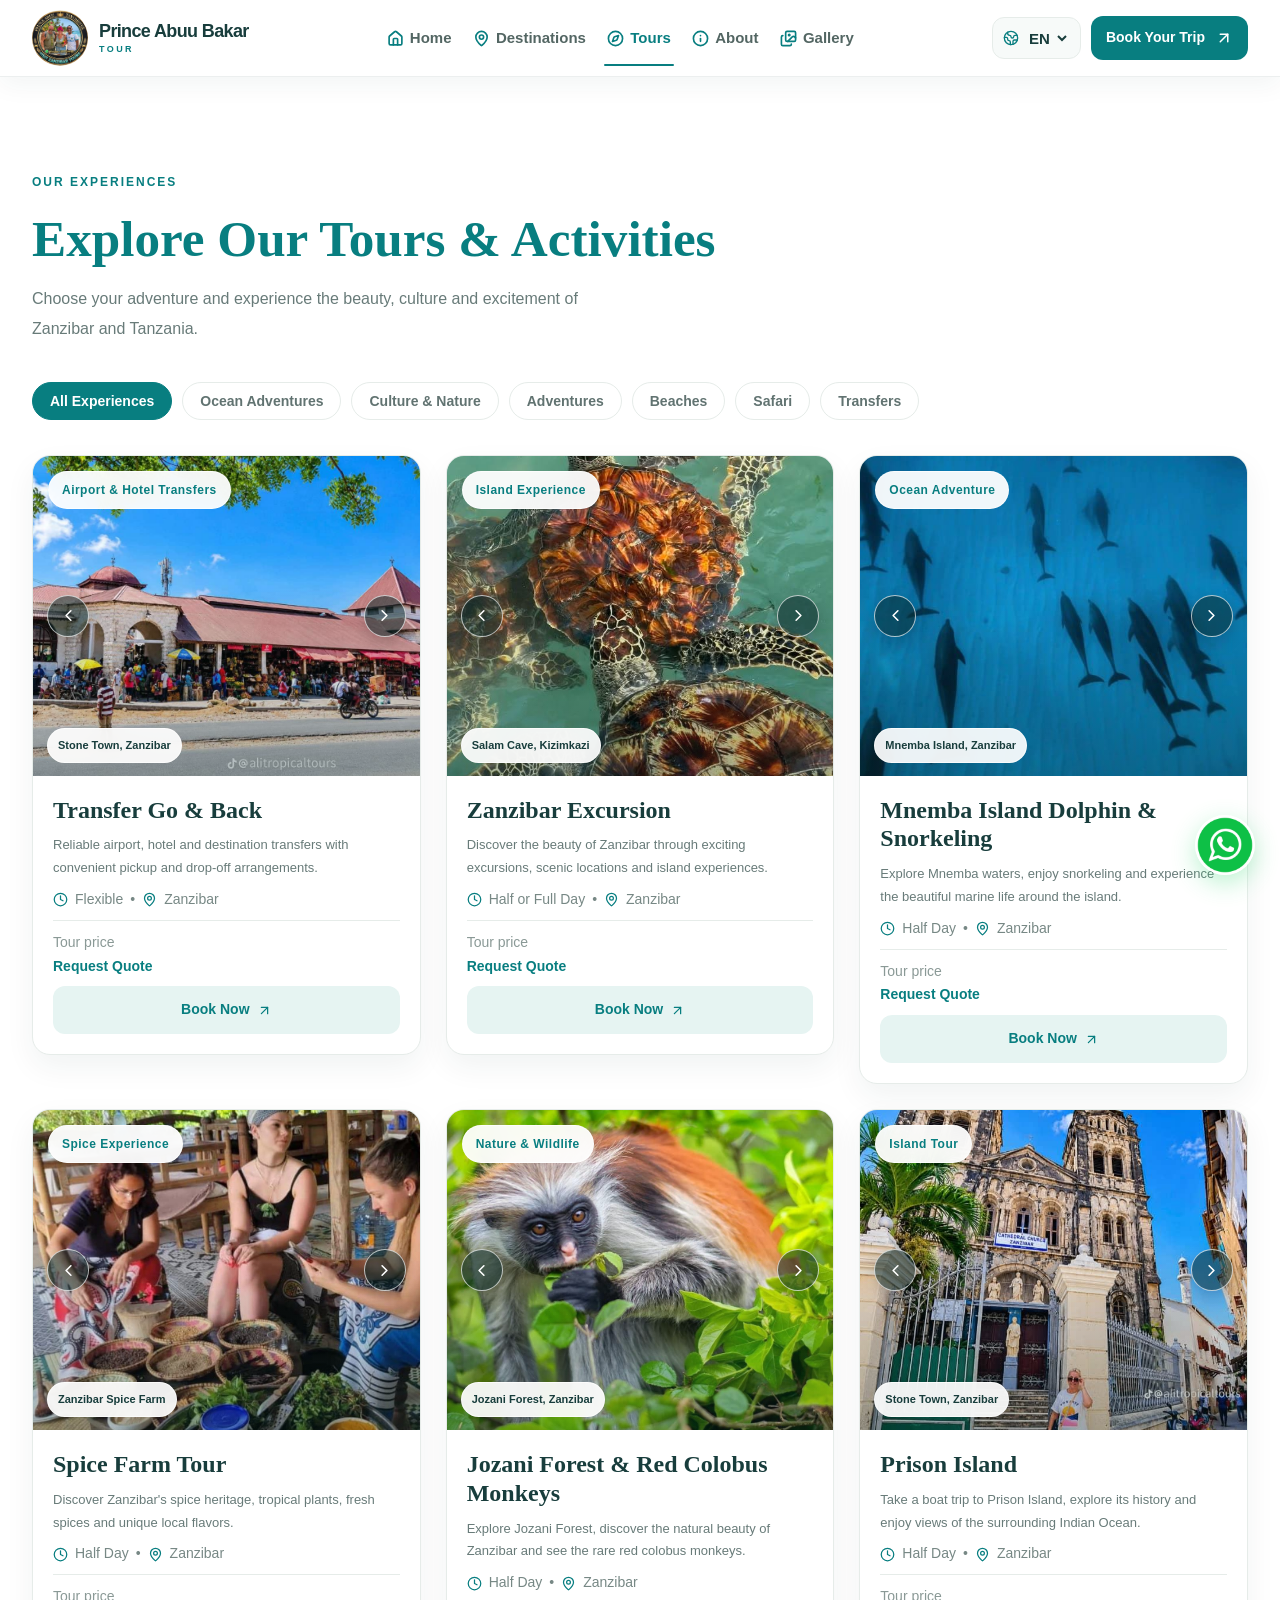
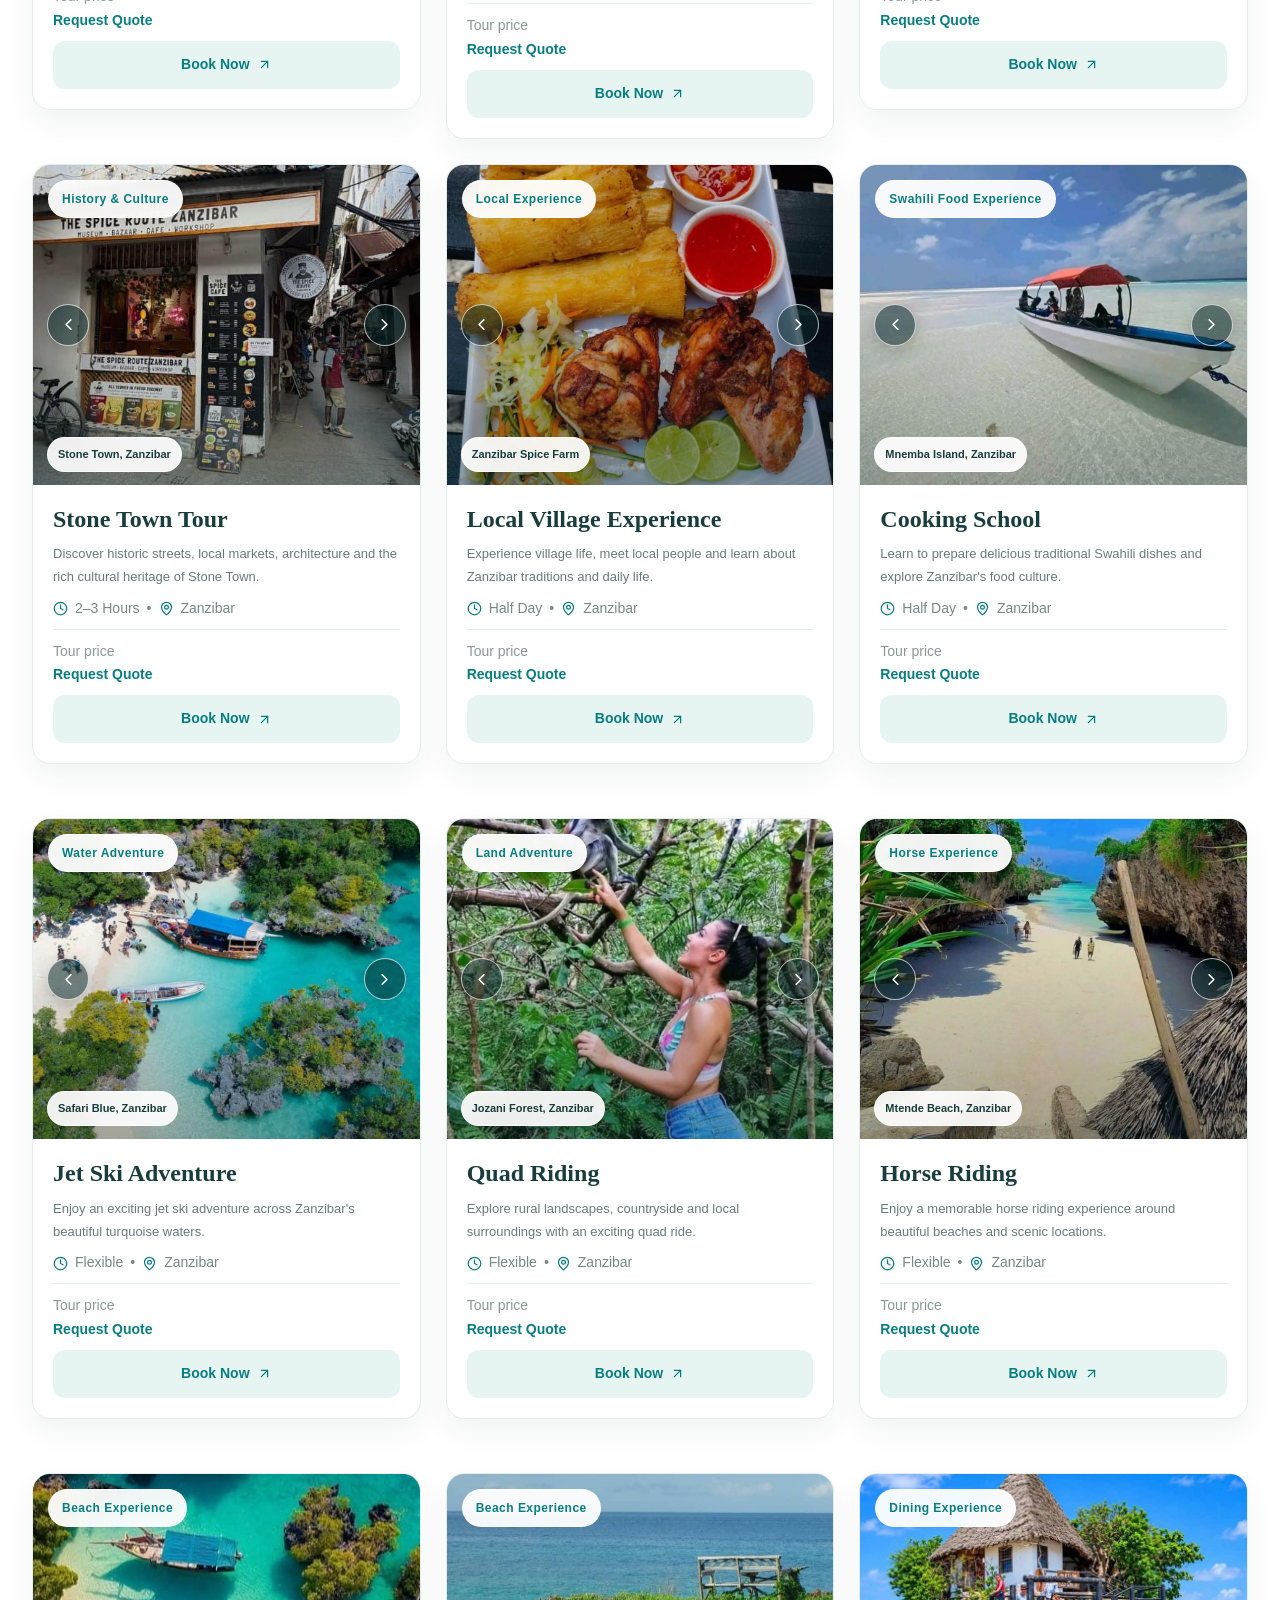
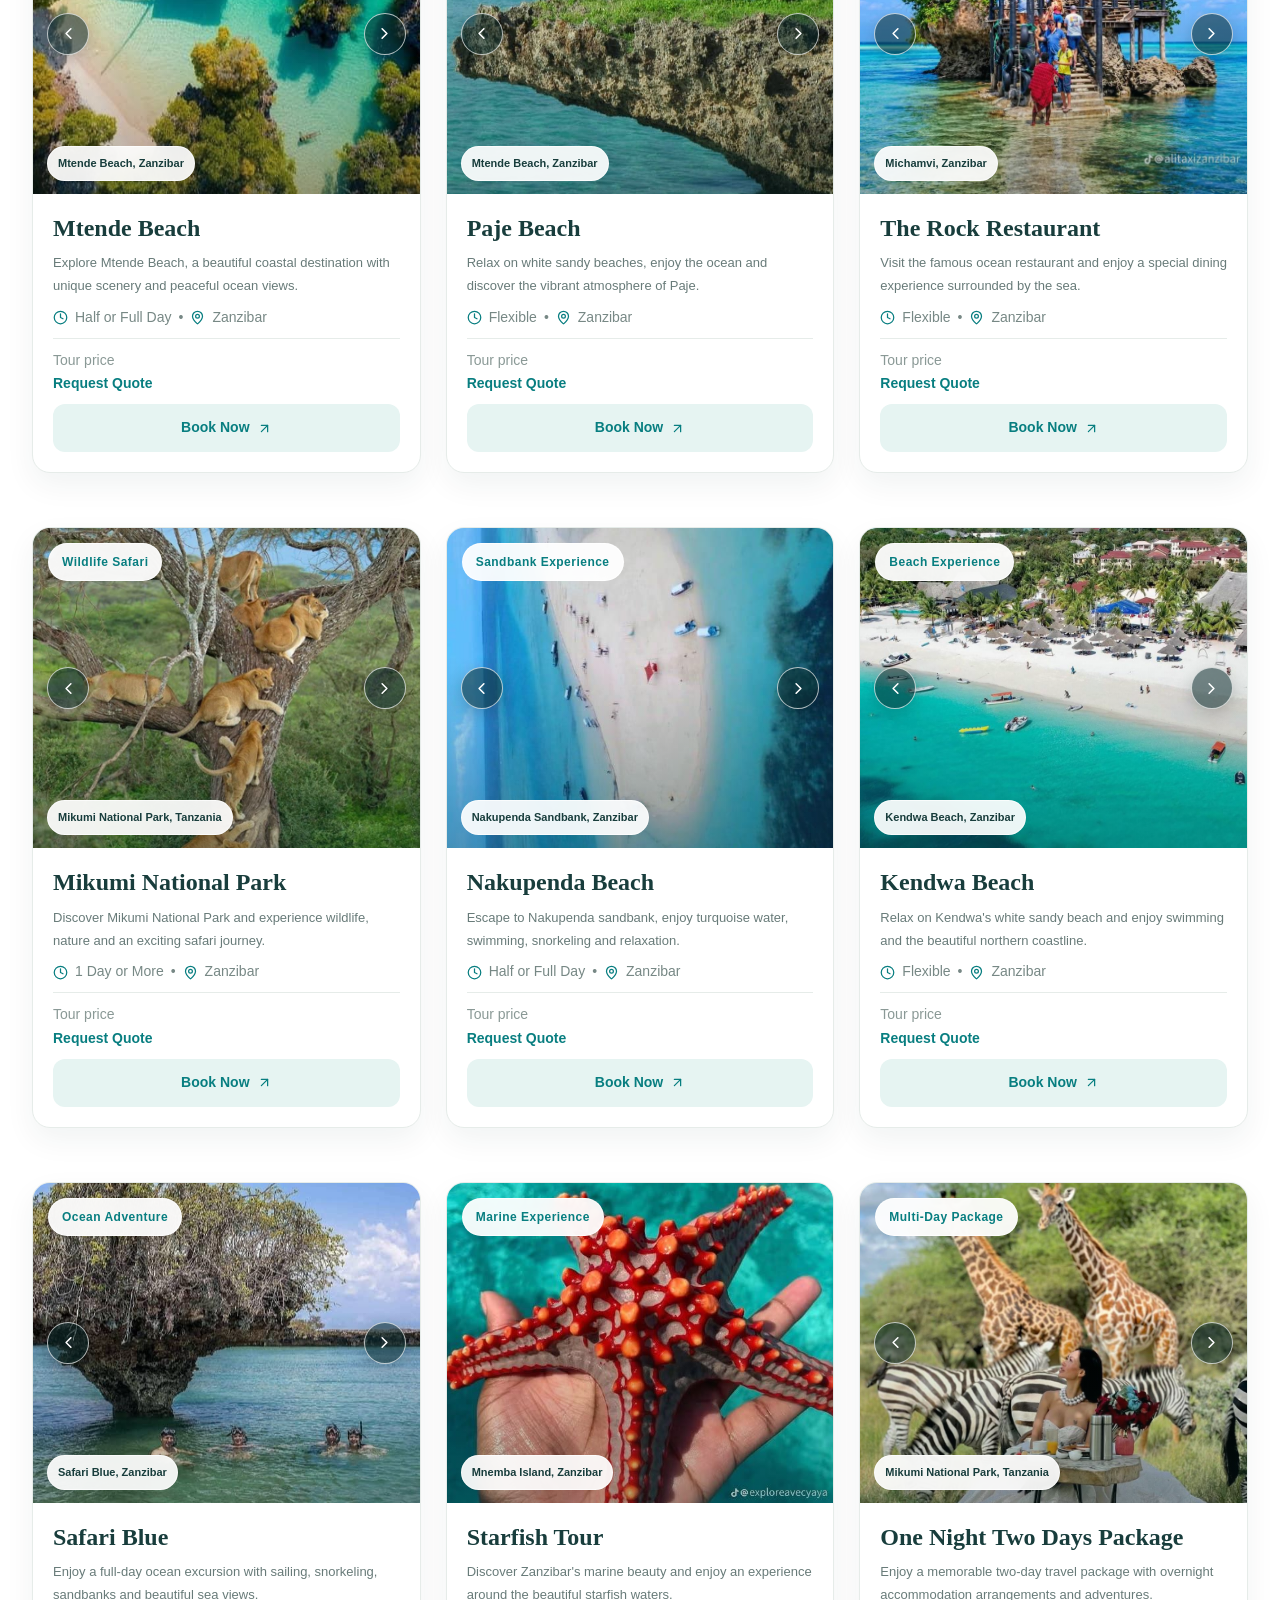
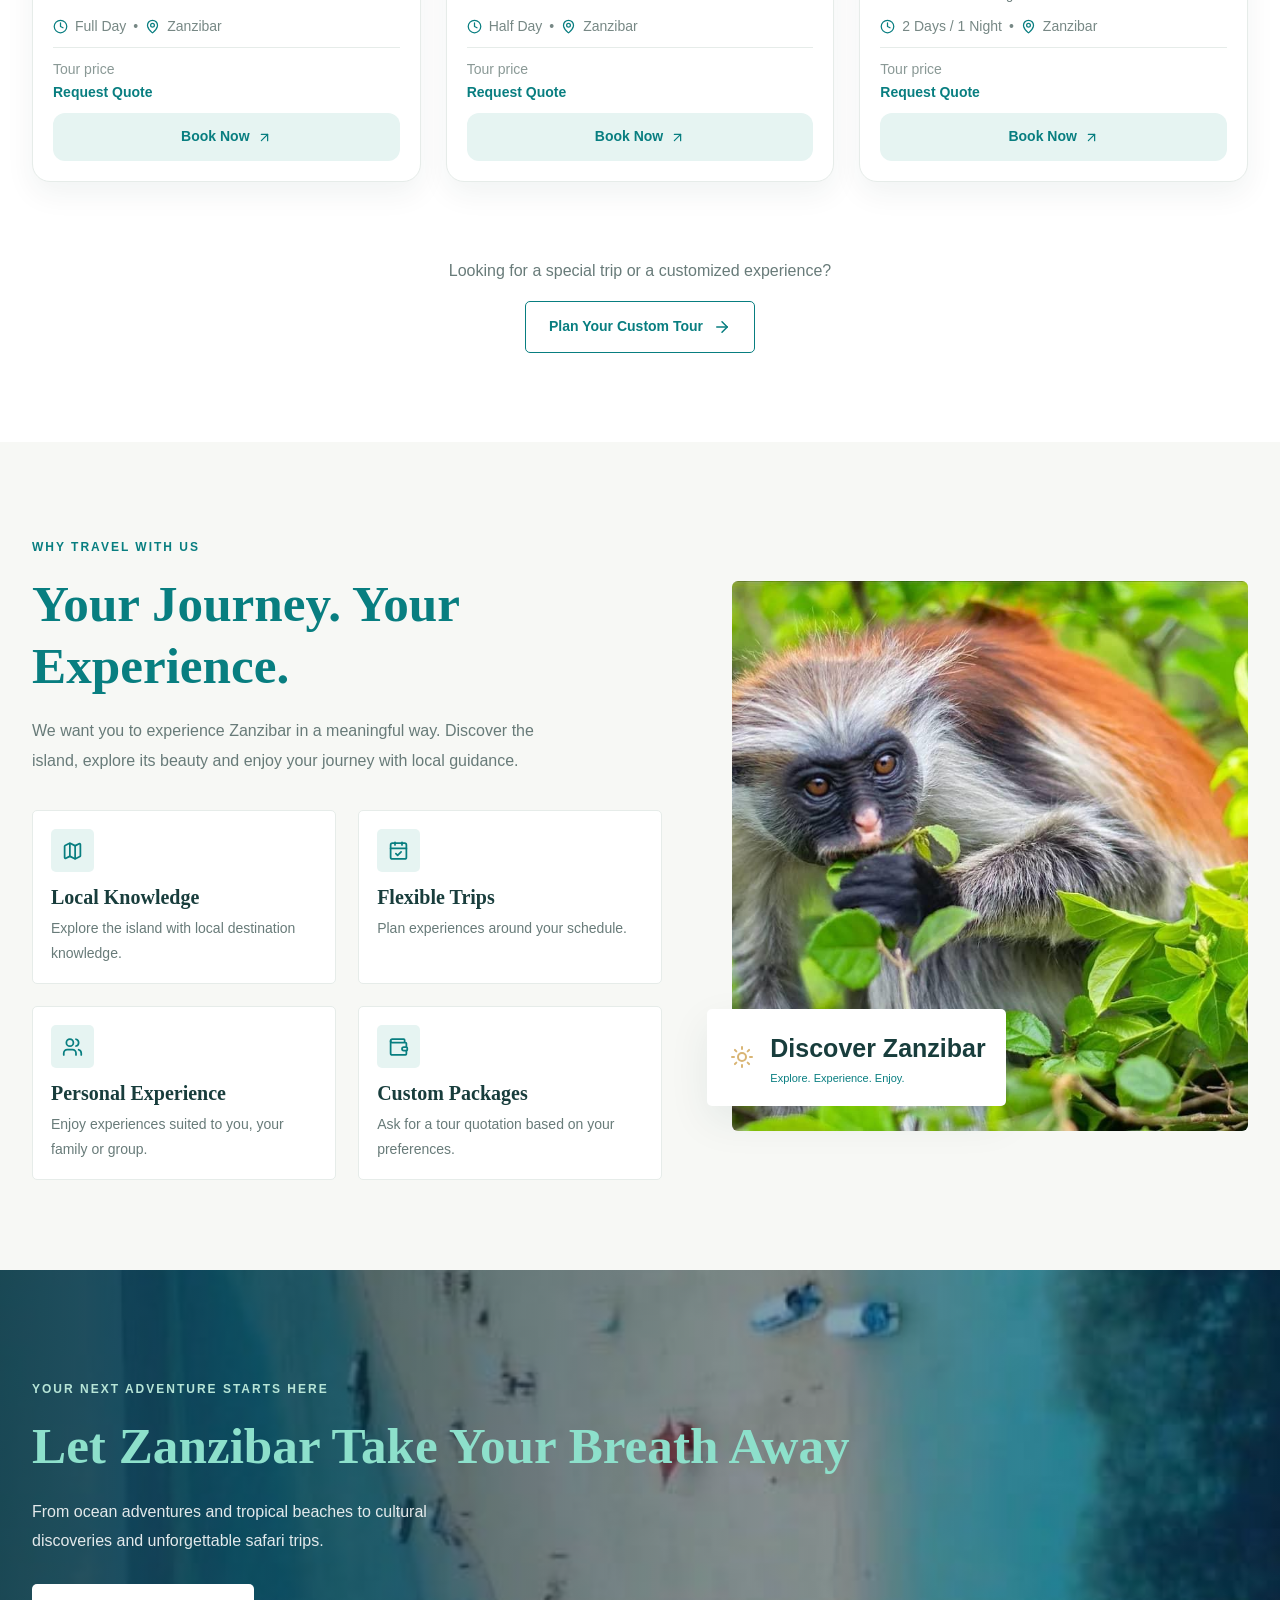
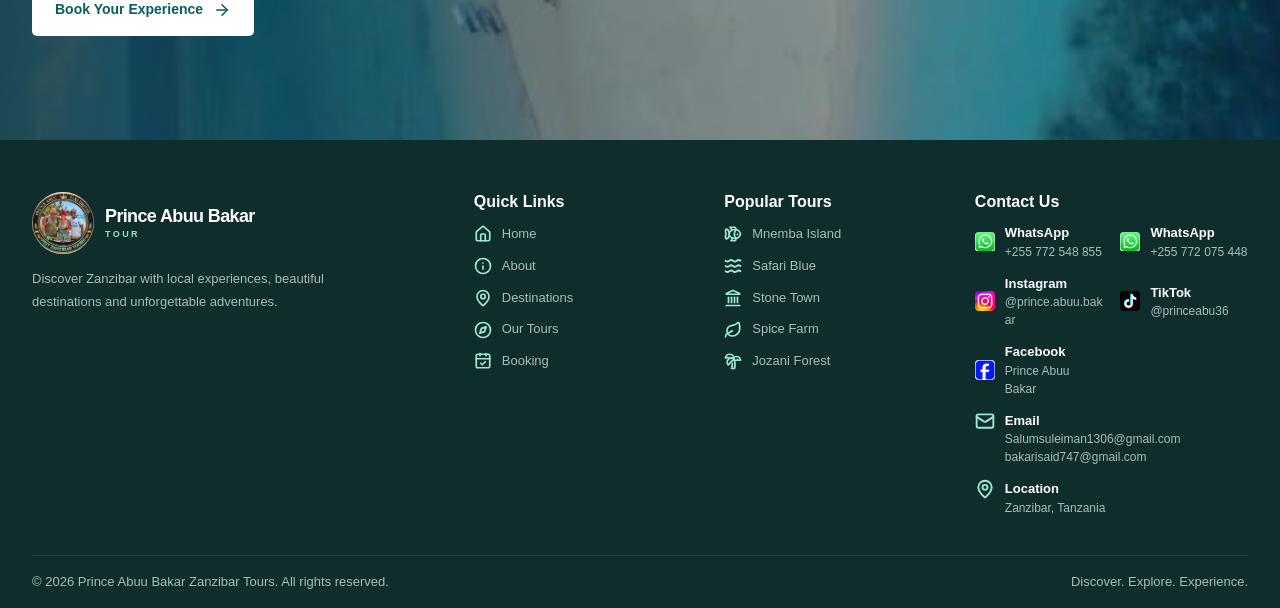
<file: tours.html>
<!DOCTYPE html>
<html lang="en">
<head>
    <meta charset="UTF-8">
    <meta name="viewport" content="width=device-width, initial-scale=1.0, viewport-fit=cover">
    <title>Prince Abuu Bakar | Zanzibar Tours & Activities</title>
    <meta name="description" content="Explore island tours, ocean adventures, cultural experiences and Tanzania safaris.">
    <meta name="theme-color" content="#087e80">
    <meta name="color-scheme" content="light">
    <link rel="icon" type="image/jpeg" href="assets/images/optimized/logo.jpeg">
    <link rel="stylesheet" href="style.css">
    <script src="assets/lucide.min.js"></script>
</head>
<body>
<header class="header">
    <div class="container nav-container">

        <a href="index.html" class="brand">
            <img
                src="assets/images/optimized/logo.jpeg"
                alt="Prince Abuu Bakar Zanzibar Tours"
                class="site-logo"
                width="180"
                height="60"
            >
            <span class="brand-name">Prince Abuu Bakar <small>Tour</small></span>
        </a>

        <nav class="nav-menu" id="navMenu">

            <a href="index.html">
                <i data-lucide="house" aria-hidden="true"></i>
                <span data-i18n="navHome">Home</span>
            </a>
            <a href="destinations.html">
                <i data-lucide="map-pin" aria-hidden="true"></i>
                <span data-i18n="navDestinations">Destinations</span>
            </a>
            <a href="tours.html">
                <i data-lucide="compass" aria-hidden="true"></i>
                <span data-i18n="navTours">Tours</span>
            </a>
            <a href="about.html">
                <i data-lucide="info" aria-hidden="true"></i>
                <span data-i18n="navAbout">About</span>
            </a>
            <a href="gallery.html">
                <i data-lucide="images" aria-hidden="true"></i>
                <span data-i18n="navGallery">Gallery</span>
            </a>

            <a href="booking.html" class="btn btn-primary nav-book nav-mobile-book">
                Book Your Trip
                <i data-lucide="arrow-up-right"></i>
            </a>

        </nav>

        <div class="nav-actions">
            <label class="language-picker" aria-label="Website language">
                <i data-lucide="globe-2"></i>
                <select id="languageSelect">
                    <option value="en">EN</option>
                    <option value="sw">SW</option>
                    <option value="fr">FR</option>
                    <option value="de">DE</option>
                    <option value="it">IT</option>
                    <option value="es">ES</option>
                </select>
            </label>

            <a href="booking.html" class="btn btn-primary nav-book nav-desktop-book">
                Book Your Trip
                <i data-lucide="arrow-up-right"></i>
            </a>

            <button class="menu-toggle" id="menuToggle" aria-label="Toggle navigation" aria-expanded="false" aria-controls="navMenu">
                <i data-lucide="menu"></i>
            </button>
        </div>

    </div>
</header>
<main>
<section class="tours section-padding" id="tours">

    <div class="container">

        <div class="section-heading">

            <span class="section-tag" data-i18n="ourExperiences">OUR EXPERIENCES</span>

            <h2><span data-i18n="exploreOur">Explore Our</span> <span data-i18n="toursActivities">Tours & Activities</span></h2>

            <p>
                <span data-i18n="tourIntro">Choose your adventure and experience the beauty, culture and excitement of Zanzibar and Tanzania.</span>
            </p>

        </div>

        <!-- FILTER BUTTONS -->
        <div class="tour-filters" id="tourFilters">

            <button class="filter-btn active" data-filter="all">
                <span data-i18n="filterAll">All Experiences</span>
            </button>

            <button class="filter-btn" data-filter="ocean">
                <span data-i18n="filterOcean">Ocean Adventures</span>
            </button>

            <button class="filter-btn" data-filter="culture">
                <span data-i18n="filterCulture">Culture & Nature</span>
            </button>

            <button class="filter-btn" data-filter="adventure">
                <span data-i18n="filterAdventure">Adventures</span>
            </button>

            <button class="filter-btn" data-filter="beaches">
                <span data-i18n="filterBeaches">Beaches</span>
            </button>

            <button class="filter-btn" data-filter="safari">
                <span data-i18n="filterSafari">Safari</span>
            </button>

            <button class="filter-btn" data-filter="transport">
                <span data-i18n="filterTransfers">Transfers</span>
            </button>

        </div>

        <!-- TOUR CARDS -->
        <div class="tour-grid" id="tourGrid"></div>

        <div class="tour-bottom">

            <p>
                <span data-i18n="customTripIntro">Looking for a special trip or a customized experience?</span>
            </p>

            <a href="booking.html" class="btn btn-outline">
                <span data-i18n="customTour">Plan Your Custom Tour</span>
                <i data-lucide="arrow-right"></i>
            </a>

        </div>

    </div>

</section>

<section class="why-us section-padding">

    <div class="container why-grid">

        <div class="why-content">

            <span class="section-tag" data-i18n="whyTravel">WHY TRAVEL WITH US</span>

            <h2>
                <span data-i18n="yourJourney">Your Journey.</span>
                <span data-i18n="yourExperience">Your Experience.</span>
            </h2>

            <p>
                <span data-i18n="whyIntro">We want you to experience Zanzibar in a meaningful way. Discover the island, explore its beauty and enjoy your journey with local guidance.</span>
            </p>

            <div class="features-grid">

                <article class="feature-card">

                    <div class="feature-icon">
                        <i data-lucide="map"></i>
                    </div>

                    <h3 data-i18n="localKnowledge">Local Knowledge</h3>

                    <p>
                        <span data-i18n="localKnowledgeText">Explore the island with local destination knowledge.</span>
                    </p>

                </article>

                <article class="feature-card">

                    <div class="feature-icon">
                        <i data-lucide="calendar-check"></i>
                    </div>

                    <h3 data-i18n="flexibleTrips">Flexible Trips</h3>

                    <p>
                        <span data-i18n="flexibleTripsText">Plan experiences around your schedule.</span>
                    </p>

                </article>

                <article class="feature-card">

                    <div class="feature-icon">
                        <i data-lucide="users"></i>
                    </div>

                    <h3 data-i18n="personalExperience">Personal Experience</h3>

                    <p>
                        <span data-i18n="personalExperienceText">Enjoy experiences suited to you, your family or group.</span>
                    </p>

                </article>

                <article class="feature-card">

                    <div class="feature-icon">
                        <i data-lucide="wallet"></i>
                    </div>

                    <h3 data-i18n="customPackages">Custom Packages</h3>

                    <p>
                        <span data-i18n="customPackagesText">Ask for a tour quotation based on your preferences.</span>
                    </p>

                </article>

            </div>

        </div>

        <div class="why-image">

            <img
                src="assets/images/optimized/jozani1.jpeg"
                alt="A red colobus monkey in Zanzibar's Jozani Forest"
                loading="lazy"
            >

            <div class="why-image-note">
                <i data-lucide="sun"></i>

                <div>
                    <strong data-i18n="discoverZanzibar">Discover Zanzibar</strong>
                    <span data-i18n="exploreEnjoy">Explore. Experience. Enjoy.</span>
                </div>
            </div>

        </div>

    </div>

</section>

<section class="experience-banner">

    <img
        src="assets/images/optimized/nakupenda1.jpeg"
        alt="Nakupenda sandbank surrounded by clear turquoise water"
        loading="lazy"
    >

    <div class="experience-overlay"></div>

    <div class="container experience-content">

        <span class="section-tag light-tag" data-i18n="nextAdventure">
            YOUR NEXT ADVENTURE STARTS HERE
        </span>

        <h2>
            <span data-i18n="letZanzibarTake">Let Zanzibar Take</span>
            <span data-i18n="breathAway">Your Breath Away</span>
        </h2>

        <p>
            <span data-i18n="bannerText">From ocean adventures and tropical beaches to cultural discoveries and unforgettable safari trips.</span>
        </p>

        <a href="booking.html" class="btn btn-white">
            <span data-i18n="bookExperience">Book Your Experience</span>
            <i data-lucide="arrow-right"></i>
        </a>

    </div>

</section>
</main>
<footer class="footer">

    <div class="container">

        <div class="footer-main">

            <div class="footer-brand">

                <a href="index.html" class="brand">

                    <img
                        src="assets/images/optimized/logo.jpeg"
                        alt="Prince Abuu Bakar Zanzibar Tours"
                        class="site-logo footer-logo"
                        width="62"
                        height="62"
                        loading="lazy"
                    >
                    <span class="brand-name footer-brand-name">Prince Abuu Bakar <small>Tour</small></span>

                </a>

                <p data-i18n="footerText">
                    Discover Zanzibar with local experiences, beautiful destinations and unforgettable adventures.
                </p>

            </div>

            <div class="footer-column">

                <h4 data-i18n="quickLinks">Quick Links</h4>

                <a href="index.html">
                    <i data-lucide="house" aria-hidden="true"></i>
                    <span data-i18n="navHome">Home</span>
                </a>
                <a href="about.html">
                    <i data-lucide="info" aria-hidden="true"></i>
                    <span data-i18n="navAbout">About</span>
                </a>
                <a href="destinations.html">
                    <i data-lucide="map-pin" aria-hidden="true"></i>
                    <span data-i18n="navDestinations">Destinations</span>
                </a>
                <a href="tours.html">
                    <i data-lucide="compass" aria-hidden="true"></i>
                    <span data-i18n="ourTours">Our Tours</span>
                </a>
                <a href="booking.html">
                    <i data-lucide="calendar-check" aria-hidden="true"></i>
                    <span data-i18n="booking">Booking</span>
                </a>

            </div>

            <div class="footer-column">

                <h4 data-i18n="popularTours">Popular Tours</h4>

                <a href="tours.html">
                    <i data-lucide="fish" aria-hidden="true"></i>
                    <span data-i18n="mnembaIsland">Mnemba Island</span>
                </a>
                <a href="tours.html">
                    <i data-lucide="waves" aria-hidden="true"></i>
                    <span data-i18n="safariBlue">Safari Blue</span>
                </a>
                <a href="tours.html">
                    <i data-lucide="landmark" aria-hidden="true"></i>
                    <span data-i18n="stoneTown">Stone Town</span>
                </a>
                <a href="tours.html">
                    <i data-lucide="leaf" aria-hidden="true"></i>
                    <span data-i18n="spiceFarm">Spice Farm</span>
                </a>
                <a href="tours.html">
                    <i data-lucide="tree-palm" aria-hidden="true"></i>
                    <span data-i18n="jozaniForest">Jozani Forest</span>
                </a>

            </div>

            <div class="footer-column">

                <h4 data-i18n="contactUs">Contact Us</h4>

                <div class="footer-contact-list">
                    <a href="https://wa.me/255772548855" target="_blank" rel="noopener noreferrer" class="footer-contact-item" aria-label="WhatsApp: +255 772 548 855">
                        <img src="assets/images/optimized/what.jpg" alt="" aria-hidden="true">
                        <span>
                            <strong data-i18n="whatsapp">WhatsApp</strong>
                            <small>+255 772 548 855</small>
                        </span>
                    </a>

                    <a href="https://wa.me/255772075448" target="_blank" rel="noopener noreferrer" class="footer-contact-item" aria-label="WhatsApp: +255 772 075 448">
                        <img src="assets/images/optimized/what.jpg" alt="" aria-hidden="true">
                        <span>
                            <strong data-i18n="whatsapp">WhatsApp</strong>
                            <small>+255 772 075 448</small>
                        </span>
                    </a>

                    <a href="https://www.instagram.com/prince.abuu.bakar/" target="_blank" rel="noopener noreferrer" class="footer-contact-item">
                        <img src="assets/images/optimized/insta.jpg" alt="" aria-hidden="true">
                        <span>
                            <strong data-i18n="instagram">Instagram</strong>
                            <small>@prince.abuu.bakar</small>
                        </span>
                    </a>

                    <a href="https://www.tiktok.com/@princeabu36?_r=1&amp;_t=ZS-9Be3h5L3zU2" target="_blank" rel="noopener noreferrer" class="footer-contact-item">
                        <img src="assets/images/optimized/Ticktok.jpg" alt="" aria-hidden="true">
                        <span>
                            <strong>TikTok</strong>
                            <small>@princeabu36</small>
                        </span>
                    </a>

                    <a href="https://www.facebook.com/share/1E7sCqmDXC/" target="_blank" rel="noopener noreferrer" class="footer-contact-item">
                        <img src="assets/images/optimized/facebook.jpg" alt="" aria-hidden="true">
                        <span>
                            <strong>Facebook</strong>
                            <small>Prince Abuu Bakar</small>
                        </span>
                    </a>

                    <div class="footer-contact-item footer-contact-email">
                        <i data-lucide="mail" aria-hidden="true"></i>
                        <span>
                            <strong>Email</strong>
                            <a href="mailto:Salumsuleiman1306@gmail.com" class="footer-email-link"><small>Salumsuleiman1306@gmail.com</small></a>
                            <a href="mailto:bakarisaid747@gmail.com" class="footer-email-link"><small>bakarisaid747@gmail.com</small></a>
                        </span>
                    </div>

                    <div class="footer-contact-item footer-contact-location">
                        <i data-lucide="map-pin" aria-hidden="true"></i>
                        <span>
                            <strong data-i18n="location">Location</strong>
                            <small>Zanzibar, Tanzania</small>
                        </span>
                    </div>
                </div>

            </div>

        </div>

        <div class="footer-bottom">

            <p>
                &copy; <span id="year"></span>
                Prince Abuu Bakar Zanzibar Tours.
                <span data-i18n="rightsReserved">All rights reserved.</span>
            </p>

            <p data-i18n="footerTagline">
                Discover. Explore. Experience.
            </p>

        </div>

    </div>

</footer>
<button class="back-to-top" id="backToTop" type="button" aria-label="Back to top" title="Back to top" hidden>
    <i data-lucide="arrow-up" aria-hidden="true"></i>
</button>
<a href="https://wa.me/255772548855"
   class="whatsapp-float"
   target="_blank"
   rel="noopener noreferrer"
   aria-label="Chat on WhatsApp">

    <img src="assets/images/optimized/whatsapp-float.jpg" alt="WhatsApp">

</a>
<script src="script.js"></script>
</body>
</html>
</file>
<file: style.css>
﻿
:root {
    --primary: #087e80;
    --primary-dark: #075d60;
    --primary-light: #e6f4f2;
    --dark: #173737;
    --heading: #183d3c;
    --text: #687b79;
    --white: #ffffff;
    --cream: #f7f8f5;
    --border: #e6ece9;
    --gold: #d9b574;
    --shadow: 0 15px 40px rgba(17,59,59,.08);
}

* {
    margin: 0;
    padding: 0;
    box-sizing: border-box;
}

html,
body {
    width: 100%;
    max-width: 100%;
    overflow-x: clip;
    overscroll-behavior-x: none;
    touch-action: pan-y;
}

body {
    position: relative;
}

img,
iframe,
video,
canvas,
svg {
    max-width: 100%;
}

html {
    scroll-behavior: smooth;
    scroll-padding-top: 100px;
}

body {
    font-family: Arial, "Segoe UI", sans-serif;
    color: var(--text);
    background: white;
    line-height: 1.7;
}

body, button, input, select, textarea {
    font-family: Arial, "Segoe UI", sans-serif;
}

img {
    display: block;
    width: 100%;
}

a {
    color: inherit;
    text-decoration: none;
}

button {
    border: none;
    cursor: pointer;
}

.container {
    width: min(1280px, calc(100% - 64px));
    margin: auto;
}

.section-padding {
    padding: clamp(64px, 7vw, 96px) 0;
}

h1, h2, h3, h4 {
    font-family: Georgia, "Times New Roman", serif;
    color: var(--heading);
    line-height: 1.2;
}

h1 {
    font-size: clamp(46px, 7vw, 82px);
}

h2 {
    font-size: clamp(34px, 4vw, 52px);
}

h3 {
    font-size: 23px;
}

p {
    color: var(--text);
}

.section-tag {
    display: inline-block;
    color: var(--primary);
    font-size: 11px;
    letter-spacing: 2px;
    font-weight: 700;
    margin-bottom: 16px;
}

.section-heading {
    margin-bottom: 38px;
}

.section-heading p {
    max-width: 600px;
    margin-top: 15px;
}

.section-heading.center {
    text-align: center;
}

.section-heading.center p {
    margin: 15px auto 0;
}

.section-heading h2 span,
.intro-content h2 span,
.why-content h2 span,
.experience-content h2 span,
.booking-info h2 span,
.faq-heading h2 span,
.contact-cta h2 span {
    color: var(--primary);
}

/* BUTTONS */

.btn {
    display: inline-flex;
    justify-content: center;
    align-items: center;
    gap: 10px;
    min-height: 52px;
    padding: 13px 23px;
    border-radius: 5px;
    font-size: 13px;
    font-weight: 700;
    transition: .25s;
}

.btn svg {
    width: 18px;
    height: 18px;
}

.btn-primary {
    background: var(--primary);
    color: white;
}

.btn-primary:hover {
    background: var(--primary-dark);
    transform: translateY(-2px);
}

.btn-white {
    background: white;
    color: var(--primary-dark);
}

.btn-white:hover {
    background: var(--primary-light);
    transform: translateY(-2px);
}

.btn-outline {
    border: 1px solid var(--primary);
    color: var(--primary);
    background: transparent;
}

.btn-outline:hover {
    background: var(--primary);
    color: white;
}

.btn-light-outline {
    color: white;
    border: 1px solid rgba(255,255,255,.65);
    background: rgba(255,255,255,.08);
}

.btn-light-outline:hover {
    background: white;
    color: var(--primary);
}

/* TOP BAR */

/* HEADER */

.header {
    background: rgba(255, 255, 255, .96);
    position: sticky;
    top: 0;
    z-index: 1000;
    border-bottom: 1px solid rgba(14, 57, 57, .08);
    box-shadow: 0 8px 24px rgba(17, 59, 59, .05);
    backdrop-filter: blur(16px);
}

.nav-container {
    min-height: 76px;
    display: grid;
    grid-template-columns: auto minmax(0, 1fr) auto;
    align-items: center;
    gap: clamp(16px, 2vw, 26px);
}

/* LOGO */

.brand {
    display: flex;
    align-items: center;
    gap: 11px;
    flex-shrink: 0;
}

.brand-name {
    color: var(--heading);
    font-family: "Segoe UI", Arial, sans-serif;
    font-size: 17px;
    font-weight: 750;
    letter-spacing: -.035em;
    line-height: 1.08;
    max-width: 180px;
}

.brand-name small {
    display: block;
    margin-top: 4px;
    color: var(--primary);
    font-family: inherit;
    font-size: 9px;
    font-weight: 700;
    letter-spacing: 2.4px;
    line-height: 1;
    text-transform: uppercase;
}

.site-logo {
    width: 56px;
    height: 56px;
    max-width: none;
    border-radius: 50%;
    object-fit: cover;
    overflow: hidden;
    display: block;
}

.footer-logo {
    width: 62px;
    height: 62px;
    max-width: none;
    border-radius: 50%;
    object-fit: cover;
    overflow: hidden;
}

.footer-brand-name {
    color: white;
    font-size: 17px;
}

.footer-brand-name small {
    color: #90dfcf;
}

/* NAVIGATION */

.nav-menu {
    display: flex;
    align-items: center;
    justify-content: center;
    gap: clamp(10px, 1.2vw, 18px);
    white-space: nowrap;
}

.nav-book.is-current-page {
    box-shadow: 0 0 0 3px rgba(8, 126, 128, .16);
}

.nav-actions {
    display: flex;
    align-items: center;
    gap: 10px;
    flex-shrink: 0;
}

.language-picker {
    display: inline-flex;
    align-items: center;
    gap: 6px;
    height: 42px;
    padding: 0 10px;
    border: 1px solid var(--border);
    border-radius: 12px;
    background: #f7faf9;
    color: var(--primary);
}

.language-picker svg {
    width: 16px;
    height: 16px;
}

.language-picker select {
    border: 0;
    outline: 0;
    background: transparent;
    color: var(--heading);
    font-size: 12px;
    font-weight: 700;
    cursor: pointer;
}

.nav-menu > a:not(.btn) {
    display: inline-flex;
    align-items: center;
    min-height: 42px;
    padding: 0 3px;
    gap: 6px;
    font-size: 13px;
    font-weight: 600;
    color: #536663;
    transition: color .2s ease, background-color .2s ease;
}

.nav-menu > a:not(.btn) svg {
    width: 17px;
    height: 17px;
    flex-shrink: 0;
    color: var(--primary);
    stroke-width: 2.35;
}

.nav-menu > a:not(.btn):hover {
    color: var(--primary);
}

.nav-book {
    min-height: 44px;
    padding: 10px 15px;
    border-radius: 12px;
    flex-shrink: 0;
    white-space: nowrap;
}

.nav-mobile-book {
    display: none;
}

.menu-toggle {
    display: none;
    border: 1px solid var(--border);
    border-radius: 12px;
    background: #f7faf9;
    color: var(--heading);
    cursor: pointer;
}

.menu-toggle svg {
    width: 25px;
    height: 25px;
}

/* HERO */

.hero {
    position: relative;
    min-height: clamp(520px, 72vh, 680px);
    display: flex;
    align-items: center;
    overflow: hidden;
    background: #164c4e;
}

.hero-bg {
    position: absolute;
    inset: 0;
    overflow: hidden;
    background: #164c4e;
}

.hero-photo {
    position: absolute;
    inset: 0;
    width: 100%;
    height: 100%;
    object-fit: cover;
    opacity: 0;
    transform: scale(1.055);
    transition: opacity 1.4s ease, transform 8s ease;
}

.hero-photo.is-active {
    opacity: 1;
    transform: scale(1.01);
}

.hero-overlay {
    position: absolute;
    inset: 0;
    background: linear-gradient(
        90deg,
        rgba(8,39,42,.84),
        rgba(8,39,42,.48) 55%,
        rgba(8,39,42,.08)
    );
}

.hero-container {
    position: relative;
    z-index: 2;
    padding: 32px 0;
}

.hero-content {
    max-width: 760px;
}

.hero-badge {
    display: inline-flex;
    align-items: center;
    gap: 10px;
    color: white;
    font-size: 11px;
    letter-spacing: 1.8px;
    font-weight: 700;
    margin-bottom: 25px;
}

.badge-dot {
    width: 9px;
    height: 9px;
    background: #7ce0c2;
    border-radius: 50%;
    box-shadow: 0 0 15px #7ce0c2;
}

.hero h1 {
    color: white;
}

.hero h1 span {
    color: #83e0ce;
}

.hero h1 [data-i18n^="heroTitle"].typing-active::after {
    display: inline-block;
    width: 3px;
    height: .88em;
    margin-left: .1em;
    background: currentColor;
    content: "";
    vertical-align: -.08em;
    animation: typeCaretBlink .8s step-end infinite;
}

.hero-description {
    max-width: 550px;
    color: rgba(255,255,255,.9);
    margin-top: 22px;
    font-size: 16px;
}

.hero-buttons {
    display: flex;
    flex-wrap: wrap;
    gap: 12px;
    margin-top: 32px;
}

.hero-highlights {
    display: flex;
    flex-wrap: wrap;
    gap: 25px;
    margin-top: 50px;
}

.hero-highlights div {
    display: flex;
    align-items: center;
    gap: 9px;
    color: white;
    font-size: 12px;
}

.hero-highlights svg {
    width: 18px;
    color: #8de2d2;
}

.scroll-down {
    position: absolute;
    bottom: 27px;
    right: 5%;
    z-index: 2;
    display: flex;
    gap: 10px;
    align-items: center;
    color: white;
    font-size: 10px;
    letter-spacing: 1.5px;
}

.scroll-down svg {
    width: 18px;
}

/* INTRO */

.intro {
    background: white;
}

.intro-grid {
    display: grid;
    grid-template-columns: 1fr 1fr;
    gap: 75px;
    align-items: center;
}

.intro-image {
    position: relative;
    height: 470px;
}

.intro-image img {
    height: 100%;
    object-fit: cover;
    border-radius: 5px;
}

.image-label {
    position: absolute;
    bottom: 25px;
    left: 25px;
    background: white;
    padding: 15px 20px;
    display: flex;
    align-items: center;
    gap: 10px;
    border-radius: 5px;
    box-shadow: var(--shadow);
    color: var(--heading);
    font-weight: 700;
    font-size: 13px;
}

.image-label svg {
    color: var(--gold);
}

.intro-content h2 {
    margin-bottom: 20px;
}

.intro-content p {
    margin-bottom: 15px;
}

.text-link {
    display: inline-flex;
    align-items: center;
    gap: 10px;
    color: var(--primary);
    font-size: 14px;
    font-weight: 700;
    margin-top: 18px;
}

.text-link svg {
    width: 17px;
    transition: .2s;
}

.text-link:hover svg {
    transform: translateX(5px);
}

/* DESTINATIONS */

.destinations {
    background: var(--cream);
}

.destination-grid {
    display: grid;
    grid-template-columns: 1.35fr 1fr 1fr;
    gap: 20px;
}

.destination-card {
    display: block;
    position: relative;
    height: 340px;
    overflow: hidden;
    border-radius: 16px;
    box-shadow: 0 12px 30px rgba(17, 59, 59, .08);
    isolation: isolate;
    color: inherit;
}

.destination-card:focus-visible,
.gallery-photo-link:focus-visible {
    outline: 3px solid var(--gold);
    outline-offset: 4px;
}

.destination-card .destination-photo {
    position: absolute;
    inset: 0;
    z-index: 0;
    width: 100%;
    height: 100%;
    object-fit: cover;
    opacity: 0;
    transform: scale(1.04);
    transition: opacity .9s ease, transform 6s ease;
}

.destination-card .destination-photo.is-active {
    opacity: 1;
    transform: scale(1);
}

.destination-card:hover .destination-photo.is-active {
    transform: scale(1.05);
}

.destination-overlay {
    position: absolute;
    inset: 0;
    z-index: 2;
    background: linear-gradient(0deg, rgba(7,39,40,.85), transparent 70%);
    display: flex;
    flex-direction: column;
    justify-content: flex-end;
    padding: 28px;
    color: white;
}

.destination-overlay span {
    color: #bce7dc;
    font-size: 10px;
    letter-spacing: 1.6px;
    font-weight: 700;
}

.destination-overlay h3 {
    color: white;
    font-size: 28px;
    margin-top: 8px;
}

.destination-overlay > svg {
    position: absolute;
    right: 25px;
    bottom: 30px;
    width: 22px;
}

/* TOURS */

.tours {
    background: white;
}

.tour-filters {
    display: flex;
    gap: 10px;
    flex-wrap: wrap;
    margin-bottom: 35px;
}

.filter-btn {
    border: 1px solid var(--border);
    background: white;
    color: #617371;
    padding: 10px 17px;
    border-radius: 30px;
    font-size: 12px;
    font-weight: 700;
    transition: .2s;
    white-space: nowrap;
}

.filter-btn:hover,
.filter-btn.active {
    color: white;
    background: var(--primary);
    border-color: var(--primary);
}

.tour-grid {
    display: grid;
    grid-template-columns: repeat(3, 1fr);
    gap: 25px;
    align-items: start;
    grid-auto-rows: 1fr;
}

.tour-card {
    display: flex;
    flex-direction: column;
    min-width: 0;
    background: white;
    border: 1px solid var(--border);
    border-radius: 18px;
    overflow: hidden;
    box-shadow: 0 12px 30px rgba(17, 59, 59, .06);
    transition: transform .35s cubic-bezier(.2,.7,.2,1), box-shadow .35s ease, border-color .35s ease;
}

.tour-card:hover {
    transform: translateY(-7px);
    border-color: rgba(8, 126, 128, .22);
    box-shadow: 0 22px 48px rgba(17, 59, 59, .13);
}

.tour-image {
    height: 320px;
    position: relative;
    overflow: hidden;
    isolation: isolate;
    background: #dcefeb;
}

.tour-image img {
    position: absolute;
    inset: 0;
    z-index: 0;
    width: 100%;
    height: 100%;
    object-fit: cover;
    opacity: 0;
    transform: scale(1.055);
    transition: opacity 1s cubic-bezier(.22,.61,.36,1), transform 8s ease;
}

.tour-image img.is-active {
    opacity: 1;
    transform: scale(1.01);
}

.tour-card:hover .tour-image img.is-active {
    transform: scale(1.06);
}

.tour-image::after {
    position: absolute;
    z-index: 1;
    inset: 40% 0 0;
    background: linear-gradient(180deg, transparent, rgba(7, 39, 40, .3));
    content: "";
    pointer-events: none;
}

.tour-photo-control {
    position: absolute;
    top: 50%;
    z-index: 3;
    display: grid;
    width: 42px;
    height: 42px;
    padding: 0;
    place-items: center;
    border: 1px solid rgba(255, 255, 255, .68);
    border-radius: 50%;
    background: rgba(11, 42, 44, .54);
    color: white;
    box-shadow: 0 5px 16px rgba(0, 0, 0, .18);
    transform: translateY(-50%);
    transition: background-color .2s ease, transform .2s ease;
}

.tour-photo-previous {
    left: 14px;
}

.tour-photo-next {
    right: 14px;
}

.tour-photo-control svg {
    width: 19px;
    height: 19px;
}

.tour-photo-control:hover {
    background: var(--primary);
    transform: translateY(-50%) scale(1.06);
}

.tour-photo-control:focus-visible {
    outline: 3px solid white;
    outline-offset: 3px;
}

.tour-photo-caption {
    position: absolute;
    bottom: 13px;
    left: 14px;
    z-index: 2;
    max-width: calc(100% - 90px);
    overflow: hidden;
    padding: 7px 10px;
    border: 1px solid rgba(255, 255, 255, .72);
    border-radius: 999px;
    background: rgba(255, 255, 255, .92);
    color: var(--heading);
    font-size: 11px;
    font-weight: 700;
    text-overflow: ellipsis;
    white-space: nowrap;
    backdrop-filter: blur(12px);
}

.tour-category {
    position: absolute;
    top: 15px;
    left: 15px;
    background: rgba(255, 255, 255, .94);
    color: var(--primary);
    border: 1px solid rgba(255, 255, 255, .72);
    border-radius: 999px;
    padding: 8px 13px;
    font-size: 10px;
    font-weight: 700;
    letter-spacing: .04em;
    backdrop-filter: blur(12px);
    z-index: 2;
}

.tour-content {
    display: flex;
    flex: 0 0 auto;
    flex-direction: column;
    padding: 20px;
}

.tour-content h3 {
    font-size: 22px;
    margin-bottom: 10px;
}

.tour-content p {
    font-size: 13px;
    line-height: 1.65;
    flex: 0 0 auto;
    min-height: 0;
}

.tour-meta {
    display: flex;
    align-items: center;
    flex-wrap: wrap;
    gap: 7px;
    color: #778885;
    font-size: 11px;
    margin: 8px 0;
}

.tour-meta svg {
    width: 15px;
    height: 15px;
    color: var(--primary);
}

.tour-footer {
    display: flex;
    flex-direction: column;
    align-items: stretch;
    border-top: 1px solid var(--border);
    padding-top: 10px;
    gap: 8px;
    margin-top: 0;
}

.tour-price {
    display: flex;
    flex-direction: column;
}

.tour-price small {
    font-size: 10px;
    color: #8a9996;
}

.tour-price strong {
    color: var(--primary);
    font-size: 14px;
}

.tour-book {
    display: inline-flex;
    align-items: center;
    justify-content: center;
    width: 100%;
    min-height: 48px;
    gap: 7px;
    background: var(--primary-light);
    color: var(--primary);
    padding: 12px 15px;
    border-radius: 12px;
    font-size: 13px;
    font-weight: 700;
    transition: background-color .25s ease, color .25s ease, transform .25s ease;
}

.tour-book:hover {
    background: var(--primary);
    color: white;
}

.tour-book svg {
    width: 15px;
    height: 15px;
}

.tour-bottom {
    text-align: center;
    margin-top: 45px;
}

.tour-bottom p {
    margin-bottom: 15px;
}

.no-tours {
    grid-column: 1 / -1;
    padding: 40px;
    text-align: center;
}

/* WHY US */

.why-us {
    background: var(--cream);
}

.why-grid {
    display: grid;
    grid-template-columns: 1.1fr .9fr;
    gap: 70px;
    align-items: center;
}

.why-content > p {
    margin-top: 20px;
    max-width: 540px;
}

.features-grid {
    display: grid;
    grid-template-columns: 1fr 1fr;
    gap: 22px;
    margin-top: 35px;
}

.feature-card {
    padding: 18px;
    background: white;
    border: 1px solid var(--border);
    border-radius: 5px;
}

.feature-icon {
    width: 43px;
    height: 43px;
    display: grid;
    place-items: center;
    background: var(--primary-light);
    color: var(--primary);
    border-radius: 5px;
    margin-bottom: 13px;
}

.feature-icon svg {
    width: 21px;
}

.feature-card h3 {
    font-size: 18px;
    margin-bottom: 7px;
}

.feature-card p {
    font-size: 12px;
}

.why-image {
    position: relative;
    height: 550px;
}

.why-image > img {
    height: 100%;
    object-fit: cover;
    border-radius: 6px;
}

.why-image-note {
    position: absolute;
    bottom: 25px;
    left: -25px;
    background: white;
    padding: 18px 20px;
    border-radius: 5px;
    display: flex;
    align-items: center;
    gap: 13px;
    box-shadow: var(--shadow);
}

.why-image-note > svg {
    width: 30px;
    color: var(--gold);
}

.why-image-note div {
    display: flex;
    flex-direction: column;
}

.why-image-note strong {
    color: var(--heading);
    font-size: 13px;
}

.why-image-note span {
    font-size: 11px;
    color: var(--primary);
}

/* EXPERIENCE BANNER */

.experience-banner {
    position: relative;
    min-height: 470px;
    display: flex;
    align-items: center;
    overflow: hidden;
}

.experience-banner > img {
    position: absolute;
    inset: 0;
    height: 100%;
    object-fit: cover;
}

.experience-overlay {
    position: absolute;
    inset: 0;
    background: linear-gradient(90deg, rgba(9,42,43,.8), rgba(9,42,43,.15));
}

.experience-content {
    position: relative;
    z-index: 2;
    padding-top: 80px;
    padding-bottom: 80px;
}

.light-tag {
    color: #b7e5d7;
}

.experience-content h2 {
    color: white;
}

.experience-content h2 span {
    color: #8de0cb;
}

.experience-content p {
    color: rgba(255,255,255,.88);
    max-width: 470px;
    margin: 20px 0 28px;
}

/* GALLERY */

.gallery {
    background: white;
}

.gallery-grid {
    display: grid;
    grid-template-columns: repeat(4, minmax(0, 1fr));
    grid-auto-rows: 245px;
    gap: 18px;
}

.gallery-actions {
    display: flex;
    justify-content: center;
    margin-top: 28px;
}

.gallery-actions[hidden],
.gallery-toggle[hidden] {
    display: none;
}

.gallery-toggle {
    display: inline-flex;
    align-items: center;
    justify-content: center;
    min-height: 48px;
    padding: 12px 24px;
    border: 1px solid var(--primary);
    border-radius: 999px;
    background: var(--primary);
    color: white;
    font-size: 13px;
    font-weight: 700;
    transition: background-color .25s ease, box-shadow .25s ease, transform .25s ease;
}

.gallery-toggle:hover {
    background: var(--primary-dark);
    box-shadow: 0 8px 20px rgba(8, 126, 128, .2);
    transform: translateY(-2px);
}

.gallery-extra-grid {
    margin-top: 24px;
}

.gallery-extra-grid[hidden] {
    display: none;
}

.gallery-item {
    position: relative;
    overflow: hidden;
    min-width: 0;
    margin: 0;
    border-radius: 16px;
    background: #dcefeb;
    box-shadow: 0 12px 30px rgba(17, 59, 59, .08);
}

.gallery-item img {
    width: 100%;
    height: 100%;
    object-fit: cover;
    transition: transform 1.1s cubic-bezier(.2,.7,.2,1), filter .5s ease;
}

.gallery-photo-link {
    position: absolute;
    inset: 0;
    display: block;
}

.gallery-item::after {
    position: absolute;
    inset: 35% 0 0;
    background: linear-gradient(180deg, transparent, rgba(7, 39, 40, .78));
    content: "";
    pointer-events: none;
}

.gallery-item:hover img {
    transform: scale(1.08);
    filter: saturate(1.08);
}

.gallery-caption {
    position: absolute;
    z-index: 1;
    right: 0;
    bottom: 0;
    left: 0;
    padding: 20px 16px 15px;
    color: white;
    font-size: 12px;
    font-weight: 700;
    line-height: 1.4;
    letter-spacing: .025em;
}

.gallery-item-large {
    grid-row: span 2;
}

/* BOOKING */

.booking {
    background: linear-gradient(180deg, #f8fbfa 0%, #f3f8f6 100%);
}

.booking.section-padding {
    padding: clamp(56px, 6vw, 82px) 0;
}

.booking-grid {
    display: grid;
    grid-template-columns: minmax(0, 1.65fr) minmax(320px, .85fr);
    grid-template-areas:
        "intro intro"
        "form map";
    gap: 34px 30px;
    align-items: start;
}

.booking-info {
    grid-area: intro;
    position: static;
    max-width: 860px;
    margin: 0 auto;
    text-align: center;
}

.booking-info h2 {
    margin-bottom: 14px;
}

.booking-info > p {
    max-width: 660px;
    margin: 0 auto;
    margin-bottom: 0;
}

.location-map-card {
    grid-area: map;
    display: flex;
    flex-direction: column;
    align-self: stretch;
    background: white;
    border: 1px solid rgba(8, 126, 128, .12);
    border-radius: 18px;
    overflow: hidden;
    box-shadow: 0 16px 42px rgba(17, 59, 59, .08);
}

.location-map-header {
    display: flex;
    align-items: center;
    gap: 12px;
    padding: 18px 22px;
}

.location-map-header > svg {
    width: 22px;
    height: 22px;
    color: var(--primary);
}

.location-map-header div {
    display: flex;
    flex-direction: column;
}

.location-map-header span {
    font-size: 12px;
    color: var(--text);
}

.location-map-header strong {
    color: var(--heading);
    font-size: 14px;
}

.google-map {
    display: block;
    flex: 1 1 auto;
    width: 100%;
    min-height: 360px;
    height: auto;
    border: 0;
}

.map-link {
    display: inline-flex;
    align-items: center;
    justify-content: flex-start;
    gap: 8px;
    min-height: 44px;
    margin: 12px 18px 0;
    padding: 0 12px;
    border-radius: 9px;
    color: var(--primary);
    font-size: 13px;
    font-weight: 700;
    transition: background-color .2s ease;
}

.map-link svg {
    width: 18px;
    height: 18px;
    stroke-width: 2.3;
}

.map-link:hover {
    background: var(--primary-light);
}

.map-contact-actions {
    display: flex;
    align-items: center;
    justify-content: center;
    gap: 14px;
    margin-top: 8px;
    padding: 14px 20px 20px;
    border-top: 1px solid var(--border);
}

.map-contact-icon {
    display: grid;
    width: 48px;
    height: 48px;
    place-items: center;
    border: 1px solid transparent;
    border-radius: 50%;
    transition: transform .2s ease, box-shadow .2s ease;
}

.map-contact-icon:hover {
    transform: translateY(-3px);
    box-shadow: 0 8px 18px rgba(17, 59, 59, .14);
}

.map-contact-icon:focus-visible {
    outline: 3px solid var(--gold);
    outline-offset: 3px;
}

.map-contact-icon img {
    width: 28px;
    height: 28px;
    object-fit: contain;
    border-radius: 6px;
}

.map-contact-icon svg {
    width: 23px;
    height: 23px;
    stroke-width: 2.2;
}

.map-contact-whatsapp {
    border-color: #d7eddf;
    background: #eaf8ef;
}

.map-contact-instagram {
    border-color: #f0d7e4;
    background: #fbf0f5;
}

.map-contact-facebook {
    border-color: #d7e4f6;
    background: #edf4ff;
}

.map-contact-tiktok {
    border-color: #dedee4;
    background: #f4f4f6;
}

.map-contact-call {
    border-color: rgba(8, 126, 128, .16);
    background: var(--primary-light);
    color: var(--primary);
}

.booking-form-wrapper {
    grid-area: form;
    position: relative;
    display: flex;
    flex-direction: column;
    background: white;
    padding: clamp(24px, 2.8vw, 38px);
    border: 1px solid rgba(8, 126, 128, .12);
    border-radius: 18px;
    box-shadow: 0 18px 50px rgba(17, 59, 59, .08);
}

.booking-form-wrapper::before {
    position: absolute;
    top: 0;
    right: 0;
    left: 0;
    height: 4px;
    border-radius: 20px 20px 0 0;
    background: linear-gradient(90deg, var(--primary), var(--gold));
    content: "";
}

.booking-form-header {
    margin-bottom: 26px;
    padding-bottom: 22px;
    border-bottom: 1px solid var(--border);
}

.booking-form-kicker {
    display: flex;
    align-items: center;
    gap: 9px;
    width: fit-content;
    padding: 8px 12px;
    border-radius: 999px;
    background: var(--primary-light);
}

.booking-form-kicker svg {
    width: 15px;
    height: 15px;
    color: var(--primary);
}

.form-label {
    color: var(--primary);
    font-size: 10px;
    font-weight: 700;
    letter-spacing: 1.5px;
}

.booking-form-header h3 {
    margin: 16px 0 7px;
    font-size: clamp(27px, 2.4vw, 34px);
    letter-spacing: -.025em;
}

.booking-form-header p {
    font-size: 14px;
}

.booking-form {
    display: flex;
    flex-direction: column;
    flex: 1;
    gap: 17px;
}

.form-row {
    display: grid;
    grid-template-columns: 1fr 1fr;
    gap: 14px;
}

.form-group {
    display: flex;
    flex-direction: column;
    gap: 8px;
}

.form-group label {
    font-size: 13px;
    color: var(--heading);
    font-weight: 700;
}

.form-group input,
.form-group select,
.form-group textarea {
    width: 100%;
    min-height: 52px;
    background: #fbfcfc;
    border: 1px solid #dfe8e6;
    padding: 14px 16px;
    border-radius: 11px;
    outline: none;
    color: var(--heading);
    font-size: 14px;
    transition: border-color .2s ease, box-shadow .2s ease, background-color .2s ease;
}

.form-group input:focus,
.form-group select:focus,
.form-group textarea:focus {
    border-color: var(--primary);
    background: white;
    box-shadow: 0 0 0 4px rgba(8, 126, 128, .1);
}

.form-group input::placeholder,
.form-group textarea::placeholder {
    color: #91a09e;
}

.form-group textarea {
    resize: vertical;
    min-height: 110px;
    line-height: 1.6;
}

.form-group select {
    cursor: pointer;
}

.form-submit {
    width: 100%;
    min-height: 56px;
    margin-top: 2px;
    border-radius: 12px;
    box-shadow: 0 10px 24px rgba(8, 126, 128, .16);
    transition: background-color .25s ease, box-shadow .25s ease, transform .25s ease;
}

.form-submit:hover {
    box-shadow: 0 14px 28px rgba(8, 126, 128, .22);
    transform: translateY(-2px);
}

.form-note {
    display: flex;
    align-items: center;
    justify-content: flex-start;
    gap: 8px;
    margin: 0;
    padding: 12px 14px;
    border: 1px solid var(--border);
    border-radius: 11px;
    background: #f7faf9;
    font-size: 12px;
}

.form-note svg {
    width: 15px;
    color: var(--primary);
}

/* FAQ */

.faq {
    background: white;
}

.faq-grid {
    display: grid;
    grid-template-columns: .8fr 1.2fr;
    gap: 75px;
}

.faq-heading p {
    margin-top: 20px;
}

.faq-list {
    border-top: 1px solid var(--border);
}

.faq-item {
    border-bottom: 1px solid var(--border);
}

.faq-question {
    width: 100%;
    display: flex;
    justify-content: space-between;
    align-items: center;
    padding: 22px 0;
    background: transparent;
    text-align: left;
    color: var(--heading);
    font-size: 14px;
    font-weight: 700;
}

.faq-question svg {
    width: 18px;
    color: var(--primary);
    transition: .2s;
}

.faq-item.active .faq-question svg {
    transform: rotate(45deg);
}

.faq-answer {
    display: none;
    padding: 0 0 20px;
}

.faq-item.active .faq-answer {
    display: block;
}

.faq-answer p {
    font-size: 13px;
}

/* FINAL CTA */

.contact-cta {
    background: var(--primary-dark);
    padding: 90px 0;
    text-align: center;
}

.contact-cta h2 {
    color: white;
}

.contact-cta h2 span {
    color: #90dfcf;
}

.contact-cta p {
    max-width: 550px;
    margin: 20px auto 28px;
    color: rgba(255,255,255,.8);
}

/* FOOTER */

.footer {
    background: #102d2d;
    color: white;
    padding-top: 52px;
}

.footer-main {
    display: grid;
    grid-template-columns: 1.5fr .8fr .8fr 1fr;
    gap: 32px;
    padding-bottom: 38px;
}

.footer-brand > p {
    color: #a7bcba;
    font-size: 13px;
    max-width: 340px;
    margin: 14px 0;
}

.footer-column {
    display: flex;
    flex-direction: column;
    gap: 9px;
}

.footer-column h4 {
    color: white;
    font-family: "DM Sans", sans-serif;
    font-size: 14px;
    margin-bottom: 3px;
}

.footer-column a,
.footer-column p {
    display: flex;
    align-items: center;
    gap: 10px;
    color: #a7bcba;
    font-size: 13px;
}

.footer-column a:hover {
    color: white;
}

.footer-column svg {
    width: 18px;
    height: 18px;
    flex-shrink: 0;
    color: #9be7d6;
    stroke-width: 2.3;
}

.footer-contact-list {
    display: grid;
    grid-template-columns: repeat(2, minmax(0, 1fr));
    gap: 13px 18px;
}

.footer-contact-email,
.footer-contact-location {
    grid-column: 1 / -1;
}

.footer-contact-item {
    display: flex;
    align-items: flex-start;
    gap: 10px;
    min-width: 0;
    color: #a7bcba;
}

.footer-contact-item:hover {
    color: white;
}

.footer-contact-item img,
.footer-contact-item > svg {
    flex: 0 0 20px;
    width: 20px;
    height: 20px;
    object-fit: contain;
    border-radius: 4px;
}

.footer-contact-item > svg {
    color: #9be7d6;
}

.footer-contact-item span {
    flex: 1;
    min-width: 0;
}

.footer-contact-item .footer-email-link {
    display: block;
}

.footer-contact-item strong,
.footer-contact-item small {
    display: block;
    line-height: 1.5;
    overflow-wrap: anywhere;
}

.footer-contact-item strong {
    color: white;
    font-size: 13px;
    font-weight: 600;
}

.footer-contact-item small {
    color: #a7bcba;
    font-size: 12px;
}

.footer-bottom {
    border-top: 1px solid rgba(255,255,255,.1);
    display: flex;
    justify-content: space-between;
    gap: 15px;
    padding: 14px 0;
}

.footer-bottom p {
    color: #a7bcba;
    font-size: 11px;
}

@media (max-width: 800px) {
    .footer-bottom {
        flex-direction: column;
        align-items: center;
        text-align: center;
    }
}

/* WHATSAPP FLOATING BUTTON */

.whatsapp-float {
    position: fixed;
    bottom: 25px;
    right: 25px;
    z-index: 1000;
    width: 58px;
    height: 58px;
    border-radius: 50%;
    background: #25d366;
    color: white;
    display: grid;
    place-items: center;
    box-shadow: 0 8px 25px rgba(37,211,102,.3);
    transition: .25s;
}

.whatsapp-float:hover {
    transform: scale(1.08);
}

.whatsapp-float svg {
    width: 27px;
    height: 27px;
}

/* TABLET */

@media (max-width: 1050px) {

    .nav-menu {
        gap: 9px;
    }

    .nav-menu > a:not(.btn) {
        gap: 5px;
        font-size: 12px;
    }

    .nav-menu > a:not(.btn) svg {
        width: 15px;
        height: 15px;
    }

    .intro-grid,
    .why-grid,
    .booking-grid,
    .faq-grid {
        gap: 40px;
    }

    .tour-grid {
        grid-template-columns: repeat(2, 1fr);
    }

    .footer-main {
        grid-template-columns: 1.3fr 1fr 1fr;
    }

    .footer-column:last-child {
        grid-column: 2 / 4;
    }
}

@media (max-width: 900px) {

    .nav-container {
        display: flex;
        justify-content: space-between;
        min-height: 72px;
        gap: 12px;
    }

    .site-logo {
        width: 52px;
        height: 52px;
    }

    .brand-name {
        font-size: 15px;
        max-width: 110px;
    }

    .menu-toggle {
        display: grid;
        place-items: center;
        width: 42px;
        height: 42px;
        flex-shrink: 0;
    }

    .nav-menu {
        position: absolute;
        top: 72px;
        left: 0;
        right: 0;
        background: white;
        padding: 14px 24px 20px;
        border-top: 1px solid rgba(14, 57, 57, .08);
        box-shadow: 0 18px 34px rgba(17, 59, 59, .12);
        display: none;
        flex-direction: column;
        align-items: stretch;
        gap: 4px;
    }

    .nav-menu.show {
        display: flex;
    }

    .nav-menu > a:not(.btn) {
        justify-content: flex-start;
        min-height: 44px;
        padding: 10px 12px;
        gap: 10px;
        border-radius: 10px;
        font-size: 14px;
    }

    .nav-menu > a:not(.btn) svg {
        width: 18px;
        height: 18px;
    }

    .nav-menu > a:not(.btn):hover,
    .nav-menu > a.active:not(.btn) {
        background: #f0f7f5;
    }

    .nav-menu > a:not(.btn)::after {
        display: none;
    }

    .nav-mobile-book {
        display: inline-flex;
        justify-content: center;
        margin-top: 8px;
    }

    .nav-desktop-book {
        display: none;
    }

    .nav-actions {
        gap: 8px;
    }

    .language-picker {
        width: auto;
        height: 40px;
        padding: 0 8px;
        flex-shrink: 0;
    }
}

@media (max-width: 900px) {

    .booking-grid {
        grid-template-columns: minmax(0, 1fr);
        grid-template-areas:
            "intro"
            "form"
            "map";
    }

    .booking-info {
        margin: 0 auto;
        text-align: center;
    }

    .google-map {
        flex: 0 0 auto;
        min-height: 0;
        height: clamp(300px, 45vw, 380px);
    }
}

/* MOBILE NAV */

@media (max-width: 800px) {

    .section-padding {
            padding: 72px 0;
    }

    .topbar-inner {
        justify-content: center;
    }

    .hero {
        min-height: clamp(540px, 74vh, 660px);
    }

    .hero-overlay {
        background: rgba(8,39,42,.55);
    }

    .hero-container {
        padding: 40px 0;
    }

    .hero-highlights {
        gap: 17px;
    }

    .intro-grid,
    .why-grid,
    .booking-grid,
    .faq-grid {
        grid-template-columns: 1fr;
    }

    .booking-grid {
        grid-template-areas:
            "intro"
            "form"
            "map";
    }

    .intro-grid {
        gap: 35px;
    }

    .intro-image {
        height: 380px;
    }

    .destination-grid {
        grid-template-columns: 1fr 1fr;
    }

    .destination-large {
        grid-column: span 2;
    }

    .destination-card {
        height: 280px;
    }

    .why-image {
        height: 450px;
        margin-left: 0;
    }

    .booking-info {
        position: static;
    }

    .faq-grid {
        gap: 35px;
    }

    .gallery-grid {
        grid-template-columns: repeat(2, minmax(0, 1fr));
        grid-template-rows: none;
        grid-auto-rows: 220px;
        gap: 14px;
    }

    .gallery-item-large {
        grid-row: auto;
    }

    .footer-main {
        grid-template-columns: 1fr 1fr;
    }

    .footer-column:last-child {
        grid-column: 1 / -1;
        display: grid;
        grid-template-columns: repeat(2, minmax(0, 1fr));
        align-items: start;
        gap: 8px 14px;
    }

    .footer-column:last-child > h4,
    .footer-column:last-child > .footer-contact-list {
        grid-column: 1 / -1;
    }

    .footer-column:last-child .footer-contact-list {
        grid-template-columns: repeat(2, minmax(0, 1fr));
        gap: 10px 14px;
    }

    .footer-contact-location {
        grid-column: 1 / -1;
    }
}

/* Device-width safety and overflow prevention */
body,
.header,
.nav-container,
.hero,
.intro,
.destinations,
.tours,
.why-us,
.experience-banner,
.gallery,
.booking,
.faq,
.footer,
.container,
main,
section,
footer {
    min-width: 0;
}

.destination-grid,
.tour-grid,
.gallery-grid,
.footer-main {
    width: 100%;
    max-width: 100%;
}

.nav-container,
.header,
.hero,
.section-heading,
.destination-card,
.tour-card,
.feature-card,
.gallery-item,
.booking-form-wrapper,
.location-map-card,
.footer {
    max-width: 100%;
}

.nav-menu,
.destination-grid,
.tour-grid,
.why-grid,
.gallery-grid,
.booking-grid,
.faq-grid,
.footer-main,
.features-grid {
    min-width: 0;
}

@media (max-width: 900px) {
    .container,
    .nav-container,
    .hero-container,
    .intro-grid,
    .why-grid,
    .booking-grid,
    .faq-grid {
        width: 100%;
        padding-left: 24px;
        padding-right: 24px;
    }

    .destination-grid,
    .tour-grid,
    .gallery-grid,
    .footer-main,
    .features-grid {
        width: 100%;
        max-width: 100%;
        margin-left: 0;
    }

    .intro-image,
    .why-image {
        width: 100%;
        max-width: 100%;
        margin-left: 0;
    }

    .nav-container {
        max-width: 100%;
    }

    .nav-menu {
        width: 100%;
        max-width: 100vw;
    }

    .hero-content,
    .intro-content,
    .why-content,
    .booking-info,
    .faq-heading,
    .experience-content {
        width: 100%;
        max-width: 100%;
        min-width: 0;
    }

    .hero h1 {
        max-width: 100%;
        overflow-wrap: break-word;
    }

    .tour-filters {
        width: 100%;
        max-width: 100%;
    }

    .google-map,
    .location-map-card,
    .booking-form-wrapper,
    .tour-card,
    .feature-card {
        width: 100%;
        max-width: 100%;
    }

    .footer-brand,
    .footer-column {
        min-width: 0;
        overflow-wrap: break-word;
    }
}

@media (max-width: 550px) {
    html,
    body,
    #home,
    .header,
    .hero,
    .intro,
    .destinations,
    .tours,
    .why-us,
    .experience-banner,
    .gallery,
    .booking,
    .faq,
    .footer {
        width: 100%;
        min-width: 100%;
        max-width: 100%;
    }


    .section-padding {
        padding: 56px 0;
    }

    .nav-container {
        min-height: 68px;
    }

    .nav-menu {
        top: 68px;
        max-height: calc(100vh - 68px);
        overflow-y: auto;
    }

    .brand {
        gap: 7px;
    }

    .brand-name {
        font-size: 16px;
        max-width: 155px;
    }

    .hero {
        min-height: clamp(500px, 68vh, 620px);
    }

    .hero-container {
        padding-top: 32px;
        padding-bottom: 32px;
    }

    .hero-badge {
        max-width: 290px;
        font-size: 11px;
        line-height: 1.5;
    }

    .hero h1 {
        font-size: 38px;
        line-height: 1.08;
    }

    .hero-description {
        max-width: 100%;
        margin-top: 16px;
        line-height: 1.65;
    }

    .hero-buttons {
        margin-top: 24px;
    }

    .hero-highlights {
        margin-top: 28px;
    }

    .intro-grid,
    .why-grid,
    .booking-grid,
    .faq-grid {
        gap: 28px;
    }

    .intro-image,
    .why-image {
        width: 100%;
        height: 300px;
        margin-left: 0;
    }

    .why-image-note {
        left: 12px;
        right: 12px;
        bottom: 12px;
    }

    .destination-grid,
    .tour-grid,
    .features-grid,
    .form-row,
    .footer-main {
        grid-template-columns: 1fr;
    }

    .destination-large,
    .footer-column:last-child,
    .footer-brand {
        grid-column: auto;
    }

    .destination-card {
        height: 250px;
    }

    .destination-overlay {
        padding: 20px;
    }

    .tour-filters {
        margin-right: -4%;
        padding-right: 4%;
    }

    .tour-image {
        height: 270px;
    }

    .tour-content {
        padding: 18px;
    }

    .tour-content h3 {
        font-size: 22px;
    }

    .tour-footer {
        align-items: stretch;
    }

    .tour-book {
        min-height: 44px;
        justify-content: center;
    }

    .gallery-grid {
        grid-template-columns: repeat(2, minmax(0, 1fr));
        grid-template-rows: none;
        grid-auto-rows: 185px;
    }

    .gallery-item-large {
        grid-row: span 2;
    }

    .booking-form-wrapper {
        padding: 18px;
    }

    .google-map {
        flex: 0 0 auto;
        min-height: 0;
        height: clamp(280px, 70vw, 340px);
    }

    .faq-question {
        gap: 12px;
        font-size: 14px;
    }

    .footer-main {
        gap: 28px;
    }

    .footer-brand {
        grid-column: auto;
    }

    .footer-brand .brand {
        align-items: center;
    }

    .whatsapp-float {
        width: 50px;
        height: 50px;
    }
}

/* SMALL MOBILE */

@media (max-width: 550px) {

    .container {
        width: 100%;
        padding-left: 16px;
        padding-right: 16px;
    }

    .destination-grid,
    .tour-grid,
    .gallery-grid,
    .footer-main,
    .features-grid {
        width: 100%;
        max-width: 100%;
        margin-left: 0;
    }

    .intro-image,
    .why-image {
        width: 100%;
        max-width: 100%;
        margin-left: 0;
    }

    .section-padding {
        padding: 56px 0;
    }

    h1 {
        font-size: 42px;
    }

    h2 {
        font-size: 36px;
    }

    .site-logo {
        width: 48px;
        height: 48px;
        max-width: none;
    }

    .topbar-inner {
        font-size: 11px;
        justify-content: center;
    }

    .topbar-inner > span {
        display: none;
    }

    .hero {
        min-height: clamp(500px, 68vh, 620px);
    }

    .hero-container {
        padding-top: 32px;
        padding-bottom: 32px;
    }

    .hero-description {
        font-size: 14px;
    }

    .hero-buttons {
        flex-direction: column;
        align-items: stretch;
    }

    .hero-buttons .btn {
        width: 100%;
    }

    .hero-highlights {
        flex-direction: column;
        gap: 12px;
        margin-top: 35px;
    }

    .intro-image {
        height: 300px;
    }

    .destination-grid {
        grid-template-columns: 1fr;
    }

    .destination-large {
        grid-column: auto;
    }

    .destination-card {
        height: 270px;
    }

    .tour-grid {
        grid-template-columns: 1fr;
        grid-auto-rows: auto;
    }

    .tour-image {
        height: 240px;
    }

    .tour-filters {
        flex-wrap: nowrap;
        overflow-x: auto;
        padding-bottom: 10px;
    }

    .filter-btn {
        flex-shrink: 0;
    }

    .features-grid {
        gap: 12px;
    }

    .feature-card {
        padding: 14px;
    }

    .feature-card h3 {
        font-size: 16px;
    }

    .feature-card p {
        font-size: 11px;
    }

    .why-image {
        height: 360px;
    }

    .gallery-grid {
        grid-template-columns: repeat(2, minmax(0, 1fr));
        grid-template-rows: none;
        grid-auto-rows: 180px;
        gap: 10px;
    }

    .booking-form-wrapper {
        padding: 22px;
    }

    .form-row {
        grid-template-columns: 1fr;
        gap: 18px;
    }

    .footer-main {
        grid-template-columns: 1fr 1fr;
        gap: 22px 18px;
    }

    .footer-brand {
        grid-column: span 2;
    }

    .footer-column:last-child {
        grid-column: 1 / -1;
    }

    .footer-bottom {
        flex-direction: column;
        text-align: center;
    }

    .contact-cta {
        padding: 70px 0;
    }

    .whatsapp-float {
        width: 52px;
        height: 52px;
        right: 18px;
        bottom: 18px;
    }
}

/* ACCESSIBILITY */

@media (prefers-reduced-motion: reduce) {

    *,
    *::before,
    *::after {
        scroll-behavior: auto !important;
        transition: none !important;
        animation: none !important;
    }

}

/* Enhanced motion and polished states */
.header {
    transition: box-shadow .25s ease, background-color .25s ease;
}

.header.scrolled {
    box-shadow: 0 10px 28px rgba(16, 55, 55, .10);
}

.hero-content {
    animation: heroIn .9s cubic-bezier(.2,.7,.2,1) both;
}

.hero-badge {
    animation: fadeDown .7s .15s both;
}

.hero-description,
.hero-buttons,
.hero-highlights {
    animation: fadeUp .75s .28s both;
}

.hero-buttons {
    animation-delay: .38s;
}

.hero-highlights {
    animation-delay: .48s;
}

.badge-dot {
    animation: pulseDot 2.2s ease-in-out infinite;
}

.scroll-down svg {
    animation: bounceDown 1.8s ease-in-out infinite;
}

.reveal {
    opacity: 0;
    transform: translateY(28px);
    transition: opacity .75s ease, transform .75s cubic-bezier(.2,.7,.2,1);
}

.reveal.is-visible {
    opacity: 1;
    transform: translateY(0);
}

.reveal-delay-1 { transition-delay: .08s; }
.reveal-delay-2 { transition-delay: .16s; }
.reveal-delay-3 { transition-delay: .24s; }

.destination-card,
.tour-card,
.feature-card,
.gallery-item {
    transition: transform .35s cubic-bezier(.2,.7,.2,1), box-shadow .35s ease, border-color .35s ease;
}

.feature-card:hover {
    transform: translateY(-5px);
    box-shadow: 0 12px 30px rgba(17,59,59,.08);
}

.filter-btn,
.nav-menu > a,
.btn,
.tour-book,
.faq-question {
    -webkit-tap-highlight-color: transparent;
}

.nav-menu > a.active:not(.btn) {
    color: var(--primary);
}

.nav-menu > a:not(.btn) {
    position: relative;
}

.nav-menu > a:not(.btn)::after {
    content: "";
    position: absolute;
    left: 0;
    right: 100%;
    bottom: -7px;
    height: 2px;
    border-radius: 2px;
    background: var(--primary);
    transition: right .25s ease;
}

.nav-menu > a:not(.btn):hover::after,
.nav-menu > a.active:not(.btn)::after {
    right: 0;
}

.btn,
.tour-book,
.filter-btn {
    position: relative;
    overflow: hidden;
}

.btn:active,
.tour-book:active,
.filter-btn:active {
    transform: scale(.98);
}

.form-status {
    display: none;
    align-items: center;
    gap: 9px;
    margin-top: 14px;
    padding: 12px 14px;
    border-radius: 5px;
    background: var(--primary-light);
    color: var(--primary-dark);
    font-size: 12px;
    font-weight: 700;
}

.form-status.show {
    display: flex;
    animation: fadeUp .35s ease both;
}

.form-status svg {
    width: 17px;
}

@keyframes heroIn {
    from { opacity: 0; transform: translateY(18px); }
    to { opacity: 1; transform: translateY(0); }
}

@keyframes typeCaretBlink {
    50% { opacity: 0; }
}

@keyframes fadeUp {
    from { opacity: 0; transform: translateY(16px); }
    to { opacity: 1; transform: translateY(0); }
}

@keyframes fadeDown {
    from { opacity: 0; transform: translateY(-10px); }
    to { opacity: 1; transform: translateY(0); }
}

@keyframes pulseDot {
    50% { box-shadow: 0 0 22px rgba(124,224,194,.95); transform: scale(1.08); }
}

@keyframes bounceDown {
    50% { transform: translateY(5px); }
}



.whatsapp-float {
    position: fixed;
    bottom: 25px;
    right: 25px;
    width: 60px;
    height: 60px;
    border-radius: 50%;
    overflow: hidden;
    z-index: 9999;
    display: flex;
    align-items: center;
    justify-content: center;
    background: transparent;
    text-decoration: none;
    transition: transform 0.3s ease;
}

.whatsapp-float img {
    width: 100%;
    height: 100%;
    border-radius: 50%;
    object-fit: cover;
}

.whatsapp-float:hover {
    transform: scale(1.12);
}

.back-to-top {
    position: fixed;
    right: 31px;
    bottom: 98px;
    z-index: 999;
    display: grid;
    width: 48px;
    height: 48px;
    place-items: center;
    border: 1px solid var(--border);
    border-radius: 50%;
    background: white;
    color: var(--primary);
    box-shadow: 0 8px 24px rgba(17, 59, 59, .16);
    cursor: pointer;
    transition: color .2s ease, background-color .2s ease, transform .2s ease;
}

.back-to-top[hidden] {
    display: none;
}

.back-to-top:hover {
    transform: translateY(-3px);
    background: var(--primary);
    color: white;
}

.back-to-top svg {
    width: 21px;
    height: 21px;
}

.back-to-top:focus-visible {
    outline: 3px solid var(--gold);
    outline-offset: 3px;
}

/* Mobile */
@media (max-width: 768px) {
    .whatsapp-float {
        width: 52px;
        height: 52px;
        bottom: 18px;
        right: 18px;
    }

    .back-to-top {
        right: 20px;
        bottom: 82px;
        width: 46px;
        height: 46px;
    }
}

@media (prefers-reduced-motion: reduce) {
    html {
        scroll-behavior: auto;
    }
}

/* Larger, readable typography across the complete website */
body,
button,
input,
select,
textarea {
    font-size: 16px;
}

p {
    font-size: 16px;
    line-height: 1.85;
}

.nav-menu > a:not(.btn),
.language-picker select {
    font-size: 15px;
}

.brand-name {
    font-size: 18px;
}

.brand-name small {
font-size: 9px;
}

.hero-description {
    font-size: 18px;
    line-height: 1.8;
}

.hero-badge,
.section-tag,
.destination-overlay span,
.tour-category,
.form-label {
    font-size: 12px;
}

.hero-highlights div,
.btn,
.text-link,
.filter-btn,
.tour-meta,
.tour-price small,
.tour-book,
.feature-card p,
.booking-form-header p,
.form-group label,
.form-group input,
.form-group select,
.form-group textarea,
.form-note,
.faq-question,
.faq-answer p,
.footer-column a,
.footer-column p,
.footer-bottom p,
.footer-brand > p {
    font-size: 14px;
}

.tour-content p,
.feature-card p,
.faq-answer p,
.booking-form-header p,
.footer-brand > p,
.footer-column a,
.footer-column p {
    line-height: 1.75;
}

.tour-content h3 {
    font-size: 24px;
}

.feature-card h3,
.footer-column h4 {
    font-size: 20px;
}

.destination-overlay h3,
.why-image-note strong {
    font-size: 25px;
}

.booking-form-header h3 {
    font-size: clamp(27px, 2.4vw, 34px);
}

.footer-column h4 {
    font-size: 16px;
}

.footer-bottom p,
.footer-column a,
.footer-column p,
.footer-brand > p {
    font-size: 13px;
}

@media (max-width: 800px) {
    .language-picker select {
        font-size: 16px;
    }

    .brand-name {
        font-size: 16px;
    }

    .hero-description,
    p {
        font-size: 16px;
    }

    .hero-highlights div,
    .feature-card p,
    .faq-answer p,
    .form-group input,
    .form-group select,
    .form-group textarea {
        font-size: 14px;
    }

    .tour-content p {
        font-size: 13px;
    }
}

@media (max-width: 360px) {

    .nav-container {
        gap: 8px;
        padding-left: 8px;
        padding-right: 8px;
    }

    .site-logo {
        width: 42px;
        height: 42px;
    }

    .brand {
        gap: 5px;
    }

    .brand-name {
        max-width: 130px;
        font-size: 14px;
    }

    .language-picker {
        height: 36px;
        padding: 0 6px;
        gap: 3px;
    }

    .language-picker select {
        font-size: 12px;
    }

    .menu-toggle {
        width: 36px;
        height: 36px;
    }
}
</file>
